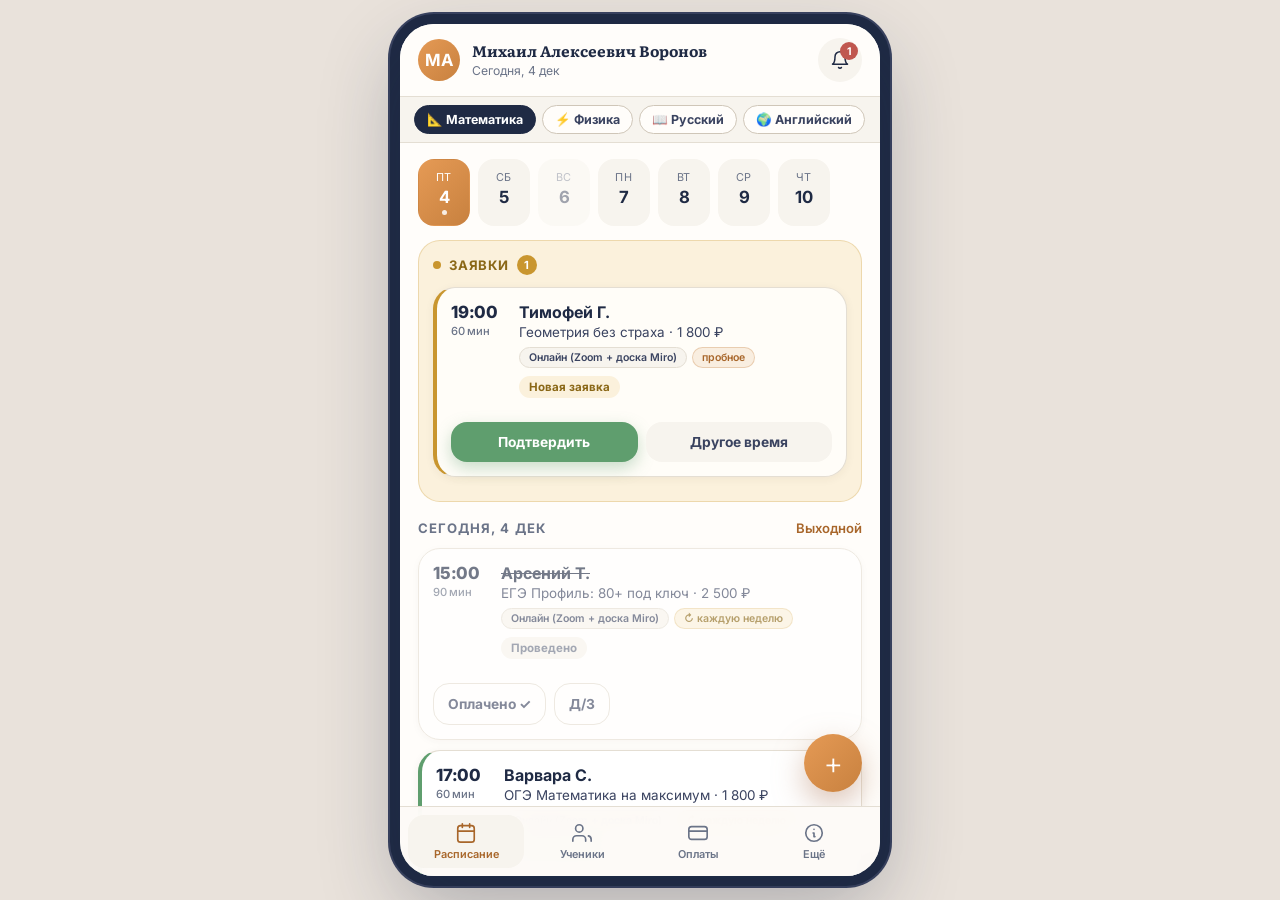
<file: admin-tutor/index.html>
<!DOCTYPE html>
<html lang="ru">
<head>
  <meta charset="UTF-8">
  <meta name="viewport" content="width=device-width, initial-scale=1.0, viewport-fit=cover">
  <meta name="theme-color" content="#f7f4ee">
  <title>Панель репетитора — ЕС</title>
  <link rel="icon" type="image/svg+xml" href="../assets/img/favicon.svg">
  <link rel="preconnect" href="https://fonts.googleapis.com">
  <link rel="preconnect" href="https://fonts.gstatic.com" crossorigin>
  <link href="https://fonts.googleapis.com/css2?family=Literata:ital,opsz,wght@0,7..72,600;0,7..72,700;1,7..72,500&family=Inter:wght@400;500;600;700;800&display=swap" rel="stylesheet">
  <link rel="stylesheet" href="admin.css">
</head>
<body>

<div class="app">
  <header class="app__header">
    <div class="app__hello">
      <span class="app__avatar" id="app-avatar">МВ</span>
      <div>
        <p class="app__greet" id="app-greet">Михаил Воронов</p>
        <p class="app__date" id="today-label">Сегодня</p>
      </div>
    </div>
    <button class="icon-btn" type="button" id="bell" aria-label="Уведомления" aria-expanded="false" aria-controls="notif">
      <svg width="20" height="20" viewBox="0 0 24 24" fill="none" stroke="currentColor" stroke-width="1.8" stroke-linecap="round" stroke-linejoin="round"><path d="M18 8A6 6 0 0 0 6 8c0 7-3 9-3 9h18s-3-2-3-9"/><path d="M13.7 21a2 2 0 0 1-3.4 0"/></svg>
      <span class="icon-btn__badge" id="bell-badge" hidden>0</span>
    </button>
  </header>

  <div class="subject-bar" id="subject-bar" role="tablist" aria-label="Выбор предмета">
    <button class="subj-pill is-active" type="button" data-role="tutor-math">📐 Математика</button>
    <button class="subj-pill" type="button" data-role="tutor-physics">⚡ Физика</button>
    <button class="subj-pill" type="button" data-role="tutor-russian">📖 Русский</button>
    <button class="subj-pill" type="button" data-role="tutor-english">🌍 Английский</button>
  </div>

  <div class="notif" id="notif" aria-hidden="true">
    <div class="notif__backdrop" data-notif-close></div>
    <div class="notif__panel">
      <div class="notif__head">
        <span class="notif__title">Уведомления</span>
        <button class="link-btn" type="button" data-notif-read>Прочитать все</button>
      </div>
      <div class="notif__list" id="notif-list"></div>
    </div>
  </div>

  <main class="app__main">

    <!-- ================= РАСПИСАНИЕ ================= -->
    <section class="screen is-active" id="screen-schedule">
      <div class="week" id="week-strip"></div>

      <div class="pending" id="pending-block">
        <div class="pending__head">
          <span class="pulse"></span>
          Заявки <span class="pending__count" id="pending-count">0</span>
        </div>
        <div id="pending-list"></div>
      </div>

      <div class="day-head">
        <h2 class="day-head__title" id="day-title">Расписание</h2>
        <button class="link-btn" type="button" id="close-day">Выходной</button>
      </div>

      <div class="schedule" id="schedule-list"></div>
      <div class="day-summary" id="day-summary"></div>
    </section>

    <!-- ================= УЧЕНИКИ ================= -->
    <section class="screen" id="screen-students">
      <div class="search">
        <svg width="18" height="18" viewBox="0 0 24 24" fill="none" stroke="currentColor" stroke-width="2" stroke-linecap="round"><circle cx="11" cy="11" r="7"/><path d="m20 20-3.5-3.5"/></svg>
        <input type="search" id="student-search" placeholder="Найти ученика" autocomplete="off">
      </div>
      <div class="clients" id="students-list"></div>
    </section>

    <!-- ================= ОПЛАТЫ ================= -->
    <section class="screen" id="screen-money">
      <div class="money-hero">
        <p class="money-hero__label">Оплачено сегодня</p>
        <p class="money-hero__sum" id="money-today">0 ₽</p>
        <div class="money-hero__row">
          <div><span>За неделю</span><strong id="money-week">0 ₽</strong></div>
          <div><span>За месяц</span><strong id="money-month">0 ₽</strong></div>
        </div>
      </div>

      <h3 class="block-title">Кто должен</h3>
      <div id="debt-list"></div>

      <h3 class="block-title" style="margin-top:20px">История оплат</h3>
      <div class="money-list" id="money-list"></div>
    </section>

    <!-- ================= ЕЩЁ ================= -->
    <section class="screen" id="screen-more">
      <div class="settings-card">
        <button class="setting" type="button" data-sheet="subjects">
          <span class="setting__icon">📚</span>
          <span class="setting__text"><strong>Предметы и цены</strong><small id="subjects-sub">Меняются сразу на сайте</small></span>
          <span class="setting__arrow">›</span>
        </button>
        <button class="setting" type="button" data-sheet="hours">
          <span class="setting__icon">🕘</span>
          <span class="setting__text"><strong>График работы</strong><small>Будни после школы, суббота</small></span>
          <span class="setting__arrow">›</span>
        </button>
        <button class="setting" type="button" data-sheet="packages">
          <span class="setting__icon">🎟️</span>
          <span class="setting__text"><strong>Пакеты занятий</strong><small>Скидки за объём</small></span>
          <span class="setting__arrow">›</span>
        </button>
        <button class="setting" type="button" data-sheet="notify">
          <span class="setting__icon">🔔</span>
          <span class="setting__text"><strong>Уведомления</strong><small>Как сообщать о заявках</small></span>
          <span class="setting__arrow">›</span>
        </button>
      </div>

      <div class="site-card">
        <div class="site-card__info">
          <p class="site-card__title">Мой сайт</p>
          <p class="site-card__link">repetitor-elena.ru</p>
          <div class="site-card__actions">
            <button class="chip-btn" type="button" data-toast="Ссылка скопирована">Скопировать</button>
            <button class="chip-btn" type="button" data-toast="Открываю предпросмотр">Посмотреть</button>
          </div>
        </div>
      </div>

      <div class="settings-card">
        <button class="setting" type="button" data-toast="Поддержка ответит в течение дня">
          <span class="setting__icon">💬</span>
          <span class="setting__text"><strong>Поддержка</strong><small>Отвечаем в течение дня</small></span>
          <span class="setting__arrow">›</span>
        </button>
      </div>
    </section>

  </main>

  <button class="fab" type="button" id="fab-add" aria-label="Записать ученика">+</button>

  <nav class="tabbar" aria-label="Навигация">
    <button class="tab is-active" type="button" data-tab="schedule">
      <svg width="22" height="22" viewBox="0 0 24 24" fill="none" stroke="currentColor" stroke-width="1.8" stroke-linecap="round" stroke-linejoin="round"><rect x="3" y="4" width="18" height="18" rx="3"/><path d="M16 2v4M8 2v4M3 10h18"/></svg>
      <span>Расписание</span>
    </button>
    <button class="tab" type="button" data-tab="students">
      <svg width="22" height="22" viewBox="0 0 24 24" fill="none" stroke="currentColor" stroke-width="1.8" stroke-linecap="round" stroke-linejoin="round"><path d="M16 21v-2a4 4 0 0 0-4-4H6a4 4 0 0 0-4 4v2"/><circle cx="9" cy="7" r="4"/><path d="M22 21v-2a4 4 0 0 0-3-3.87"/></svg>
      <span>Ученики</span>
    </button>
    <button class="tab" type="button" data-tab="money">
      <svg width="22" height="22" viewBox="0 0 24 24" fill="none" stroke="currentColor" stroke-width="1.8" stroke-linecap="round" stroke-linejoin="round"><rect x="2" y="5" width="20" height="14" rx="3"/><path d="M2 10h20"/></svg>
      <span>Оплаты</span>
    </button>
    <button class="tab" type="button" data-tab="more">
      <svg width="22" height="22" viewBox="0 0 24 24" fill="none" stroke="currentColor" stroke-width="1.8" stroke-linecap="round" stroke-linejoin="round"><circle cx="12" cy="12" r="9"/><path d="M12 8h.01M11 12h1v4h1"/></svg>
      <span>Ещё</span>
    </button>
  </nav>

  <!-- ============ РЕДАКТОР ГРАФИКА ============ -->
  <div class="editor" id="schedule-editor" hidden aria-hidden="true">
    <header class="editor__bar">
      <button class="editor__back" type="button" data-editor-close aria-label="Назад">
        <svg width="22" height="22" viewBox="0 0 24 24" fill="none" stroke="currentColor" stroke-width="2" stroke-linecap="round" stroke-linejoin="round"><path d="m15 18-6-6 6-6"/></svg>
      </button>
      <h2 class="editor__title">График работы</h2>
      <button class="editor__save" type="button" data-editor-save>Сохранить</button>
    </header>
    <div class="editor__body" id="sched-body"></div>
  </div>

  <!-- ============ SHEET ============ -->
  <div class="sheet" id="sheet" aria-hidden="true">
    <div class="sheet__backdrop" data-close-sheet></div>
    <div class="sheet__panel" role="dialog" aria-modal="true">
      <div class="sheet__grip" data-close-sheet></div>
      <div class="sheet__content" id="sheet-content"></div>
    </div>
  </div>

  <div class="toast" id="toast" role="status" aria-live="polite"></div>
</div>

<script>window.NAILS_ROLE = 'tutor';</script>
<script src="../shared/store.js"></script>
<script src="admin.js"></script>
</body>
</html>
</file>
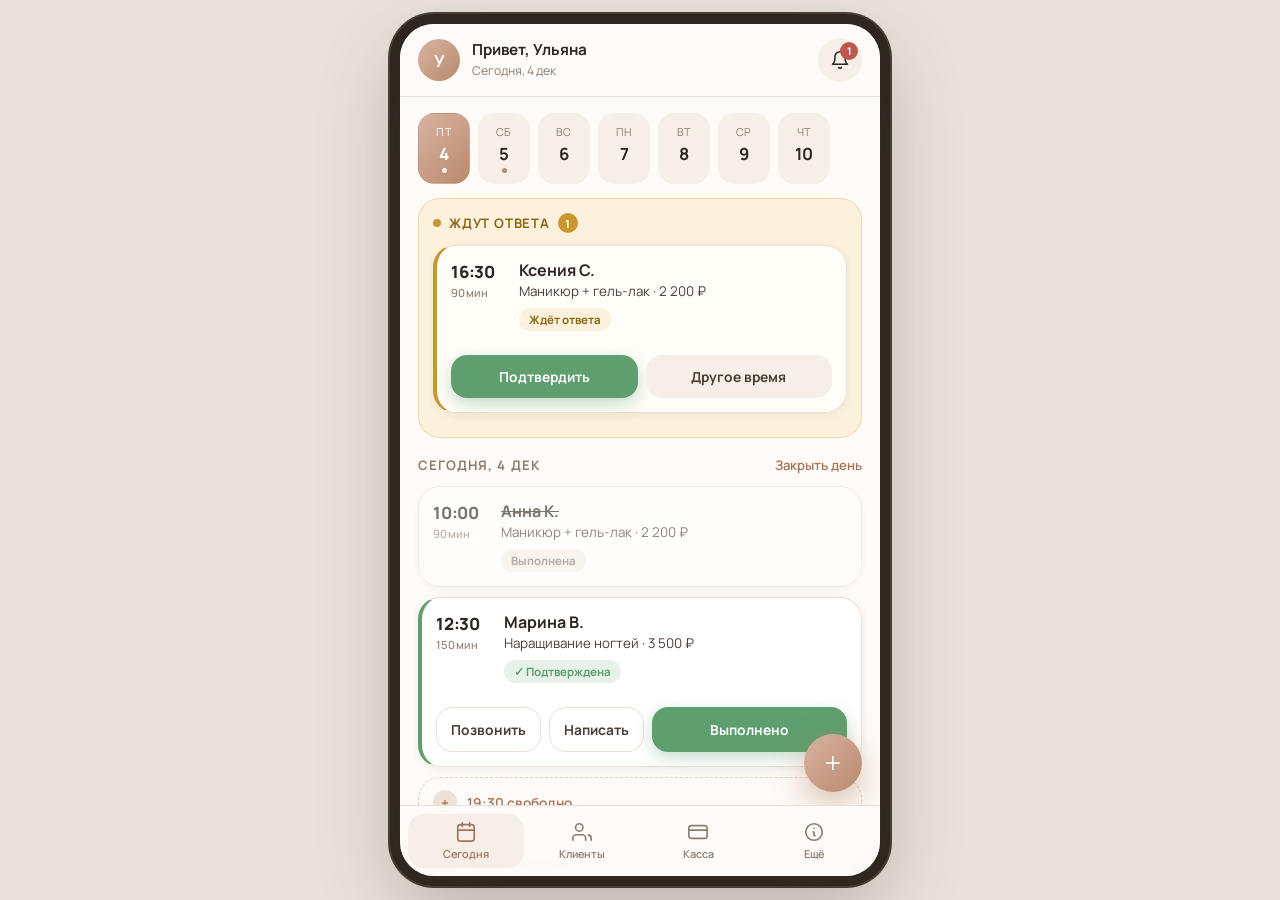
<file: admin/index.html>
<!DOCTYPE html>
<html lang="ru">
<head>
  <meta charset="UTF-8">
  <meta name="viewport" content="width=device-width, initial-scale=1.0, viewport-fit=cover">
  <meta name="theme-color" content="#fdfaf7">
  <title>Панель мастера — NAILS</title>
  <link rel="preconnect" href="https://fonts.googleapis.com">
  <link rel="preconnect" href="https://fonts.gstatic.com" crossorigin>
  <link href="https://fonts.googleapis.com/css2?family=Cormorant+Garamond:ital,wght@0,600;0,700;1,500&family=Manrope:wght@400;500;600;700;800&display=swap" rel="stylesheet">
  <link rel="stylesheet" href="admin.css">
</head>
<body>

<div class="app">
  <header class="app__header">
    <div class="app__hello">
      <span class="app__avatar">У</span>
      <div>
        <p class="app__greet">Привет, Ульяна</p>
        <p class="app__date" id="today-label">Сегодня</p>
      </div>
    </div>
    <button class="icon-btn" type="button" id="bell" aria-label="Уведомления" aria-expanded="false" aria-controls="notif">
      <svg width="20" height="20" viewBox="0 0 24 24" fill="none" stroke="currentColor" stroke-width="1.8" stroke-linecap="round" stroke-linejoin="round"><path d="M18 8A6 6 0 0 0 6 8c0 7-3 9-3 9h18s-3-2-3-9"/><path d="M13.7 21a2 2 0 0 1-3.4 0"/></svg>
      <span class="icon-btn__badge" id="bell-badge" hidden>0</span>
    </button>
  </header>

  <!-- ============ УВЕДОМЛЕНИЯ ============ -->
  <div class="notif" id="notif" aria-hidden="true">
    <div class="notif__backdrop" data-notif-close></div>
    <div class="notif__panel">
      <div class="notif__head">
        <span class="notif__title">Уведомления</span>
        <button class="link-btn" type="button" data-notif-read>Прочитать все</button>
      </div>
      <div class="notif__list" id="notif-list"></div>
    </div>
  </div>

  <main class="app__main">

    <!-- ================= СЕГОДНЯ ================= -->
    <section class="screen is-active" id="screen-today">
      <div class="week" id="week-strip"></div>

      <div class="pending" id="pending-block">
        <div class="pending__head">
          <span class="pulse"></span>
          Ждут ответа <span class="pending__count" id="pending-count">2</span>
        </div>
        <div id="pending-list"></div>
      </div>

      <div class="day-head">
        <h2 class="day-head__title" id="day-title">Расписание</h2>
        <button class="link-btn" type="button" id="close-day">Закрыть день</button>
      </div>

      <div class="schedule" id="schedule-list"></div>

      <div class="day-summary" id="day-summary"></div>
    </section>

    <!-- ================= КЛИЕНТЫ ================= -->
    <section class="screen" id="screen-clients">
      <div class="search">
        <svg width="18" height="18" viewBox="0 0 24 24" fill="none" stroke="currentColor" stroke-width="2" stroke-linecap="round"><circle cx="11" cy="11" r="7"/><path d="m20 20-3.5-3.5"/></svg>
        <input type="search" id="client-search" placeholder="Найти клиентку" autocomplete="off">
      </div>
      <div class="clients" id="clients-list"></div>
    </section>

    <!-- ================= КАССА ================= -->
    <section class="screen" id="screen-money">
      <div class="money-hero">
        <p class="money-hero__label">Сегодня</p>
        <p class="money-hero__sum" id="money-today">0 ₽</p>
        <div class="money-hero__row">
          <div><span>За неделю</span><strong id="money-week">0 ₽</strong></div>
          <div><span>За месяц</span><strong id="money-month">0 ₽</strong></div>
        </div>
      </div>
      <h3 class="block-title">Выполненные визиты</h3>
      <div class="money-list" id="money-list"></div>
    </section>

    <!-- ================= ЕЩЁ ================= -->
    <section class="screen" id="screen-more">
      <div class="settings-card">
        <button class="setting" type="button" data-sheet="services">
          <span class="setting__icon">💅</span>
          <span class="setting__text"><strong>Услуги и цены</strong><small>Меняются сразу на сайте</small></span>
          <span class="setting__arrow">›</span>
        </button>
        <button class="setting" type="button" data-sheet="hours">
          <span class="setting__icon">🕘</span>
          <span class="setting__text"><strong>График работы</strong><small>Пн–Сб, 10:00–21:00</small></span>
          <span class="setting__arrow">›</span>
        </button>
        <button class="setting" type="button" data-sheet="notify">
          <span class="setting__icon">🔔</span>
          <span class="setting__text"><strong>Уведомления</strong><small>Push включён · СМС выкл.</small></span>
          <span class="setting__arrow">›</span>
        </button>
        <button class="setting" type="button" data-sheet="portfolio">
          <span class="setting__icon">🖼️</span>
          <span class="setting__text"><strong>Портфолио</strong><small>8 работ на сайте</small></span>
          <span class="setting__arrow">›</span>
        </button>
      </div>

      <div class="site-card">
        <div class="site-card__qr" aria-hidden="true">
          <svg viewBox="0 0 29 29" width="96" height="96" shape-rendering="crispEdges">
            <rect width="29" height="29" fill="#fff"/>
            <g fill="#3d3129">
              <path d="M1 1h7v7H1zM2 2h5v5H2z"/><path d="M1 21h7v7H1zM2 22h5v5H2z"/><path d="M21 1h7v7h-7zM22 2h5v5h-5z"/>
              <path d="M10 1h1v1h-1zM12 1h1v2h-1zM14 1h1v1h-1zM10 3h1v1h-1zM13 3h2v1h-2zM10 5h2v1h-2zM13 5h1v1h-1zM15 2h1v2h-1zM16 4h1v2h-1z"/>
              <path d="M1 10h2v1H1zM4 10h1v2H4zM6 10h2v1H6zM1 12h1v1H1zM3 12h2v1H3zM6 13h1v1H6zM1 14h2v1H1zM4 14h1v2H4zM6 15h2v1H6z"/>
              <path d="M10 9h2v1h-2zM13 9h1v1h-1zM15 9h2v1h-2zM18 9h2v1h-2zM23 9h2v1h-2zM26 9h2v1h-2z"/>
              <path d="M9 11h1v2H9zM11 11h2v1h-2zM14 11h2v2h-2zM17 11h1v1h-1zM19 11h2v1h-2zM22 11h2v1h-2zM25 11h1v2h-1zM27 11h1v2h-1z"/>
              <path d="M10 14h1v1h-1zM12 14h2v1h-2zM16 14h1v2h-1zM18 14h1v1h-1zM20 14h2v2h-2zM23 14h1v1h-1zM26 14h2v1h-2zM9 16h3v1H9zM13 16h2v1h-2zM17 16h2v1h-2zM21 16h1v2h-1zM24 16h2v1h-2zM27 16h1v1h-1z"/>
              <path d="M10 18h1v1h-1zM12 18h2v2h-2zM15 18h1v1h-1zM18 18h2v1h-2zM23 18h1v1h-1zM25 18h2v1h-2zM9 20h2v1H9zM13 20h1v1h-1zM16 20h2v1h-2zM19 20h1v2h-1zM22 20h2v1h-2zM26 20h1v1h-1z"/>
              <path d="M10 22h2v1h-2zM14 22h1v2h-1zM16 22h1v1h-1zM18 22h2v1h-2zM21 22h1v1h-1zM24 22h1v1h-1zM27 22h1v1h-1zM9 24h1v1H9zM11 24h2v1h-2zM15 24h2v1h-2zM19 24h2v1h-2zM23 24h1v1h-1zM25 24h1v1h-1zM27 24h1v2h-1z"/>
              <path d="M10 26h1v1h-1zM13 26h2v1h-2zM16 26h1v1h-1zM18 26h2v1h-2zM22 26h2v1h-2zM26 26h1v1h-1z"/>
            </g>
          </svg>
        </div>
        <div class="site-card__info">
          <p class="site-card__title">Мой сайт</p>
          <p class="site-card__link">nails-ulyana.ru</p>
          <div class="site-card__actions">
            <button class="chip-btn" type="button" data-toast="Ссылка скопирована">Скопировать</button>
            <button class="chip-btn" type="button" data-toast="Открываю предпросмотр">Посмотреть</button>
          </div>
        </div>
      </div>

      <div class="settings-card">
        <button class="setting" type="button" data-toast="Помощь откроется позже">
          <span class="setting__icon">💬</span>
          <span class="setting__text"><strong>Поддержка</strong><small>Отвечаем в течение дня</small></span>
          <span class="setting__arrow">›</span>
        </button>
      </div>
    </section>

  </main>

  <button class="fab" type="button" id="fab-add" aria-label="Записать клиента">+</button>

  <nav class="tabbar" aria-label="Навигация">
    <button class="tab is-active" type="button" data-tab="today">
      <svg width="22" height="22" viewBox="0 0 24 24" fill="none" stroke="currentColor" stroke-width="1.8" stroke-linecap="round" stroke-linejoin="round"><rect x="3" y="4" width="18" height="18" rx="3"/><path d="M16 2v4M8 2v4M3 10h18"/></svg>
      <span>Сегодня</span>
    </button>
    <button class="tab" type="button" data-tab="clients">
      <svg width="22" height="22" viewBox="0 0 24 24" fill="none" stroke="currentColor" stroke-width="1.8" stroke-linecap="round" stroke-linejoin="round"><path d="M16 21v-2a4 4 0 0 0-4-4H6a4 4 0 0 0-4 4v2"/><circle cx="9" cy="7" r="4"/><path d="M22 21v-2a4 4 0 0 0-3-3.87"/></svg>
      <span>Клиенты</span>
    </button>
    <button class="tab" type="button" data-tab="money">
      <svg width="22" height="22" viewBox="0 0 24 24" fill="none" stroke="currentColor" stroke-width="1.8" stroke-linecap="round" stroke-linejoin="round"><rect x="2" y="5" width="20" height="14" rx="3"/><path d="M2 10h20"/></svg>
      <span>Касса</span>
    </button>
    <button class="tab" type="button" data-tab="more">
      <svg width="22" height="22" viewBox="0 0 24 24" fill="none" stroke="currentColor" stroke-width="1.8" stroke-linecap="round" stroke-linejoin="round"><circle cx="12" cy="12" r="9"/><path d="M12 8h.01M11 12h1v4h1"/></svg>
      <span>Ещё</span>
    </button>
  </nav>

  <!-- ============ РЕДАКТОР ГРАФИКА ============ -->
  <div class="editor" id="schedule-editor" hidden aria-hidden="true">
    <header class="editor__bar">
      <button class="editor__back" type="button" data-editor-close aria-label="Назад">
        <svg width="22" height="22" viewBox="0 0 24 24" fill="none" stroke="currentColor" stroke-width="2" stroke-linecap="round" stroke-linejoin="round"><path d="m15 18-6-6 6-6"/></svg>
      </button>
      <h2 class="editor__title">График работы</h2>
      <button class="editor__save" type="button" data-editor-save>Сохранить</button>
    </header>
    <div class="editor__body" id="sched-body"></div>
  </div>

  <!-- ============ SHEET ============ -->
  <div class="sheet" id="sheet" aria-hidden="true">
    <div class="sheet__backdrop" data-close-sheet></div>
    <div class="sheet__panel" role="dialog" aria-modal="true">
      <div class="sheet__grip" data-close-sheet></div>
      <div class="sheet__content" id="sheet-content"></div>
    </div>
  </div>

  <div class="toast" id="toast" role="status" aria-live="polite"></div>
</div>

<script src="../shared/store.js"></script>
<script src="admin.js"></script>
</body>
</html>
</file>
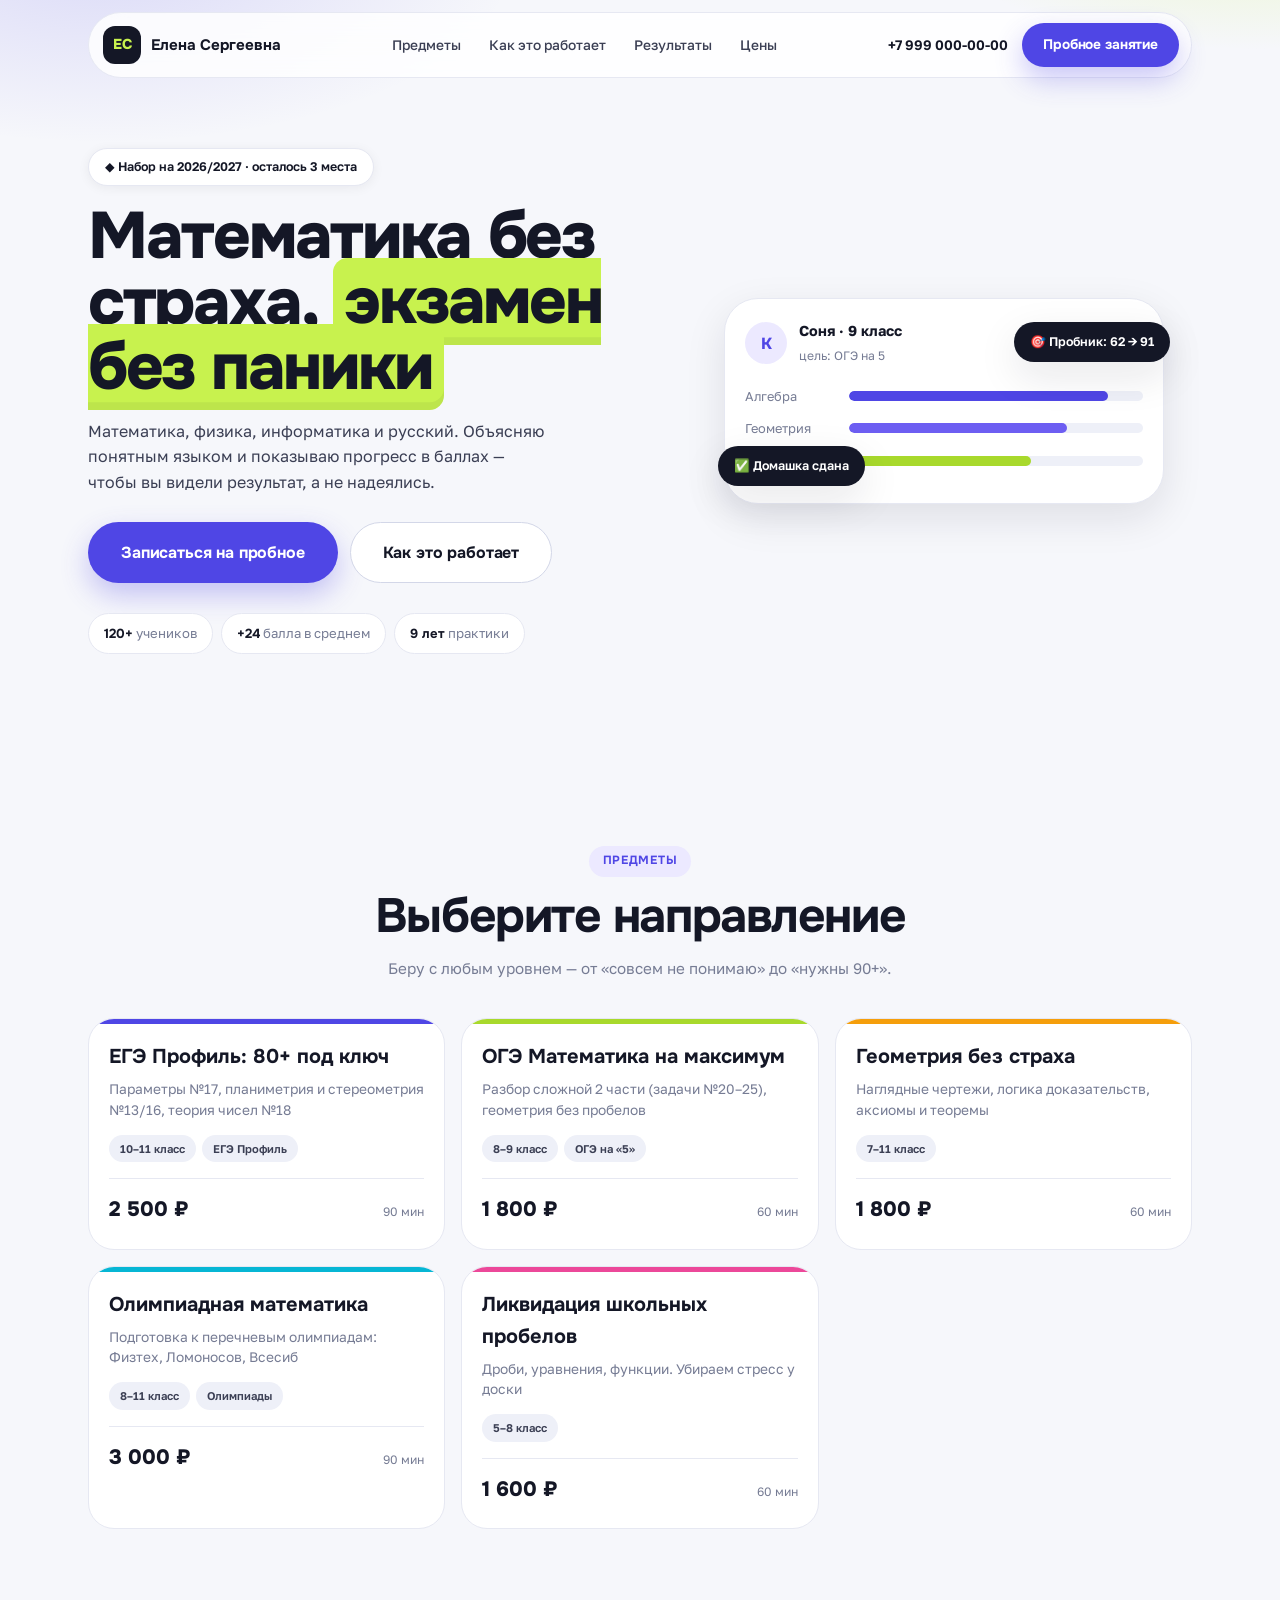
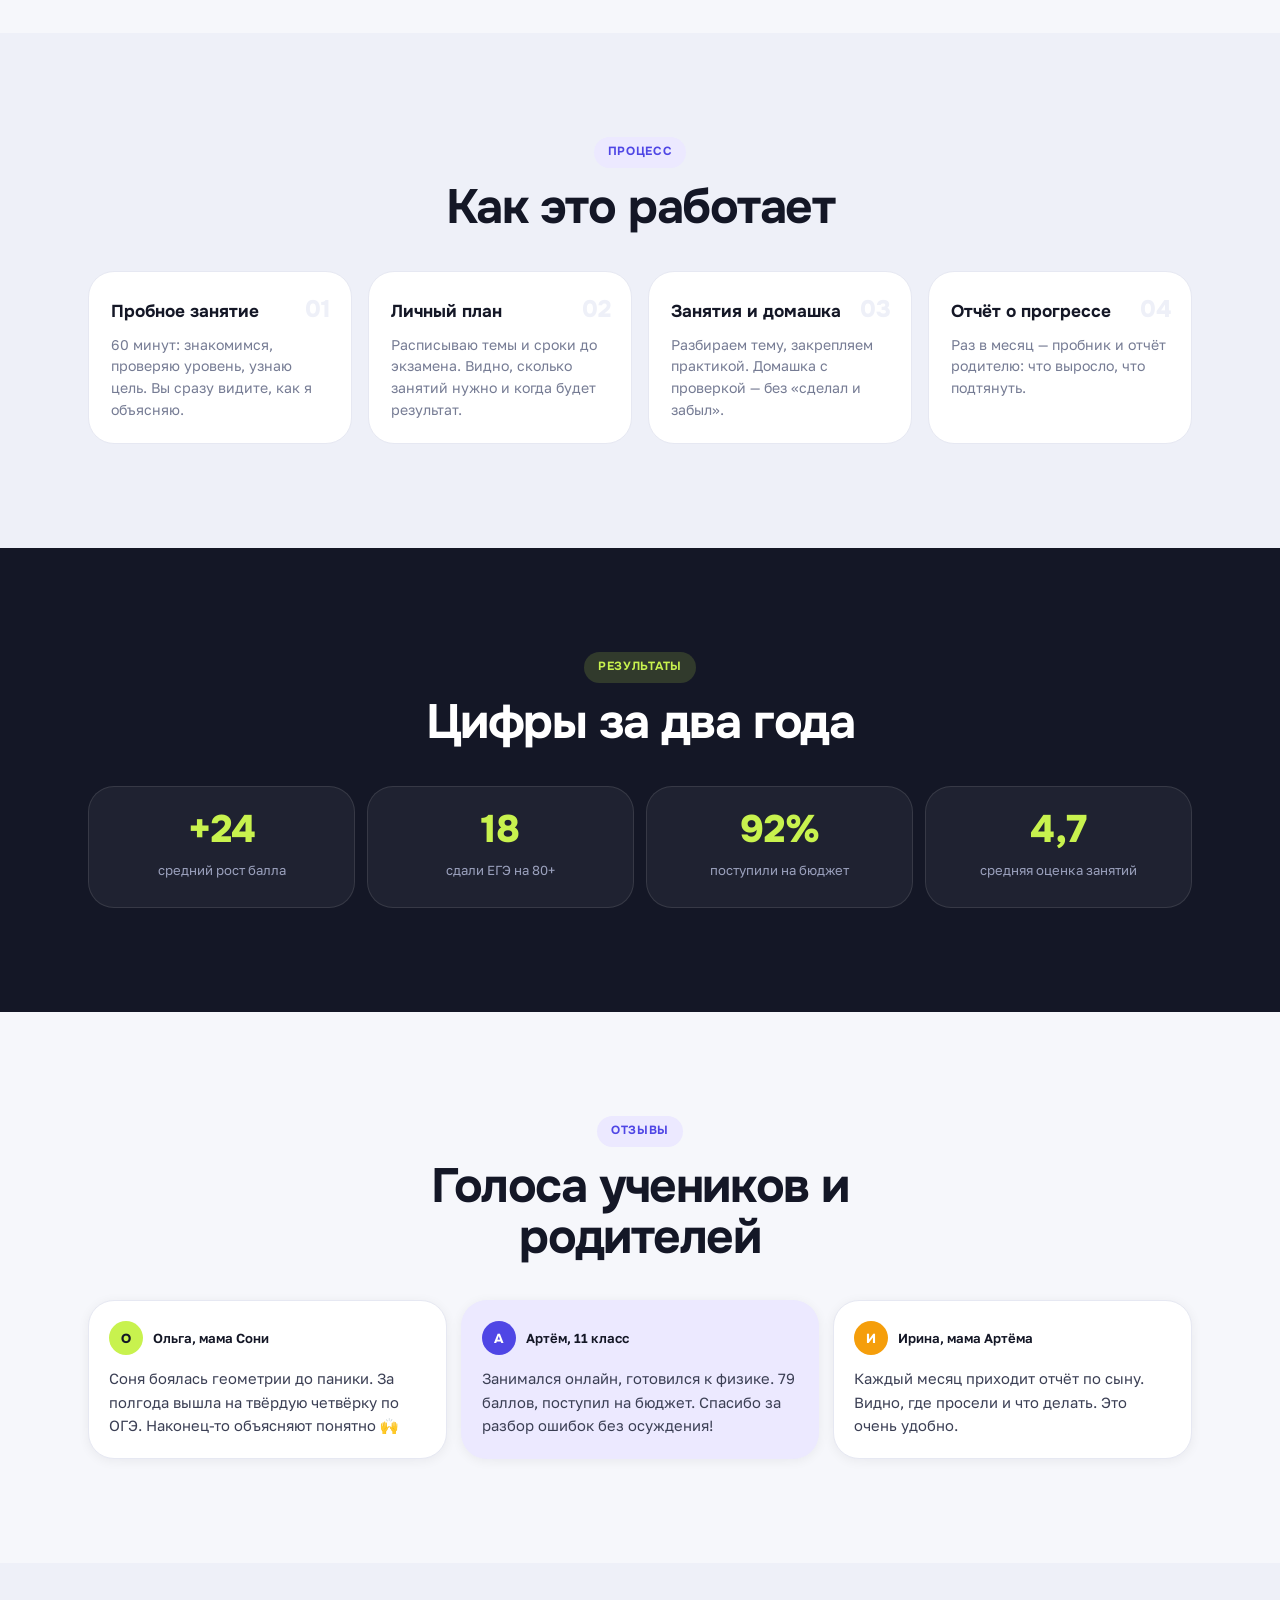
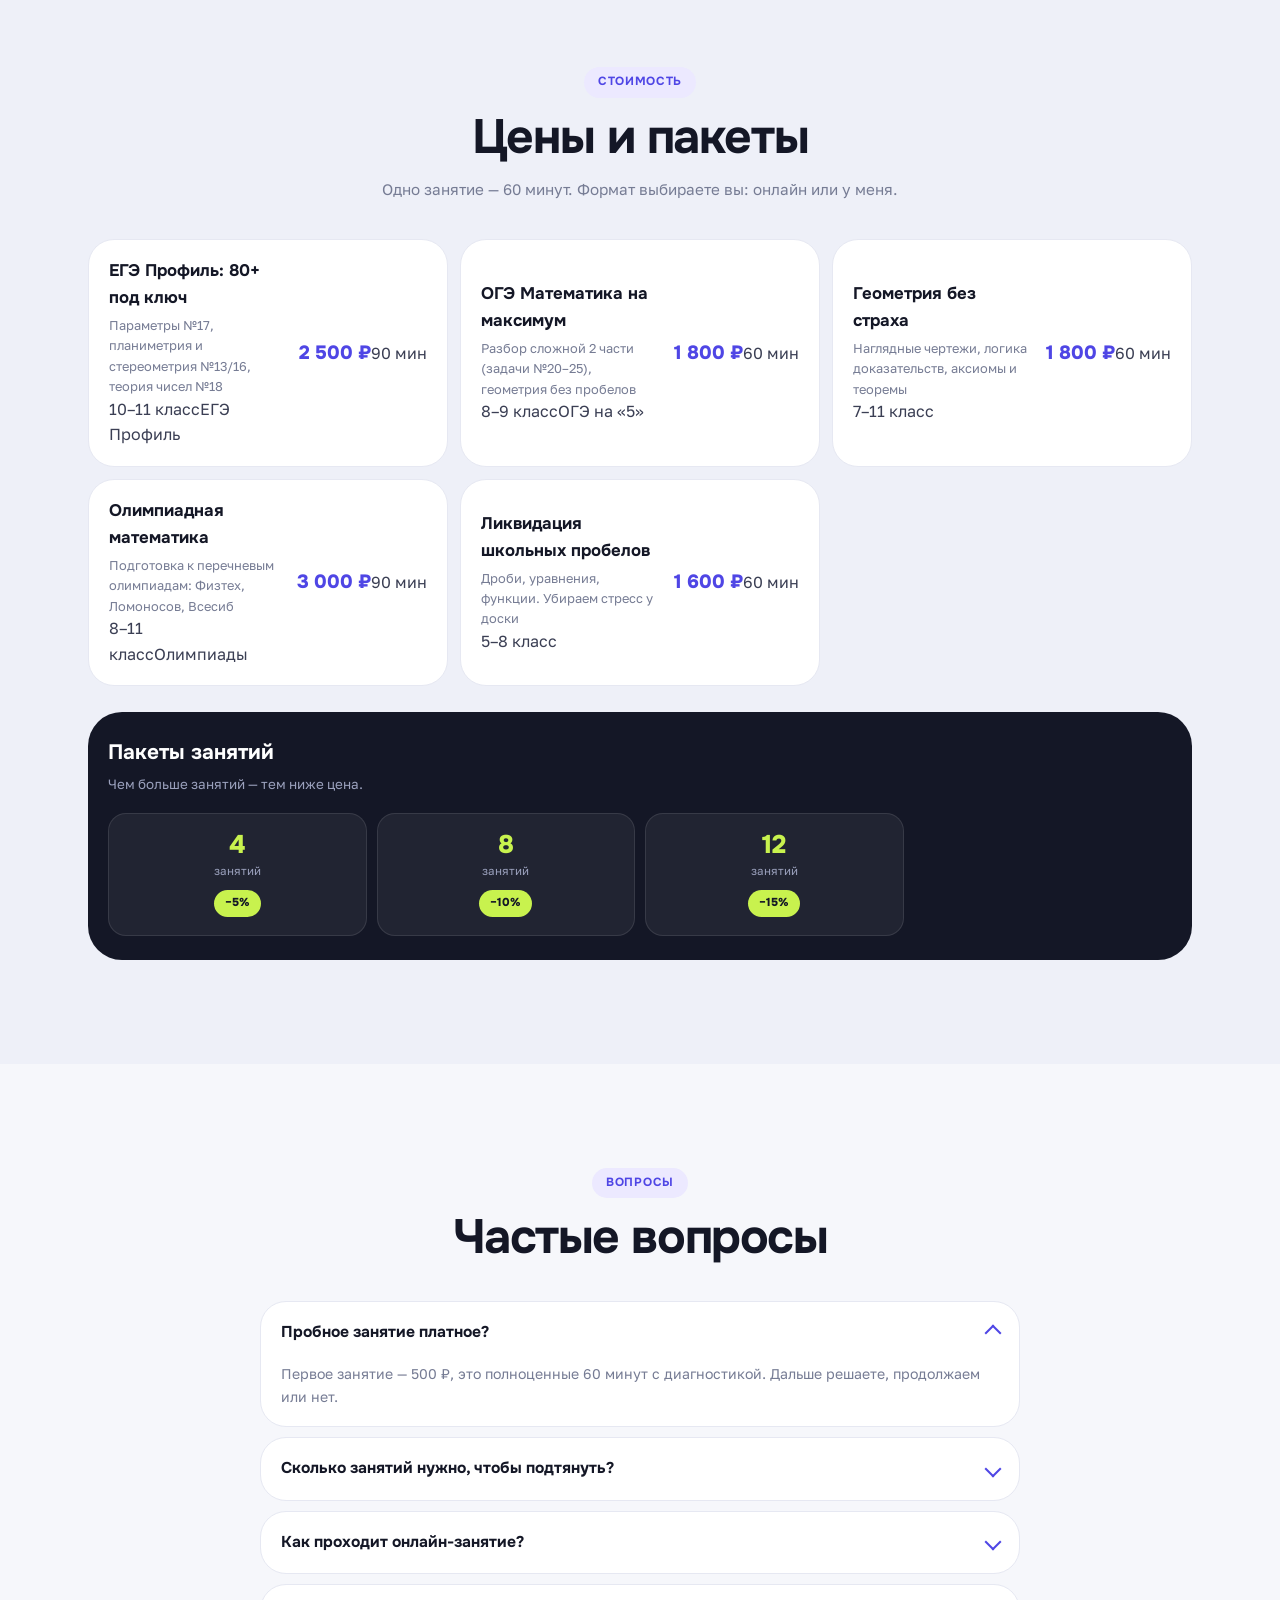
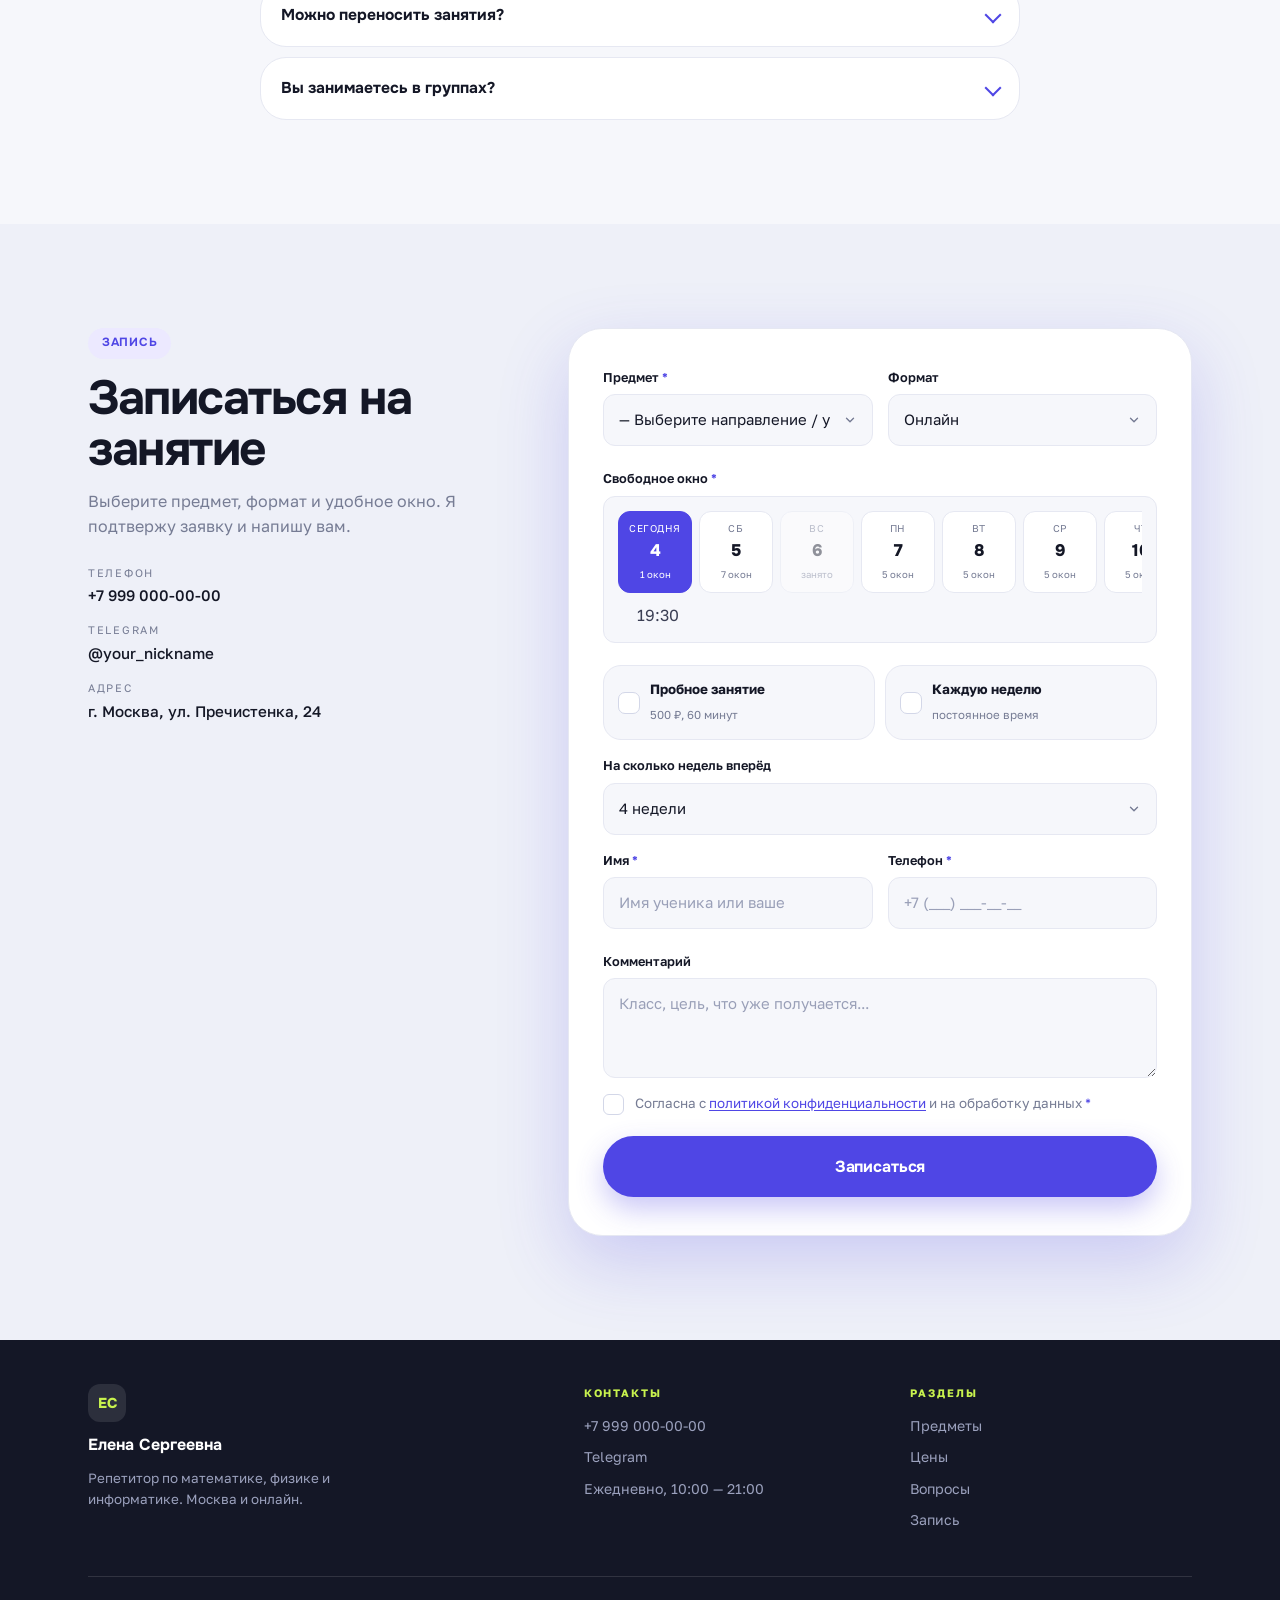
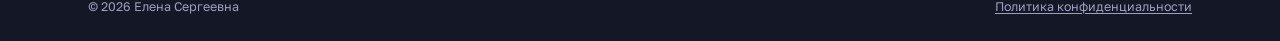
<file: variant-tutor-b/index.html>
<!DOCTYPE html>
<html lang="ru">
<head>
  <meta charset="UTF-8">
  <meta name="viewport" content="width=device-width, initial-scale=1.0">
  <meta name="description" content="Репетитор по математике, физике и информатике. Подготовка к ОГЭ и ЕГЭ. Понятные занятия, видимый прогресс, пробное занятие со скидкой.">
  <meta name="theme-color" content="#f6f7fb">
  <link rel="icon" type="image/svg+xml" href="../assets/img/favicon.svg">
  <title>Елена Сергеевна — репетитор · ОГЭ, ЕГЭ, понятно и по делу</title>
  <meta property="og:type" content="website">
  <meta property="og:locale" content="ru_RU">
  <meta property="og:title" content="Елена Сергеевна — репетитор · подготовка к ОГЭ и ЕГЭ">
  <meta property="og:description" content="Математика, физика, информатика. Понятные объяснения и видимый прогресс. Первое занятие — пробное.">
  <link rel="preconnect" href="https://fonts.googleapis.com">
  <link rel="preconnect" href="https://fonts.gstatic.com" crossorigin>
  <link href="https://fonts.googleapis.com/css2?family=Onest:wght@500;600;700;800&family=Golos+Text:wght@400;500;600;700&display=swap" rel="stylesheet">
  <link rel="stylesheet" href="styles.css">
</head>
<body>

  <!-- ============ TOPBAR ============ -->
  <header class="topbar" id="topbar">
    <div class="wrap">
      <div class="topbar__pill" id="topbar-pill">
        <a class="brand" href="#top">
          <span class="brand__logo">ЕС</span>
          <span class="brand__name">Елена Сергеевна</span>
        </a>

        <nav class="topnav" aria-label="Основная навигация">
          <a class="topnav__link" href="#subjects">Предметы</a>
          <a class="topnav__link" href="#how">Как это работает</a>
          <a class="topnav__link" href="#results">Результаты</a>
          <a class="topnav__link" href="#price">Цены</a>
        </nav>

        <div class="topbar__actions">
          <a class="topbar__phone" href="tel:+79990000000">+7 999 000-00-00</a>
          <a class="btn btn--primary btn--sm" href="#booking">Пробное занятие</a>
          <button class="burger" id="burger" type="button" aria-label="Открыть меню" aria-controls="menu" aria-expanded="false">
            <span></span><span></span><span></span>
          </button>
        </div>
      </div>
    </div>
  </header>

  <div class="menu" id="menu" aria-hidden="true">
    <nav class="menu__panel" aria-label="Меню">
      <div class="menu__head">
        <span class="brand__logo">ЕС</span>
        <span class="brand__name">Елена Сергеевна</span>
        <button class="menu__close" type="button" data-menu-close aria-label="Закрыть меню">×</button>
      </div>
      <a class="menu__link" href="#subjects">Предметы</a>
      <a class="menu__link" href="#how">Как это работает</a>
      <a class="menu__link" href="#results">Результаты</a>
      <a class="menu__link" href="#reviews">Отзывы</a>
      <a class="menu__link" href="#price">Цены</a>
      <a class="menu__link" href="#faq">Вопросы</a>
      <a class="btn btn--primary menu__cta" href="#booking">Записаться на пробное</a>
    </nav>
  </div>

  <main>

    <!-- ============ HERO ============ -->
    <section class="hero" id="top">
      <div class="hero__glow" aria-hidden="true"></div>
      <div class="wrap hero__inner">
        <div class="hero__text">
          <span class="pill-badge" data-reveal>◆ Набор на 2026/2027 · осталось 3 места</span>
          <h1 class="hero__title" data-reveal>Математика без страха, <em>экзамен без паники</em></h1>
          <p class="hero__lead" data-reveal>
            Математика, физика, информатика и русский. Объясняю понятным языком и показываю прогресс
            в баллах — чтобы вы видели результат, а не надеялись.
          </p>
          <div class="hero__actions" data-reveal>
            <a class="btn btn--primary btn--lg" href="#booking">Записаться на пробное</a>
            <a class="btn btn--ghost btn--lg" href="#how">Как это работает</a>
          </div>
          <ul class="hero__chips" data-reveal>
            <li><b>120+</b> учеников</li>
            <li><b>+24</b> балла в среднем</li>
            <li><b>9 лет</b> практики</li>
          </ul>
        </div>

        <div class="hero__panel" data-reveal aria-hidden="true">
          <div class="panel-card">
            <div class="panel-card__head">
              <span class="panel-card__ava">К</span>
              <div>
                <strong>Соня · 9 класс</strong>
                <small>цель: ОГЭ на 5</small>
              </div>
              <span class="panel-card__pct">91%</span>
            </div>
            <div class="panel-row"><span>Алгебра</span><div class="track"><i style="width:88%"></i></div></div>
            <div class="panel-row"><span>Геометрия</span><div class="track"><i class="c2" style="width:74%"></i></div></div>
            <div class="panel-row"><span>Задачи ОГЭ</span><div class="track"><i class="c3" style="width:62%"></i></div></div>
          </div>

          <div class="panel-float panel-float--1">
            <span>🎯</span> Пробник: 62 → 91
          </div>
          <div class="panel-float panel-float--2">
            <span>✅</span> Домашка сдана
          </div>
        </div>
      </div>
    </section>

    <!-- ============ SUBJECTS ============ -->
    <section class="section" id="subjects">
      <div class="wrap">
        <header class="head" data-reveal>
          <span class="head__tag">Предметы</span>
          <h2 class="head__title">Выберите направление</h2>
          <p class="head__sub">Беру с любым уровнем — от «совсем не понимаю» до «нужны 90+».</p>
        </header>
        <div class="subjects" id="subjects-grid" data-reveal></div>
      </div>
    </section>

    <!-- ============ HOW ============ -->
    <section class="section section--soft" id="how">
      <div class="wrap">
        <header class="head" data-reveal>
          <span class="head__tag">Процесс</span>
          <h2 class="head__title">Как это работает</h2>
        </header>

        <div class="flow" data-reveal>
          <article class="flow__step">
            <span class="flow__num">01</span>
            <h3>Пробное занятие</h3>
            <p>60 минут: знакомимся, проверяю уровень, узнаю цель. Вы сразу видите, как я объясняю.</p>
          </article>
          <article class="flow__step">
            <span class="flow__num">02</span>
            <h3>Личный план</h3>
            <p>Расписываю темы и сроки до экзамена. Видно, сколько занятий нужно и когда будет результат.</p>
          </article>
          <article class="flow__step">
            <span class="flow__num">03</span>
            <h3>Занятия и домашка</h3>
            <p>Разбираем тему, закрепляем практикой. Домашка с проверкой — без «сделал и забыл».</p>
          </article>
          <article class="flow__step">
            <span class="flow__num">04</span>
            <h3>Отчёт о прогрессе</h3>
            <p>Раз в месяц — пробник и отчёт родителю: что выросло, что подтянуть.</p>
          </article>
        </div>
      </div>
    </section>

    <!-- ============ RESULTS ============ -->
    <section class="section section--dark" id="results">
      <div class="wrap">
        <header class="head" data-reveal>
          <span class="head__tag">Результаты</span>
          <h2 class="head__title head__title--light">Цифры за два года</h2>
        </header>
        <div class="numbers" data-reveal>
          <div class="number"><strong>+24</strong><span>средний рост балла</span></div>
          <div class="number"><strong>18</strong><span>сдали ЕГЭ на 80+</span></div>
          <div class="number"><strong>92%</strong><span>поступили на бюджет</span></div>
          <div class="number"><strong>4,7</strong><span>средняя оценка занятий</span></div>
        </div>
      </div>
    </section>

    <!-- ============ REVIEWS ============ -->
    <section class="section" id="reviews">
      <div class="wrap">
        <header class="head" data-reveal>
          <span class="head__tag">Отзывы</span>
          <h2 class="head__title">Голоса учеников и родителей</h2>
        </header>

        <div class="chats" data-reveal>
          <figure class="chat">
            <figcaption class="chat__who"><span class="chat__ava">О</span> Ольга, мама Сони</figcaption>
            <blockquote class="chat__text">Соня боялась геометрии до паники. За полгода вышла на твёрдую четвёрку по ОГЭ. Наконец-то объясняют понятно 🙌</blockquote>
          </figure>
          <figure class="chat chat--alt">
            <figcaption class="chat__who"><span class="chat__ava chat__ava--2">А</span> Артём, 11 класс</figcaption>
            <blockquote class="chat__text">Занимался онлайн, готовился к физике. 79 баллов, поступил на бюджет. Спасибо за разбор ошибок без осуждения!</blockquote>
          </figure>
          <figure class="chat">
            <figcaption class="chat__who"><span class="chat__ava chat__ava--3">И</span> Ирина, мама Артёма</figcaption>
            <blockquote class="chat__text">Каждый месяц приходит отчёт по сыну. Видно, где просели и что делать. Это очень удобно.</blockquote>
          </figure>
        </div>
      </div>
    </section>

    <!-- ============ PRICE ============ -->
    <section class="section section--soft" id="price">
      <div class="wrap">
        <header class="head" data-reveal>
          <span class="head__tag">Стоимость</span>
          <h2 class="head__title">Цены и пакеты</h2>
          <p class="head__sub">Одно занятие — 60 минут. Формат выбираете вы: онлайн или у меня.</p>
        </header>

        <ul class="prices" id="price-list" data-reveal></ul>

        <div class="packs" data-reveal>
          <div class="packs__head">
            <h3>Пакеты занятий</h3>
            <p>Чем больше занятий — тем ниже цена.</p>
          </div>
          <div class="packs__grid" id="packages-grid"></div>
        </div>
      </div>
    </section>

    <!-- ============ FAQ ============ -->
    <section class="section" id="faq">
      <div class="wrap">
        <header class="head" data-reveal>
          <span class="head__tag">Вопросы</span>
          <h2 class="head__title">Частые вопросы</h2>
        </header>

        <div class="faq" data-reveal>
          <details class="faq__item" open>
            <summary>Пробное занятие платное?</summary>
            <p>Первое занятие — 500 ₽, это полноценные 60 минут с диагностикой. Дальше решаете, продолжаем или нет.</p>
          </details>
          <details class="faq__item">
            <summary>Сколько занятий нужно, чтобы подтянуть?</summary>
            <p>Зависит от пробелов. Для ОГЭ обычно хватает 1–2 занятий в неделю в течение года. На пробном скажу честно, реально ли уложиться в ваш срок.</p>
          </details>
          <details class="faq__item">
            <summary>Как проходит онлайн-занятие?</summary>
            <p>Созваниваемся по видео, пишу на общей онлайн-доске. Ученик видит объяснение и может писать сам. Домашку скидываю после занятия.</p>
          </details>
          <details class="faq__item">
            <summary>Можно переносить занятия?</summary>
            <p>Да, не позднее чем за 24 часа. Если предупредить позже, занятие списывается — место уже забронировано за вами.</p>
          </details>
          <details class="faq__item">
            <summary>Вы занимаетесь в группах?</summary>
            <p>Да, есть мини-группы по 3–4 человека и занятия в паре. Это дешевле индивидуальных и подходит для мотивированных учеников.</p>
          </details>
        </div>
      </div>
    </section>

    <!-- ============ BOOKING ============ -->
    <section class="section booking" id="booking">
      <div class="wrap booking__inner">
        <aside class="booking__aside" data-reveal>
          <span class="head__tag">Запись</span>
          <h2 class="head__title head__title--left">Записаться на занятие</h2>
          <p class="booking__text">Выберите предмет, формат и удобное окно. Я подтвержу заявку и напишу вам.</p>

          <ul class="booking__contacts">
            <li><span>Телефон</span><a href="tel:+79990000000">+7 999 000-00-00</a></li>
            <li><span>Telegram</span><a href="https://t.me/your_nickname" target="_blank" rel="noopener noreferrer">@your_nickname</a></li>
            <li><span>Адрес</span><address>г. Москва, ул. Пречистенка, 24</address></li>
          </ul>
        </aside>

        <form class="form" id="booking-form" novalidate data-reveal>
          <input type="text" name="_gotcha" id="_gotcha" class="form__hp" tabindex="-1" autocomplete="off" aria-hidden="true">
          <input type="hidden" id="timezone" name="timezone" value="">

          <div class="f-row">
            <div class="f-field">
              <label class="f-label" for="service">Предмет <i>*</i></label>
              <select class="f-input f-select" id="service" name="service" required>
                <option value="" selected disabled>— Выберите —</option>
              </select>
              <span class="f-error" data-error-for="service" role="alert"></span>
            </div>
            <div class="f-field">
              <label class="f-label" for="format">Формат</label>
              <select class="f-input f-select" id="format" name="format">
                <option value="online">Онлайн</option>
                <option value="offline">У преподавателя</option>
                <option value="student">У меня (выезд)</option>
              </select>
            </div>
          </div>

          <div class="f-field">
            <label class="f-label">Свободное окно <i>*</i></label>
            <div class="slots">
              <div class="slots__days" id="slots-days" role="tablist" aria-label="Выбор дня"></div>
              <div class="slots__grid" id="slots-grid" aria-live="polite"></div>
            </div>
            <input type="hidden" id="datetime" name="datetime">
            <span class="f-error" data-error-for="datetime" role="alert"></span>
          </div>

          <div class="f-toggles">
            <label class="toggle" for="trial">
              <input class="toggle__input" type="checkbox" id="trial" name="trial" value="yes">
              <span class="toggle__box"></span>
              <span class="toggle__label"><b>Пробное занятие</b><small>500 ₽, 60 минут</small></span>
            </label>
            <label class="toggle" for="repeat">
              <input class="toggle__input" type="checkbox" id="repeat" name="repeat" value="weekly">
              <span class="toggle__box"></span>
              <span class="toggle__label"><b>Каждую неделю</b><small>постоянное время</small></span>
            </label>
          </div>

          <div class="f-field" id="weeks-field" hidden>
            <label class="f-label" for="weeks">На сколько недель вперёд</label>
            <select class="f-input f-select" id="weeks" name="weeks">
              <option value="4">4 недели</option>
              <option value="8">8 недель</option>
              <option value="12">12 недель</option>
            </select>
          </div>

          <div class="f-row">
            <div class="f-field">
              <label class="f-label" for="name">Имя <i>*</i></label>
              <input class="f-input" type="text" id="name" name="name" placeholder="Имя ученика или ваше" autocomplete="name" required>
              <span class="f-error" data-error-for="name" role="alert"></span>
            </div>
            <div class="f-field">
              <label class="f-label" for="phone">Телефон <i>*</i></label>
              <input class="f-input" type="tel" id="phone" name="phone" placeholder="+7 (___) ___-__-__" autocomplete="tel" inputmode="tel" required>
              <span class="f-error" data-error-for="phone" role="alert"></span>
            </div>
          </div>

          <div class="f-field">
            <label class="f-label" for="comment">Комментарий</label>
            <textarea class="f-input" id="comment" name="comment" rows="3" placeholder="Класс, цель, что уже получается..."></textarea>
          </div>

          <div class="f-field f-field--check">
            <label class="f-check" for="privacy">
              <input class="f-checkbox" type="checkbox" id="privacy" name="privacy" value="yes" required>
              <span>Согласна с <a href="../privacy.html" target="_blank" rel="noopener">политикой конфиденциальности</a> и на обработку данных <i>*</i></span>
            </label>
            <span class="f-error" data-error-for="privacy" role="alert"></span>
          </div>

          <button class="btn btn--primary btn--lg btn--block form__submit" type="submit">Записаться</button>

          <p class="form__success" id="form-success" role="status" aria-live="polite" hidden>
            ✦ Заявка отправлена! Я свяжусь с вами, чтобы подтвердить время.
          </p>
        </form>
      </div>
    </section>

  </main>

  <!-- ============ FOOTER ============ -->
  <footer class="footer">
    <div class="wrap footer__inner">
      <div class="footer__brand">
        <span class="brand__logo">ЕС</span>
        <strong>Елена Сергеевна</strong>
        <p>Репетитор по математике, физике и информатике. Москва и онлайн.</p>
      </div>

      <div class="footer__col">
        <h3>Контакты</h3>
        <a href="tel:+79990000000">+7 999 000-00-00</a>
        <a href="https://t.me/your_nickname" target="_blank" rel="noopener noreferrer">Telegram</a>
        <span>Ежедневно, 10:00 — 21:00</span>
      </div>

      <div class="footer__col">
        <h3>Разделы</h3>
        <a href="#subjects">Предметы</a>
        <a href="#price">Цены</a>
        <a href="#faq">Вопросы</a>
        <a href="#booking">Запись</a>
      </div>

      <div class="footer__bottom">
        <span>© 2026 Елена Сергеевна</span>
        <a href="../privacy.html">Политика конфиденциальности</a>
      </div>
    </div>
  </footer>

  <a class="sticky" id="sticky" href="#booking">Записаться на пробное</a>

  <script>window.NAILS_ROLE = 'tutor';</script>
  <script src="../shared/store.js"></script>
  <script src="../shared/booking.js"></script>
  <script src="script.js"></script>
</body>
</html>
</file>
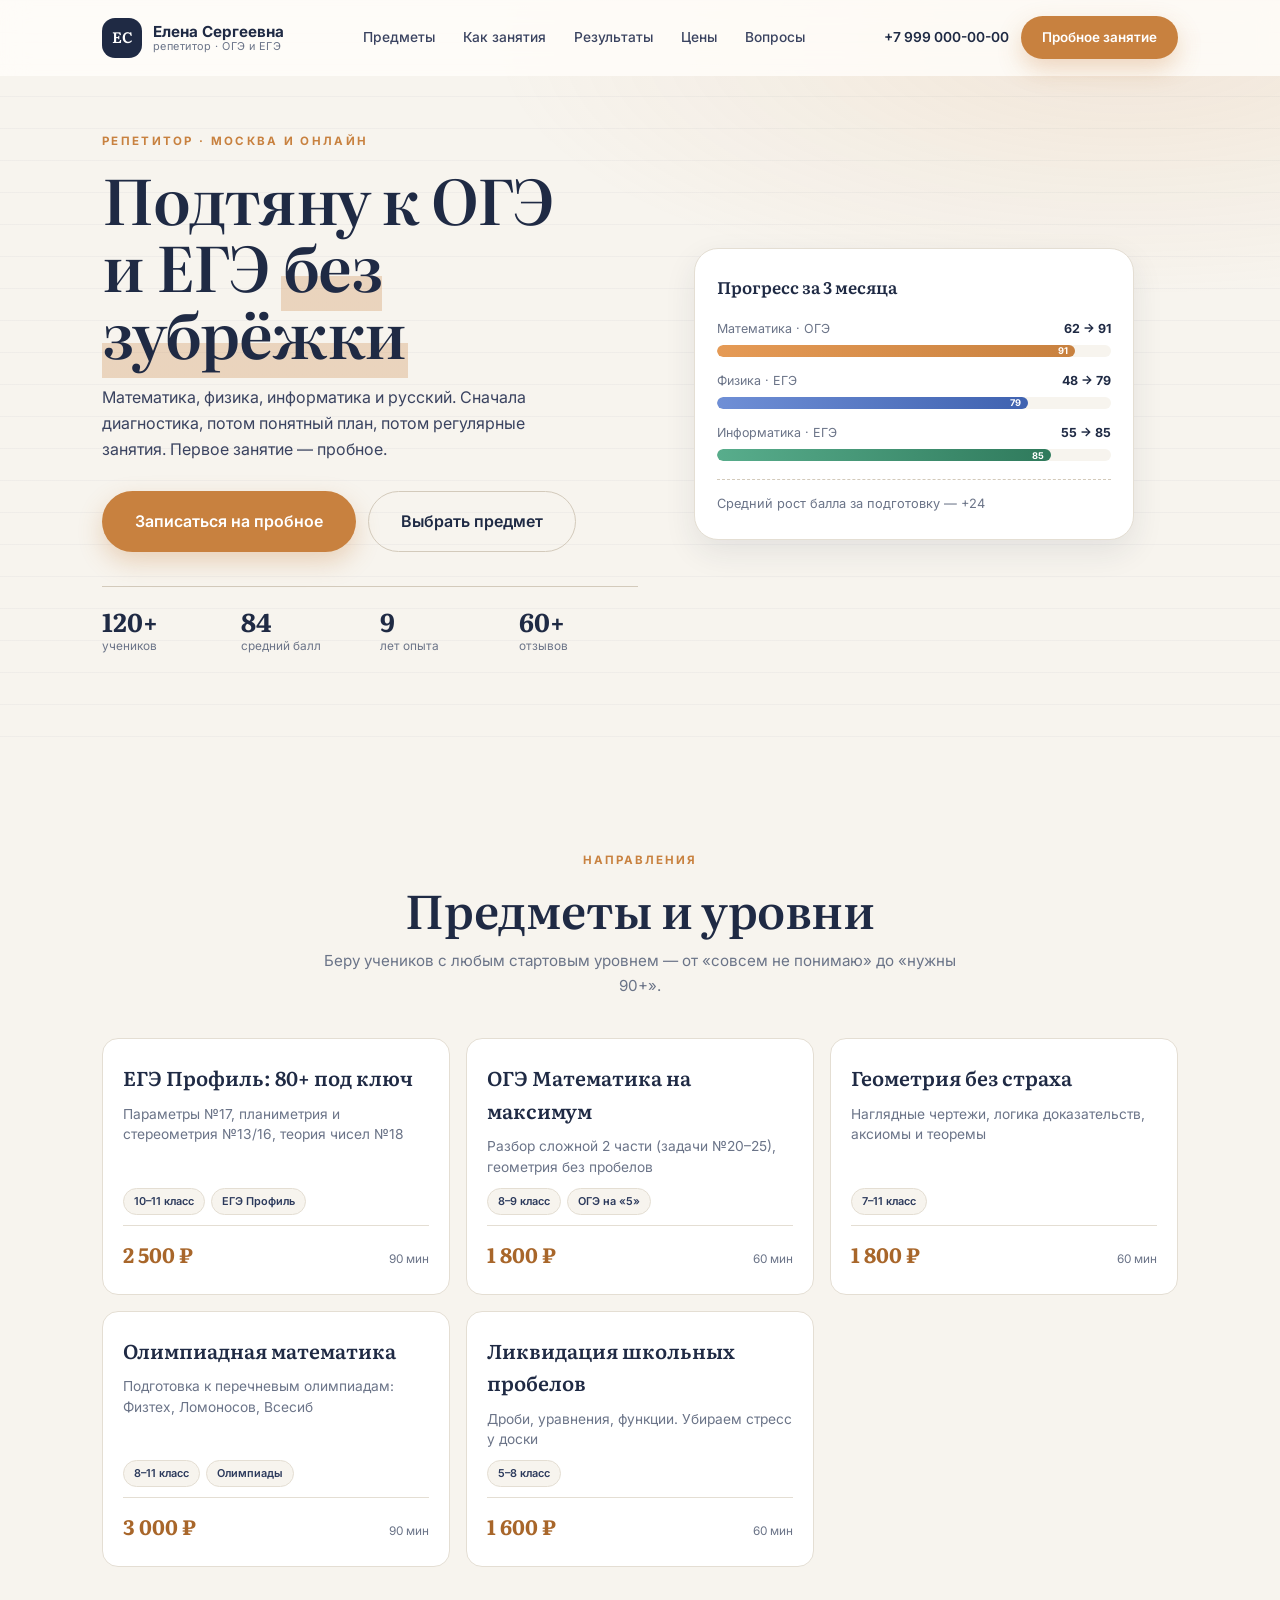
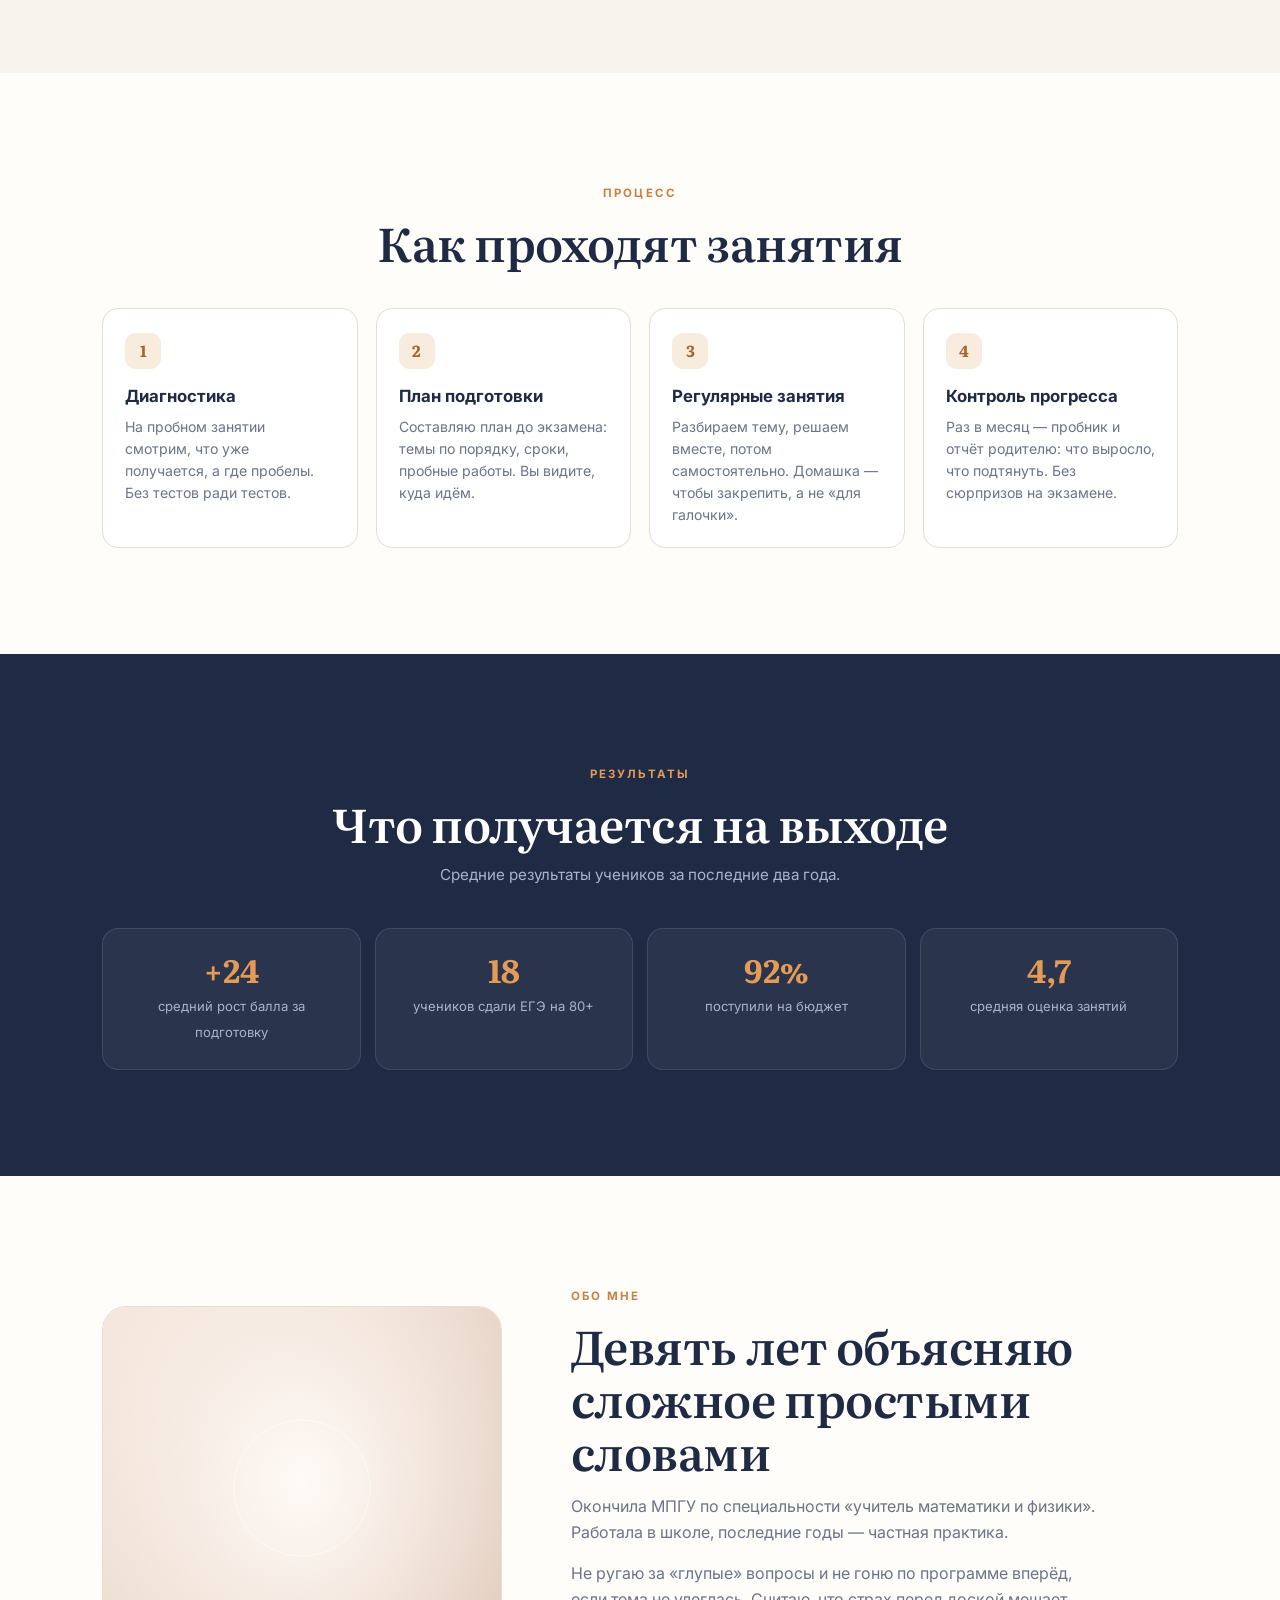
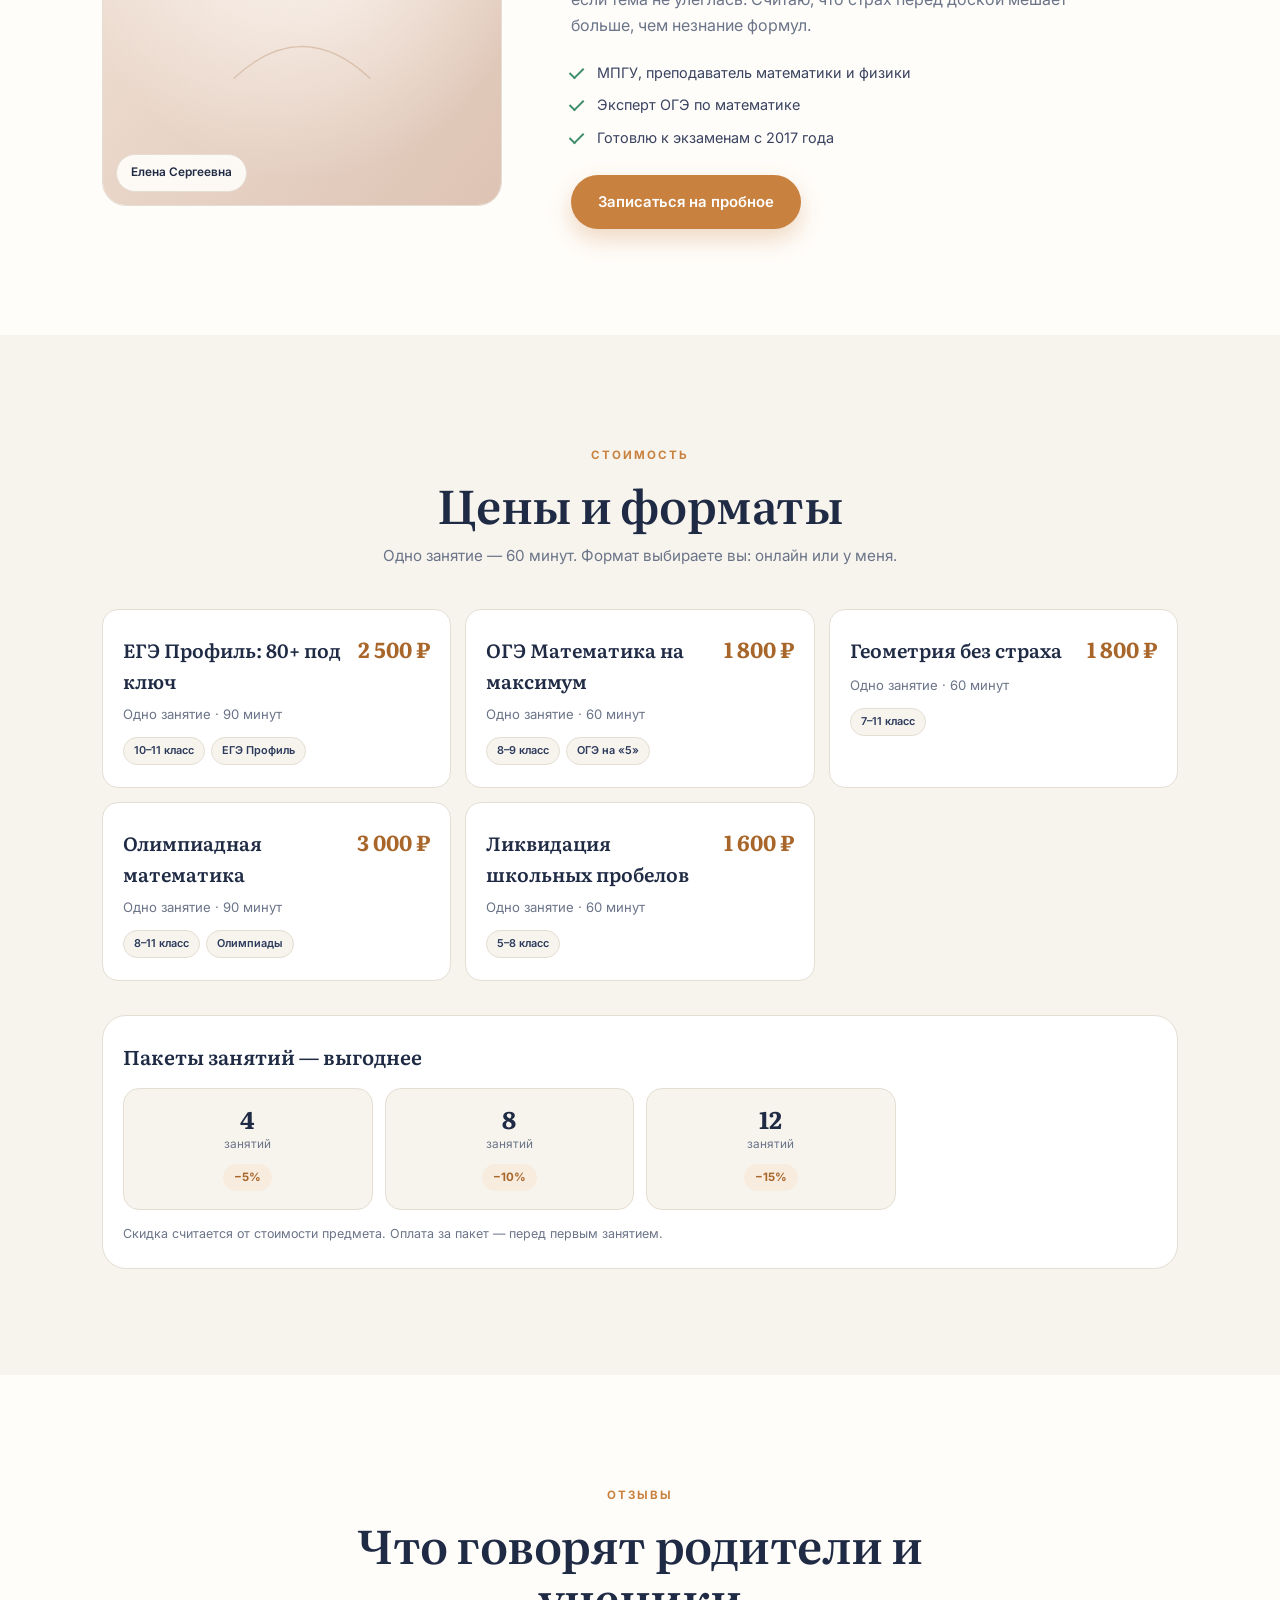
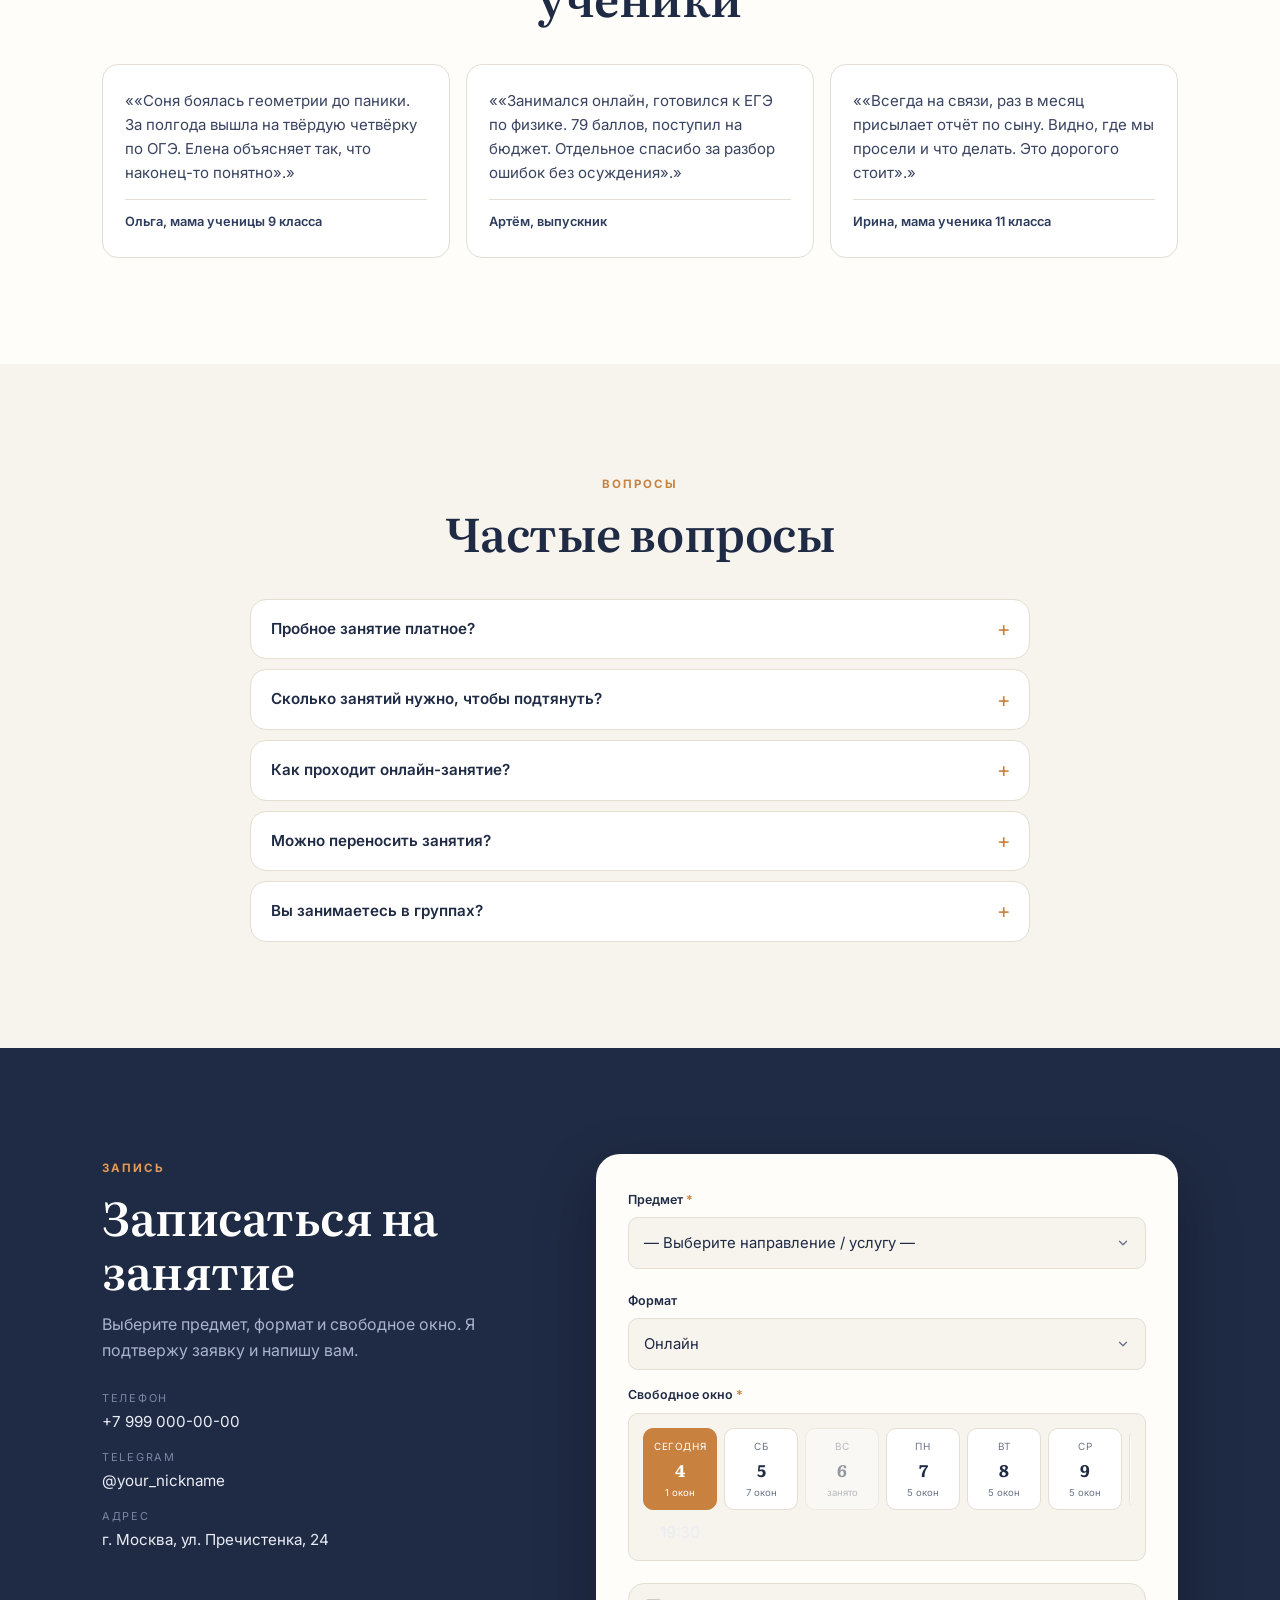
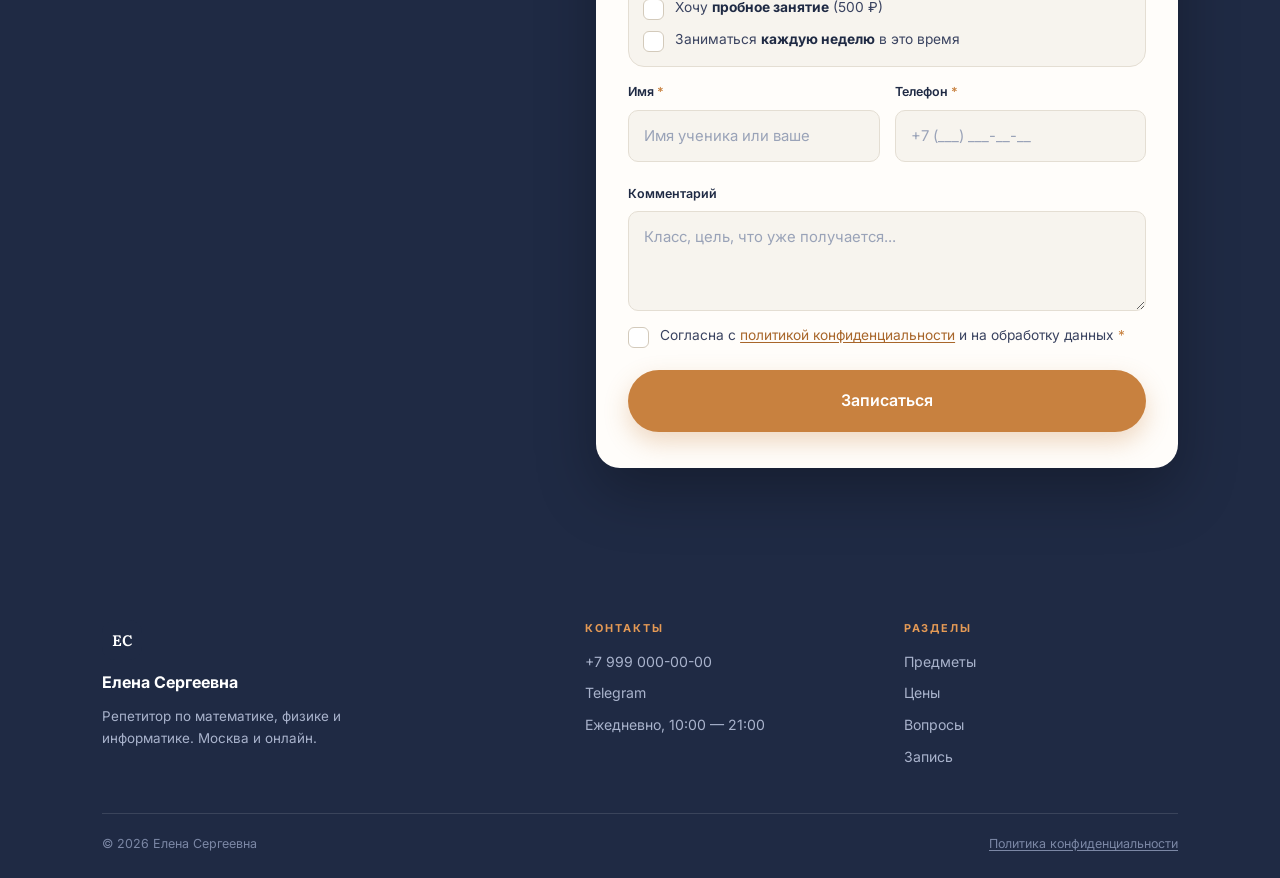
<file: variant-tutor/index.html>
<!DOCTYPE html>
<html lang="ru">
<head>
  <meta charset="UTF-8">
  <meta name="viewport" content="width=device-width, initial-scale=1.0">
  <meta name="description" content="Репетитор по математике, физике и информатике. Подготовка к ОГЭ и ЕГЭ, понятное объяснение, пробное занятие. Онлайн и офлайн.">
  <meta name="theme-color" content="#f7f4ee">
  <link rel="icon" type="image/svg+xml" href="../assets/img/favicon.svg">
  <title>Елена Сергеевна — репетитор · ОГЭ и ЕГЭ</title>
  <meta property="og:type" content="website">
  <meta property="og:locale" content="ru_RU">
  <meta property="og:title" content="Елена Сергеевна — репетитор · подготовка к ОГЭ и ЕГЭ">
  <meta property="og:description" content="Математика, физика, информатика. Диагностика, план и понятные объяснения. Первое занятие — пробное.">
  <link rel="preconnect" href="https://fonts.googleapis.com">
  <link rel="preconnect" href="https://fonts.gstatic.com" crossorigin>
  <link href="https://fonts.googleapis.com/css2?family=Literata:ital,opsz,wght@0,7..72,500;0,7..72,600;0,7..72,700;1,7..72,500&family=Inter:wght@400;500;600;700&display=swap" rel="stylesheet">
  <link rel="stylesheet" href="styles.css">
</head>
<body>

  <!-- ============ TOPBAR ============ -->
  <header class="topbar" id="topbar">
    <div class="wrap topbar__inner">
      <a class="brand" href="#top">
        <span class="brand__mark">ЕС</span>
        <span class="brand__text">
          <strong>Елена Сергеевна</strong>
          <small>репетитор · ОГЭ и ЕГЭ</small>
        </span>
      </a>

      <nav class="topnav" aria-label="Основная навигация">
        <a class="topnav__link" href="#subjects">Предметы</a>
        <a class="topnav__link" href="#how">Как занятия</a>
        <a class="topnav__link" href="#results">Результаты</a>
        <a class="topnav__link" href="#price">Цены</a>
        <a class="topnav__link" href="#faq">Вопросы</a>
      </nav>

      <div class="topbar__actions">
        <a class="topbar__phone" href="tel:+79990000000">+7 999 000-00-00</a>
        <a class="btn btn--primary btn--sm" href="#booking">Пробное занятие</a>
        <button class="burger" id="burger" type="button" aria-label="Открыть меню" aria-controls="menu" aria-expanded="false">
          <span></span><span></span><span></span>
        </button>
      </div>
    </div>
  </header>

  <div class="menu" id="menu" aria-hidden="true">
    <nav class="menu__panel" aria-label="Меню">
      <a class="menu__link" href="#subjects">Предметы</a>
      <a class="menu__link" href="#how">Как проходят занятия</a>
      <a class="menu__link" href="#results">Результаты</a>
      <a class="menu__link" href="#about">Обо мне</a>
      <a class="menu__link" href="#price">Цены</a>
      <a class="menu__link" href="#faq">Вопросы</a>
      <a class="menu__link" href="#booking">Записаться</a>
      <a class="menu__phone" href="tel:+79990000000">+7 999 000-00-00</a>
    </nav>
  </div>

  <main>

    <!-- ============ HERO ============ -->
    <section class="hero" id="top">
      <div class="wrap hero__inner">
        <div class="hero__text">
          <p class="kicker">Репетитор · Москва и онлайн</p>
          <h1 class="hero__title">Подтяну к&nbsp;ОГЭ и&nbsp;ЕГЭ <span>без зубрёжки</span></h1>
          <p class="hero__lead">
            Математика, физика, информатика и русский. Сначала диагностика, потом понятный план,
            потом регулярные занятия. Первое занятие — пробное.
          </p>
          <div class="hero__actions">
            <a class="btn btn--primary btn--lg" href="#booking">Записаться на пробное</a>
            <a class="btn btn--ghost btn--lg" href="#subjects">Выбрать предмет</a>
          </div>
          <ul class="hero__stats">
            <li><strong>120+</strong><span>учеников</span></li>
            <li><strong>84</strong><span>средний балл</span></li>
            <li><strong>9</strong><span>лет опыта</span></li>
            <li><strong>60+</strong><span>отзывов</span></li>
          </ul>
        </div>

        <aside class="hero__card" aria-hidden="true">
          <p class="hero__card-title">Прогресс за 3 месяца</p>
          <div class="bar">
            <div class="bar__head"><span>Математика · ОГЭ</span><b>62 → 91</b></div>
            <div class="bar__track"><div class="bar__fill" style="width:91%">91</div></div>
          </div>
          <div class="bar">
            <div class="bar__head"><span>Физика · ЕГЭ</span><b>48 → 79</b></div>
            <div class="bar__track"><div class="bar__fill bar__fill--2" style="width:79%">79</div></div>
          </div>
          <div class="bar">
            <div class="bar__head"><span>Информатика · ЕГЭ</span><b>55 → 85</b></div>
            <div class="bar__track"><div class="bar__fill bar__fill--3" style="width:85%">85</div></div>
          </div>
          <p class="hero__card-note">Средний рост балла за подготовку — +24</p>
        </aside>
      </div>
    </section>

    <!-- ============ SUBJECTS ============ -->
    <section class="section section--paper" id="subjects">
      <div class="wrap">
        <header class="head" data-reveal>
          <span class="head__kicker">Направления</span>
          <h2 class="head__title">Предметы и уровни</h2>
          <p class="head__sub">Беру учеников с любым стартовым уровнем — от «совсем не понимаю» до «нужны 90+».</p>
        </header>
        <div class="subjects" id="subjects-grid" data-reveal></div>
      </div>
    </section>

    <!-- ============ HOW ============ -->
    <section class="section" id="how">
      <div class="wrap">
        <header class="head" data-reveal>
          <span class="head__kicker">Процесс</span>
          <h2 class="head__title">Как проходят занятия</h2>
        </header>

        <ol class="steps" data-reveal>
          <li class="step">
            <span class="step__num">1</span>
            <h3>Диагностика</h3>
            <p>На пробном занятии смотрим, что уже получается, а где пробелы. Без тестов ради тестов.</p>
          </li>
          <li class="step">
            <span class="step__num">2</span>
            <h3>План подготовки</h3>
            <p>Составляю план до экзамена: темы по порядку, сроки, пробные работы. Вы видите, куда идём.</p>
          </li>
          <li class="step">
            <span class="step__num">3</span>
            <h3>Регулярные занятия</h3>
            <p>Разбираем тему, решаем вместе, потом самостоятельно. Домашка — чтобы закрепить, а не «для галочки».</p>
          </li>
          <li class="step">
            <span class="step__num">4</span>
            <h3>Контроль прогресса</h3>
            <p>Раз в месяц — пробник и отчёт родителю: что выросло, что подтянуть. Без сюрпризов на экзамене.</p>
          </li>
        </ol>
      </div>
    </section>

    <!-- ============ RESULTS ============ -->
    <section class="section section--ink" id="results">
      <div class="wrap">
        <header class="head" data-reveal>
          <span class="head__kicker">Результаты</span>
          <h2 class="head__title">Что получается на выходе</h2>
          <p class="head__sub">Средние результаты учеников за последние два года.</p>
        </header>

        <div class="results" data-reveal>
          <div class="result">
            <strong>+24</strong>
            <span>средний рост балла за подготовку</span>
          </div>
          <div class="result">
            <strong>18</strong>
            <span>учеников сдали ЕГЭ на 80+</span>
          </div>
          <div class="result">
            <strong>92%</strong>
            <span>поступили на бюджет</span>
          </div>
          <div class="result">
            <strong>4,7</strong>
            <span>средняя оценка занятий</span>
          </div>
        </div>
      </div>
    </section>

    <!-- ============ ABOUT ============ -->
    <section class="section" id="about">
      <div class="wrap about">
        <figure class="about__photo" data-reveal>
          <img src="../assets/img/master-placeholder.svg" alt="Фото репетитора" loading="lazy">
          <figcaption>Елена Сергеевна</figcaption>
        </figure>

        <div class="about__text" data-reveal>
          <span class="head__kicker">Обо мне</span>
          <h2 class="head__title head__title--left">Девять лет объясняю сложное простыми словами</h2>
          <p>Окончила МПГУ по специальности «учитель математики и физики». Работала в школе, последние годы — частная практика.</p>
          <p>Не ругаю за «глупые» вопросы и не гоню по программе вперёд, если тема не улеглась. Считаю, что страх перед доской мешает больше, чем незнание формул.</p>
          <ul class="about__facts">
            <li>МПГУ, преподаватель математики и физики</li>
            <li>Эксперт ОГЭ по математике</li>
            <li>Готовлю к экзаменам с 2017 года</li>
          </ul>
          <a class="btn btn--primary" href="#booking">Записаться на пробное</a>
        </div>
      </div>
    </section>

    <!-- ============ PRICE ============ -->
    <section class="section section--paper" id="price">
      <div class="wrap">
        <header class="head" data-reveal>
          <span class="head__kicker">Стоимость</span>
          <h2 class="head__title">Цены и форматы</h2>
          <p class="head__sub">Одно занятие — 60 минут. Формат выбираете вы: онлайн или у меня.</p>
        </header>

        <div class="price-cards" id="price-cards" data-reveal></div>

        <div class="packages" data-reveal>
          <h3 class="packages__title">Пакеты занятий — выгоднее</h3>
          <div class="packages__grid" id="packages-grid"></div>
          <p class="packages__note">Скидка считается от стоимости предмета. Оплата за пакет — перед первым занятием.</p>
        </div>
      </div>
    </section>

    <!-- ============ REVIEWS ============ -->
    <section class="section" id="reviews">
      <div class="wrap">
        <header class="head" data-reveal>
          <span class="head__kicker">Отзывы</span>
          <h2 class="head__title">Что говорят родители и ученики</h2>
        </header>

        <div class="reviews" data-reveal>
          <figure class="review">
            <blockquote>«Соня боялась геометрии до паники. За полгода вышла на твёрдую четвёрку по ОГЭ. Елена объясняет так, что наконец-то понятно».</blockquote>
            <figcaption>Ольга, мама ученицы 9 класса</figcaption>
          </figure>
          <figure class="review">
            <blockquote>«Занимался онлайн, готовился к ЕГЭ по физике. 79 баллов, поступил на бюджет. Отдельное спасибо за разбор ошибок без осуждения».</blockquote>
            <figcaption>Артём, выпускник</figcaption>
          </figure>
          <figure class="review">
            <blockquote>«Всегда на связи, раз в месяц присылает отчёт по сыну. Видно, где мы просели и что делать. Это дорогого стоит».</blockquote>
            <figcaption>Ирина, мама ученика 11 класса</figcaption>
          </figure>
        </div>
      </div>
    </section>

    <!-- ============ FAQ ============ -->
    <section class="section section--paper" id="faq">
      <div class="wrap">
        <header class="head" data-reveal>
          <span class="head__kicker">Вопросы</span>
          <h2 class="head__title">Частые вопросы</h2>
        </header>

        <div class="faq" data-reveal>
          <details class="faq__item">
            <summary>Пробное занятие платное?</summary>
            <p>Первое занятие — 500 ₽, это полноценные 60 минут с диагностикой. Дальше решаете, продолжаем или нет.</p>
          </details>
          <details class="faq__item">
            <summary>Сколько занятий нужно, чтобы подтянуть?</summary>
            <p>Зависит от пробелов. Обычно для ОГЭ хватает 1–2 занятий в неделю в течение учебного года. На пробном занятии скажу честно, реально ли уложиться в ваш срок.</p>
          </details>
          <details class="faq__item">
            <summary>Как проходит онлайн-занятие?</summary>
            <p>Созваниваемся по видео, пишу на общей онлайн-доске. Ученик видит всё, что я объясняю, и может писать сам. Домашку скидываю после занятия.</p>
          </details>
          <details class="faq__item">
            <summary>Можно переносить занятия?</summary>
            <p>Да, но не позднее чем за 24 часа. Если предупредить позже, занятие списывается — место уже забронировано за вами.</p>
          </details>
          <details class="faq__item">
            <summary>Вы занимаетесь в группах?</summary>
            <p>Да, есть мини-группы по 3–4 человека и занятия в паре. Это дешевле индивидуальных и подходит для мотивированных учеников.</p>
          </details>
        </div>
      </div>
    </section>

    <!-- ============ BOOKING ============ -->
    <section class="section section--ink booking" id="booking">
      <div class="wrap booking__inner">
        <aside class="booking__aside" data-reveal>
          <span class="head__kicker">Запись</span>
          <h2 class="head__title head__title--left">Записаться на занятие</h2>
          <p class="booking__text">Выберите предмет, формат и свободное окно. Я подтвержу заявку и напишу вам.</p>
          <ul class="booking__contacts">
            <li><span>Телефон</span><a href="tel:+79990000000">+7 999 000-00-00</a></li>
            <li><span>Telegram</span><a href="https://t.me/your_nickname" target="_blank" rel="noopener noreferrer">@your_nickname</a></li>
            <li><span>Адрес</span><address>г. Москва, ул. Пречистенка, 24</address></li>
          </ul>
        </aside>

        <form class="form" id="booking-form" novalidate data-reveal>
          <input type="text" name="_gotcha" id="_gotcha" class="form__hp" tabindex="-1" autocomplete="off" aria-hidden="true">
          <input type="hidden" id="timezone" name="timezone" value="">

          <div class="f-field">
            <label class="f-label" for="service">Предмет <i>*</i></label>
            <select class="f-input f-select" id="service" name="service" required>
              <option value="" selected disabled>— Выберите предмет —</option>
            </select>
            <span class="f-error" data-error-for="service" role="alert"></span>
          </div>

          <div class="f-field">
            <label class="f-label" for="format">Формат</label>
            <select class="f-input f-select" id="format" name="format">
              <option value="online">Онлайн</option>
              <option value="offline">У преподавателя</option>
              <option value="student">У меня (выезд)</option>
            </select>
          </div>

          <div class="f-field">
            <label class="f-label">Свободное окно <i>*</i></label>
            <div class="slots">
              <div class="slots__days" id="slots-days" role="tablist" aria-label="Выбор дня"></div>
              <div class="slots__grid" id="slots-grid" aria-live="polite"></div>
            </div>
            <input type="hidden" id="datetime" name="datetime">
            <span class="f-error" data-error-for="datetime" role="alert"></span>
          </div>

          <div class="f-field f-field--checks">
            <label class="f-check" for="trial">
              <input class="f-checkbox" type="checkbox" id="trial" name="trial" value="yes">
              <span>Хочу <b>пробное занятие</b> (500 ₽)</span>
            </label>

            <label class="f-check" for="repeat">
              <input class="f-checkbox" type="checkbox" id="repeat" name="repeat" value="weekly">
              <span>Заниматься <b>каждую неделю</b> в это время</span>
            </label>

            <div class="f-weeks" id="weeks-field" hidden>
              <label class="f-label" for="weeks">Сколько недель вперёд забронировать</label>
              <select class="f-input f-select" id="weeks" name="weeks">
                <option value="4">4 недели</option>
                <option value="8">8 недель</option>
                <option value="12">12 недель</option>
              </select>
            </div>
          </div>

          <div class="f-grid">
            <div class="f-field">
              <label class="f-label" for="name">Имя <i>*</i></label>
              <input class="f-input" type="text" id="name" name="name" placeholder="Имя ученика или ваше" autocomplete="name" required>
              <span class="f-error" data-error-for="name" role="alert"></span>
            </div>

            <div class="f-field">
              <label class="f-label" for="phone">Телефон <i>*</i></label>
              <input class="f-input" type="tel" id="phone" name="phone" placeholder="+7 (___) ___-__-__" autocomplete="tel" inputmode="tel" required>
              <span class="f-error" data-error-for="phone" role="alert"></span>
            </div>
          </div>

          <div class="f-field">
            <label class="f-label" for="comment">Комментарий</label>
            <textarea class="f-input" id="comment" name="comment" rows="3" placeholder="Класс, цель, что уже получается..."></textarea>
          </div>

          <div class="f-field f-field--check">
            <label class="f-check" for="privacy">
              <input class="f-checkbox" type="checkbox" id="privacy" name="privacy" value="yes" required>
              <span>Согласна с <a href="../privacy.html" target="_blank" rel="noopener">политикой конфиденциальности</a> и на обработку данных <i>*</i></span>
            </label>
            <span class="f-error" data-error-for="privacy" role="alert"></span>
          </div>

          <button class="btn btn--primary btn--lg btn--block form__submit" type="submit">Записаться</button>

          <p class="form__success" id="form-success" role="status" aria-live="polite" hidden>
            ✦ Спасибо! Заявка отправлена — я свяжусь с вами, чтобы подтвердить время.
          </p>
        </form>
      </div>
    </section>

  </main>

  <!-- ============ FOOTER ============ -->
  <footer class="footer">
    <div class="wrap footer__inner">
      <div class="footer__brand">
        <span class="brand__mark">ЕС</span>
        <strong>Елена Сергеевна</strong>
        <p>Репетитор по математике, физике и информатике. Москва и онлайн.</p>
      </div>

      <div class="footer__col">
        <h3>Контакты</h3>
        <a href="tel:+79990000000">+7 999 000-00-00</a>
        <a href="https://t.me/your_nickname" target="_blank" rel="noopener noreferrer">Telegram</a>
        <span>Ежедневно, 10:00 — 21:00</span>
      </div>

      <div class="footer__col">
        <h3>Разделы</h3>
        <a href="#subjects">Предметы</a>
        <a href="#price">Цены</a>
        <a href="#faq">Вопросы</a>
        <a href="#booking">Запись</a>
      </div>

      <div class="footer__bottom">
        <span>© 2026 Елена Сергеевна</span>
        <a href="../privacy.html">Политика конфиденциальности</a>
      </div>
    </div>
  </footer>

  <a class="sticky" id="sticky" href="#booking">Записаться на пробное</a>

  <script>window.NAILS_ROLE = 'tutor';</script>
  <script src="../shared/store.js"></script>
  <script src="../shared/booking.js"></script>
  <script src="script.js"></script>
</body>
</html>
</file>
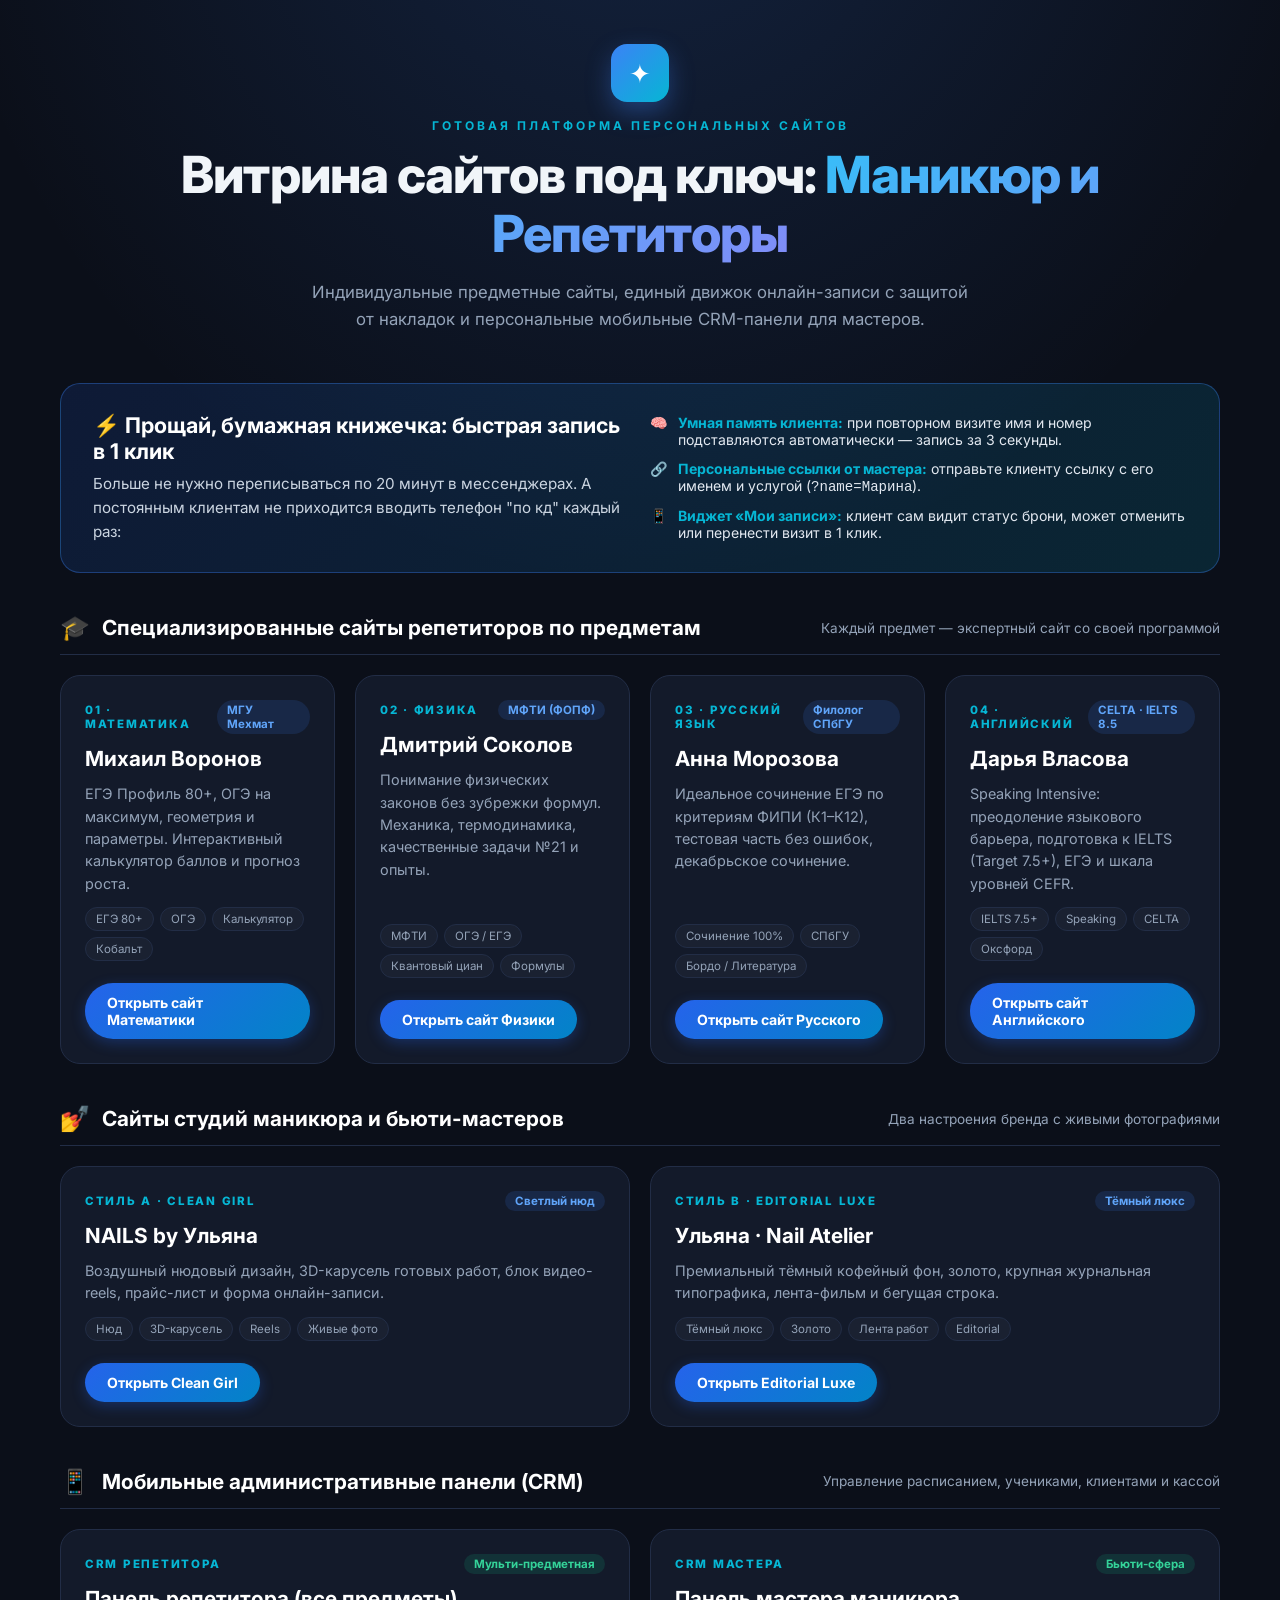
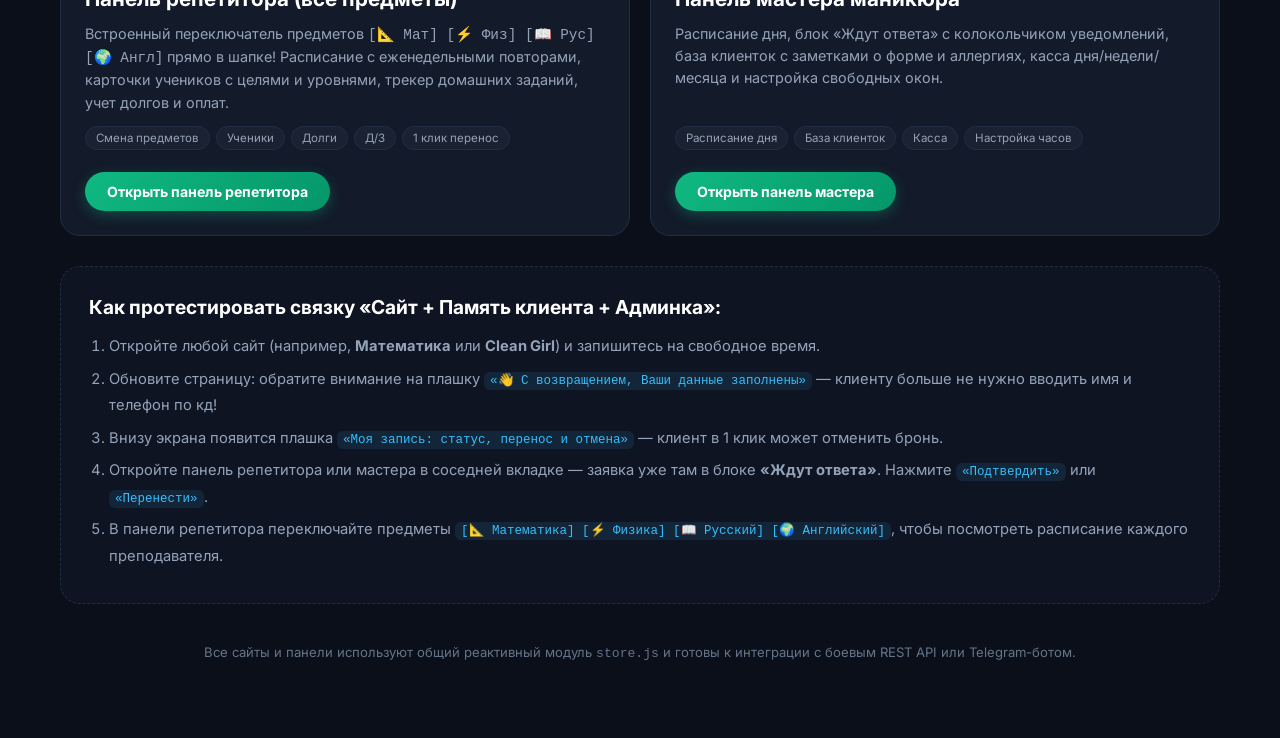
<file: preview.html>
<!DOCTYPE html>
<html lang="ru">
<head>
  <meta charset="UTF-8">
  <meta name="viewport" content="width=device-width, initial-scale=1.0">
  <meta name="robots" content="noindex">
  <title>Витрина сайтов: Маникюр и Репетиторы под ключ · Онлайн-запись и CRM</title>
  <link rel="icon" type="image/svg+xml" href="assets/img/favicon.svg">
  <link rel="preconnect" href="https://fonts.googleapis.com">
  <link rel="preconnect" href="https://fonts.gstatic.com" crossorigin>
  <link href="https://fonts.googleapis.com/css2?family=Playfair+Display:ital,wght@0,600;1,500&family=Inter:wght@400;500;600;700;800&display=swap" rel="stylesheet">
  <style>
    :root {
      --bg: #0b0f19;
      --bg-card: #131a2a;
      --bg-card-hover: #192339;
      --line: #222d46;
      --text: #f1f5f9;
      --muted: #94a3b8;
      --muted2: #64748b;
      
      --gold: #f59e0b;
      --blue: #3b82f6;
      --rose: #f43f5e;
      --cyan: #06b6d4;
      --emerald: #10b981;
      
      --font-display: 'Playfair Display', Georgia, serif;
      --font-body: 'Inter', -apple-system, BlinkMacSystemFont, sans-serif;
    }
    *, *::before, *::after { box-sizing: border-box; margin: 0; padding: 0; }
    body {
      font-family: var(--font-body);
      color: var(--text);
      background:
        radial-gradient(80% 50% at 50% -10%, rgba(59, 130, 246, 0.18), transparent 70%),
        var(--bg);
      min-height: 100vh;
      -webkit-font-smoothing: antialiased;
      padding: 44px 20px 80px;
    }
    .hub { max-width: 1160px; margin-inline: auto; }
    .hub__top { text-align: center; margin-bottom: 50px; }
    .hub__mark {
      width: 58px; height: 58px;
      margin: 0 auto 16px;
      display: grid; place-items: center;
      border-radius: 16px;
      background: linear-gradient(135deg, #3b82f6, #06b6d4);
      font-size: 1.6rem;
      color: #ffffff;
      box-shadow: 0 10px 25px rgba(59, 130, 246, 0.35);
    }
    .hub__kicker {
      font-size: 0.75rem; font-weight: 700;
      letter-spacing: 0.25em; text-transform: uppercase;
      color: var(--cyan);
      margin-bottom: 12px;
    }
    h1 {
      font-size: clamp(2rem, 5vw, 3.2rem);
      font-weight: 800;
      line-height: 1.15;
      letter-spacing: -0.02em;
    }
    h1 em {
      font-style: normal;
      background: linear-gradient(135deg, #38bdf8 0%, #818cf8 100%);
      -webkit-background-clip: text;
      -webkit-text-fill-color: transparent;
    }
    .hub__lead { color: var(--muted); max-width: 660px; margin: 16px auto 0; font-size: 1.05rem; line-height: 1.6; }

    /* Category divider */
    .cat-head {
      display: flex;
      align-items: center;
      gap: 12px;
      margin: 40px 0 20px;
      padding-bottom: 12px;
      border-bottom: 1px solid var(--line);
    }
    .cat-head__icon { font-size: 1.5rem; }
    .cat-head__title { font-size: 1.3rem; font-weight: 700; color: #ffffff; }
    .cat-head__desc { font-size: 0.85rem; color: var(--muted); margin-left: auto; }

    .grid {
      display: grid;
      grid-template-columns: 1fr;
      gap: 20px;
      margin-bottom: 24px;
    }
    .card {
      display: flex;
      flex-direction: column;
      gap: 12px;
      padding: 24px;
      border: 1px solid var(--line);
      border-radius: 20px;
      background: var(--bg-card);
      position: relative;
      overflow: hidden;
      transition: transform 0.25s cubic-bezier(.16,1,.3,1), border-color 0.25s, box-shadow 0.25s;
    }
    .card:hover {
      transform: translateY(-4px);
      border-color: #3b82f6;
      box-shadow: 0 20px 40px rgba(0, 0, 0, 0.4);
    }
    .card__header {
      display: flex;
      align-items: center;
      justify-content: space-between;
    }
    .card__num {
      font-size: 0.72rem; font-weight: 800;
      letter-spacing: 0.15em; text-transform: uppercase;
      color: var(--cyan);
    }
    .card__badge {
      font-size: 0.72rem; font-weight: 700;
      padding: 3px 10px;
      border-radius: 999px;
      background: rgba(59, 130, 246, 0.14);
      color: #60a5fa;
    }
    .card__title { font-size: 1.3rem; font-weight: 700; color: #fff; }
    .card__text { color: var(--muted); font-size: 0.9rem; line-height: 1.55; flex: 1; }
    .card__tags { display: flex; flex-wrap: wrap; gap: 6px; }
    .tag {
      padding: 4px 10px;
      border-radius: 999px;
      border: 1px solid var(--line);
      background: rgba(255, 255, 255, 0.03);
      font-size: 0.72rem;
      color: var(--muted);
    }
    .card__go {
      margin-top: 10px;
      align-self: flex-start;
      padding: 11px 22px;
      border-radius: 999px;
      background: linear-gradient(135deg, #2563eb, #0284c7);
      color: #ffffff;
      font-weight: 700;
      font-size: 0.88rem;
      text-decoration: none;
      transition: all 0.2s ease;
      box-shadow: 0 4px 14px rgba(37, 99, 235, 0.3);
    }
    .card__go:hover {
      transform: translateY(-1px);
      box-shadow: 0 6px 20px rgba(37, 99, 235, 0.45);
    }
    .card--crm .card__go {
      background: linear-gradient(135deg, #10b981, #059669);
      box-shadow: 0 4px 14px rgba(16, 185, 129, 0.3);
    }

    /* Feature Highlight Banner */
    .feature-banner {
      margin: 40px 0;
      padding: 28px 32px;
      background: linear-gradient(135deg, rgba(37, 99, 235, 0.14), rgba(6, 182, 212, 0.14));
      border: 1px solid rgba(59, 130, 246, 0.35);
      border-radius: 20px;
      display: grid;
      grid-template-columns: 1fr;
      gap: 20px;
    }
    .feature-banner h2 { font-size: 1.35rem; font-weight: 700; color: #fff; margin-bottom: 8px; }
    .feature-banner p { color: #cbd5e1; font-size: 0.95rem; line-height: 1.6; }
    .feature-list {
      display: grid;
      grid-template-columns: 1fr;
      gap: 12px;
    }
    .feature-item {
      display: flex;
      align-items: flex-start;
      gap: 10px;
      font-size: 0.88rem;
      color: #e2e8f0;
    }
    .feature-item strong { color: var(--cyan); }

    .note {
      padding: 28px;
      border: 1px dashed var(--line);
      border-radius: 20px;
      background: #0e1422;
      margin-top: 30px;
    }
    .note h2 {
      font-size: 1.2rem;
      font-weight: 700;
      margin-bottom: 14px;
      color: #fff;
    }
    .note ol { padding-left: 20px; color: var(--muted); font-size: 0.92rem; line-height: 1.8; }
    .note li { margin-bottom: 6px; }
    .note code {
      font-family: ui-monospace, SFMono-Regular, monospace;
      font-size: 0.85em;
      color: #38bdf8;
      background: rgba(56, 189, 248, 0.1);
      padding: 2px 6px;
      border-radius: 6px;
    }
    .hub__footer { text-align: center; margin-top: 40px; color: var(--muted2); font-size: 0.82rem; }

    @media (min-width: 680px) {
      .grid { grid-template-columns: repeat(2, 1fr); }
      .feature-banner { grid-template-columns: 1fr 1fr; align-items: center; }
      .feature-list { grid-template-columns: 1fr; }
    }
    @media (min-width: 1024px) {
      .grid--4 { grid-template-columns: repeat(4, 1fr); }
    }
  </style>
</head>
<body>
  <main class="hub">
    <header class="hub__top">
      <div class="hub__mark">✦</div>
      <p class="hub__kicker">Готовая платформа персональных сайтов</p>
      <h1>Витрина сайтов под ключ: <em>Маникюр и Репетиторы</em></h1>
      <p class="hub__lead">
        Индивидуальные предметные сайты, единый движок онлайн-записи с защитой от накладок и персональные мобильные CRM-панели для мастеров.
      </p>
    </header>

    <!-- BANNER: SMART BOOKING WITHOUT RE-TYPING -->
    <section class="feature-banner">
      <div>
        <h2>⚡ Прощай, бумажная книжечка: быстрая запись в 1 клик</h2>
        <p>
          Больше не нужно переписываться по 20 минут в мессенджерах. А постоянным клиентам не приходится вводить телефон "по кд" каждый раз:
        </p>
      </div>
      <div class="feature-list">
        <div class="feature-item">
          <span>🧠</span>
          <div><strong>Умная память клиента:</strong> при повторном визите имя и номер подставляются автоматически — запись за 3 секунды.</div>
        </div>
        <div class="feature-item">
          <span>🔗</span>
          <div><strong>Персональные ссылки от мастера:</strong> отправьте клиенту ссылку с его именем и услугой (<code>?name=Марина</code>).</div>
        </div>
        <div class="feature-item">
          <span>📱</span>
          <div><strong>Виджет «Мои записи»:</strong> клиент сам видит статус брони, может отменить или перенести визит в 1 клик.</div>
        </div>
      </div>
    </section>

    <!-- SECTION 1: REPETITORS BY SUBJECTS -->
    <div class="cat-head">
      <span class="cat-head__icon">🎓</span>
      <h2 class="cat-head__title">Специализированные сайты репетиторов по предметам</h2>
      <span class="cat-head__desc">Каждый предмет — экспертный сайт со своей программой</span>
    </div>

    <div class="grid grid--4">
      <!-- 1. Math -->
      <article class="card">
        <div class="card__header">
          <span class="card__num">01 · Математика</span>
          <span class="card__badge">МГУ Мехмат</span>
        </div>
        <h3 class="card__title">Михаил Воронов</h3>
        <p class="card__text">
          ЕГЭ Профиль 80+, ОГЭ на максимум, геометрия и параметры. Интерактивный калькулятор баллов и прогноз роста.
        </p>
        <div class="card__tags">
          <span class="tag">ЕГЭ 80+</span>
          <span class="tag">ОГЭ</span>
          <span class="tag">Калькулятор</span>
          <span class="tag">Кобальт</span>
        </div>
        <a class="card__go" href="tutor-math/index.html">Открыть сайт Математики</a>
      </article>

      <!-- 2. Physics -->
      <article class="card">
        <div class="card__header">
          <span class="card__num">02 · Физика</span>
          <span class="card__badge">МФТИ (ФОПФ)</span>
        </div>
        <h3 class="card__title">Дмитрий Соколов</h3>
        <p class="card__text">
          Понимание физических законов без зубрежки формул. Механика, термодинамика, качественные задачи №21 и опыты.
        </p>
        <div class="card__tags">
          <span class="tag">МФТИ</span>
          <span class="tag">ОГЭ / ЕГЭ</span>
          <span class="tag">Квантовый циан</span>
          <span class="tag">Формулы</span>
        </div>
        <a class="card__go" href="tutor-physics/index.html">Открыть сайт Физики</a>
      </article>

      <!-- 3. Russian -->
      <article class="card">
        <div class="card__header">
          <span class="card__num">03 · Русский язык</span>
          <span class="card__badge">Филолог СПбГУ</span>
        </div>
        <h3 class="card__title">Анна Морозова</h3>
        <p class="card__text">
          Идеальное сочинение ЕГЭ по критериям ФИПИ (К1–К12), тестовая часть без ошибок, декабрьское сочинение.
        </p>
        <div class="card__tags">
          <span class="tag">Сочинение 100%</span>
          <span class="tag">СПбГУ</span>
          <span class="tag">Бордо / Литература</span>
        </div>
        <a class="card__go" href="tutor-russian/index.html">Открыть сайт Русского</a>
      </article>

      <!-- 4. English -->
      <article class="card">
        <div class="card__header">
          <span class="card__num">04 · Английский</span>
          <span class="card__badge">CELTA · IELTS 8.5</span>
        </div>
        <h3 class="card__title">Дарья Власова</h3>
        <p class="card__text">
          Speaking Intensive: преодоление языкового барьера, подготовка к IELTS (Target 7.5+), ЕГЭ и шкала уровней CEFR.
        </p>
        <div class="card__tags">
          <span class="tag">IELTS 7.5+</span>
          <span class="tag">Speaking</span>
          <span class="tag">CELTA</span>
          <span class="tag">Оксфорд</span>
        </div>
        <a class="card__go" href="tutor-english/index.html">Открыть сайт Английского</a>
      </article>
    </div>

    <!-- SECTION 2: BEAUTY / NAILS -->
    <div class="cat-head">
      <span class="cat-head__icon">💅</span>
      <h2 class="cat-head__title">Сайты студий маникюра и бьюти-мастеров</h2>
      <span class="cat-head__desc">Два настроения бренда с живыми фотографиями</span>
    </div>

    <div class="grid">
      <!-- Nails A -->
      <article class="card">
        <div class="card__header">
          <span class="card__num">Стиль A · Clean Girl</span>
          <span class="card__badge">Светлый нюд</span>
        </div>
        <h3 class="card__title">NAILS by Ульяна</h3>
        <p class="card__text">
          Воздушный нюдовый дизайн, 3D-карусель готовых работ, блок видео-reels, прайс-лист и форма онлайн-записи.
        </p>
        <div class="card__tags">
          <span class="tag">Нюд</span>
          <span class="tag">3D-карусель</span>
          <span class="tag">Reels</span>
          <span class="tag">Живые фото</span>
        </div>
        <a class="card__go" href="index.html">Открыть Clean Girl</a>
      </article>

      <!-- Nails B -->
      <article class="card">
        <div class="card__header">
          <span class="card__num">Стиль B · Editorial Luxe</span>
          <span class="card__badge">Тёмный люкс</span>
        </div>
        <h3 class="card__title">Ульяна · Nail Atelier</h3>
        <p class="card__text">
          Премиальный тёмный кофейный фон, золото, крупная журнальная типографика, лента-фильм и бегущая строка.
        </p>
        <div class="card__tags">
          <span class="tag">Тёмный люкс</span>
          <span class="tag">Золото</span>
          <span class="tag">Лента работ</span>
          <span class="tag">Editorial</span>
        </div>
        <a class="card__go" href="variant-b/index.html">Открыть Editorial Luxe</a>
      </article>
    </div>

    <!-- SECTION 3: ADMIN CRM PANELS -->
    <div class="cat-head">
      <span class="cat-head__icon">📱</span>
      <h2 class="cat-head__title">Мобильные административные панели (CRM)</h2>
      <span class="cat-head__desc">Управление расписанием, учениками, клиентами и кассой</span>
    </div>

    <div class="grid">
      <!-- Admin Tutor -->
      <article class="card card--crm">
        <div class="card__header">
          <span class="card__num">CRM Репетитора</span>
          <span class="card__badge" style="background:rgba(16,185,129,0.15); color:#34d399">Мульти-предметная</span>
        </div>
        <h3 class="card__title">Панель репетитора (все предметы)</h3>
        <p class="card__text">
          Встроенный переключатель предметов <code>[📐 Мат] [⚡ Физ] [📖 Рус] [🌍 Англ]</code> прямо в шапке! Расписание с еженедельными повторами, карточки учеников с целями и уровнями, трекер домашних заданий, учет долгов и оплат.
        </p>
        <div class="card__tags">
          <span class="tag">Смена предметов</span>
          <span class="tag">Ученики</span>
          <span class="tag">Долги</span>
          <span class="tag">Д/З</span>
          <span class="tag">1 клик перенос</span>
        </div>
        <a class="card__go" href="admin-tutor/index.html">Открыть панель репетитора</a>
      </article>

      <!-- Admin Nails -->
      <article class="card card--crm">
        <div class="card__header">
          <span class="card__num">CRM Мастера</span>
          <span class="card__badge" style="background:rgba(16,185,129,0.15); color:#34d399">Бьюти-сфера</span>
        </div>
        <h3 class="card__title">Панель мастера маникюра</h3>
        <p class="card__text">
          Расписание дня, блок «Ждут ответа» с колокольчиком уведомлений, база клиенток с заметками о форме и аллергиях, касса дня/недели/месяца и настройка свободных окон.
        </p>
        <div class="card__tags">
          <span class="tag">Расписание дня</span>
          <span class="tag">База клиенток</span>
          <span class="tag">Касса</span>
          <span class="tag">Настройка часов</span>
        </div>
        <a class="card__go" href="admin/index.html">Открыть панель мастера</a>
      </article>
    </div>

    <!-- HOW TO TEST -->
    <section class="note">
      <h2>Как протестировать связку «Сайт + Память клиента + Админка»:</h2>
      <ol>
        <li>Откройте любой сайт (например, <strong>Математика</strong> или <strong>Clean Girl</strong>) и запишитесь на свободное время.</li>
        <li>Обновите страницу: обратите внимание на плашку <code>«👋 С возвращением, Ваши данные заполнены»</code> — клиенту больше не нужно вводить имя и телефон по кд!</li>
        <li>Внизу экрана появится плашка <code>«Моя запись: статус, перенос и отмена»</code> — клиент в 1 клик может отменить бронь.</li>
        <li>Откройте панель репетитора или мастера в соседней вкладке — заявка уже там в блоке <strong>«Ждут ответа»</strong>. Нажмите <code>«Подтвердить»</code> или <code>«Перенести»</code>.</li>
        <li>В панели репетитора переключайте предметы <code>[📐 Математика] [⚡ Физика] [📖 Русский] [🌍 Английский]</code>, чтобы посмотреть расписание каждого преподавателя.</li>
      </ol>
    </section>

    <p class="hub__footer">
      Все сайты и панели используют общий реактивный модуль <code>store.js</code> и готовы к интеграции с боевым REST API или Telegram-ботом.
    </p>
  </main>
</body>
</html>
</file>
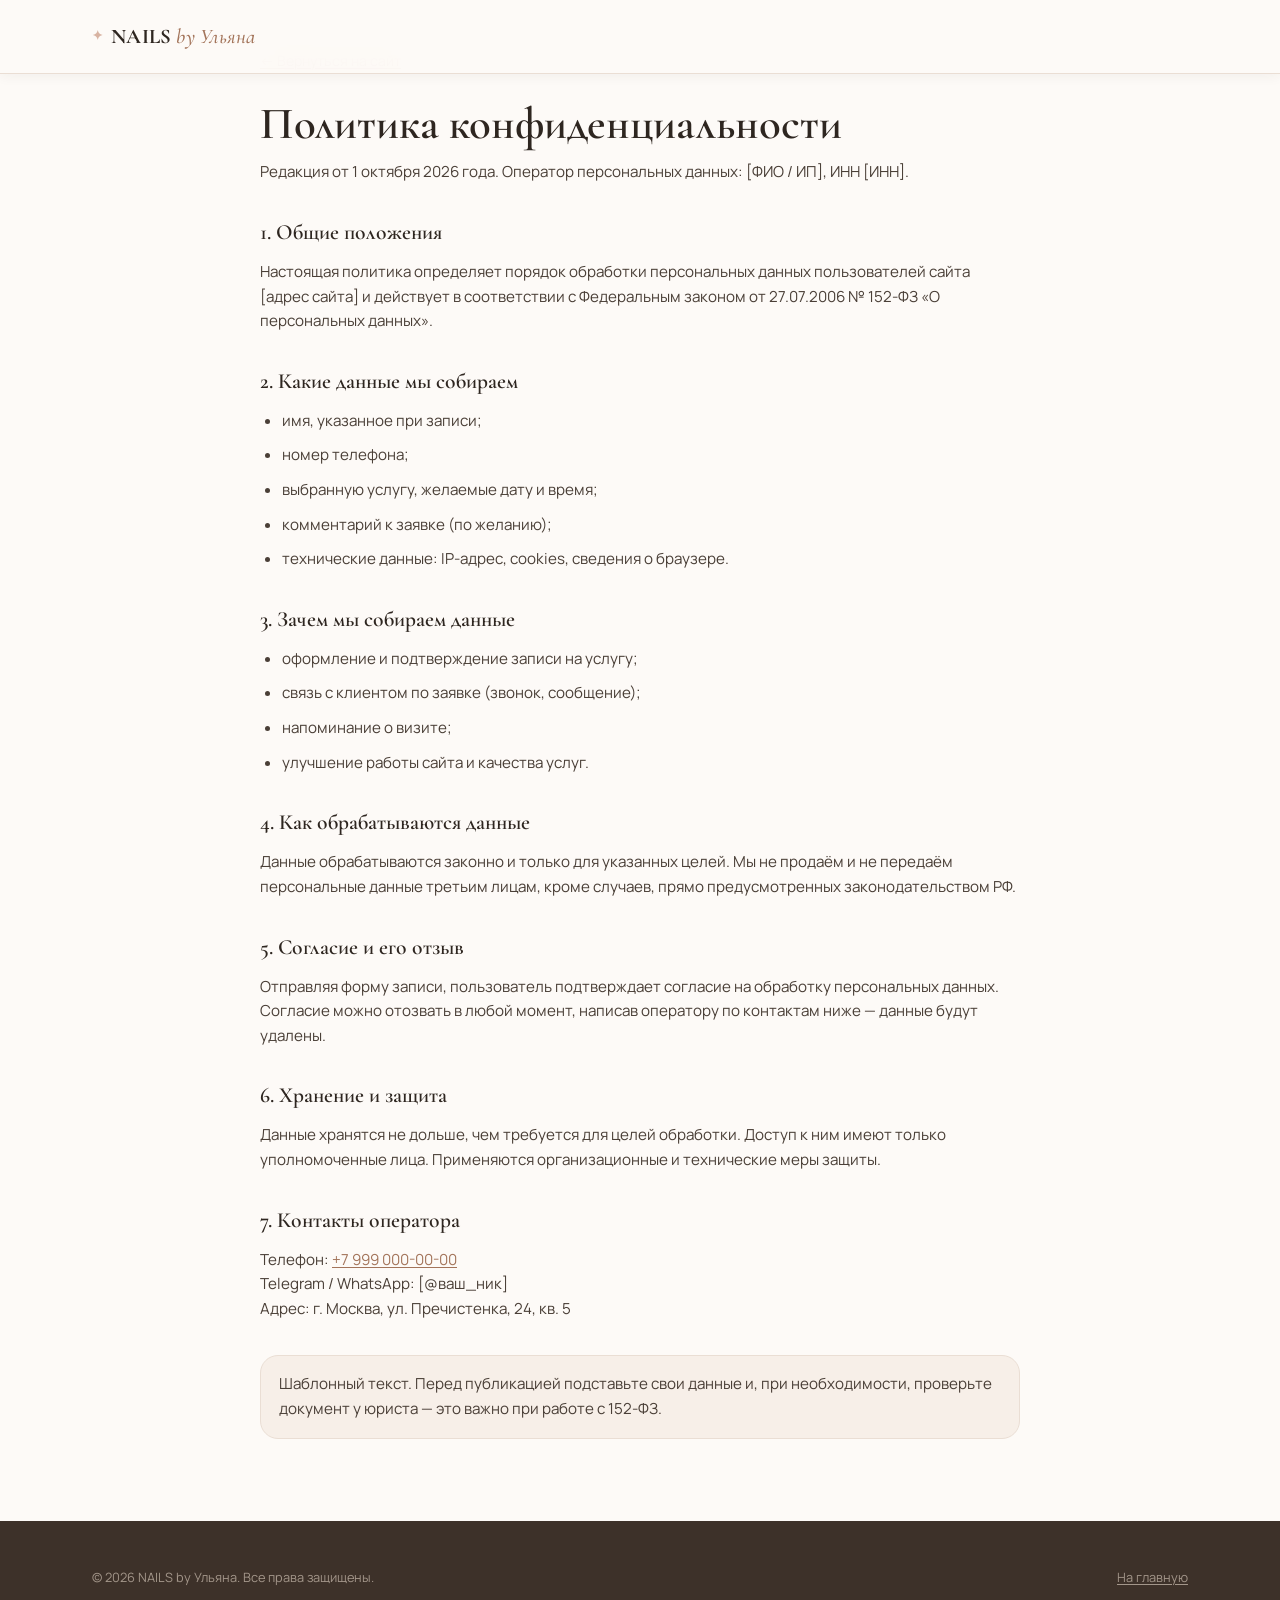
<file: privacy.html>
<!DOCTYPE html>
<html lang="ru">
<head>
  <meta charset="UTF-8">
  <meta name="viewport" content="width=device-width, initial-scale=1.0">
  <meta name="robots" content="noindex">
  <title>Политика конфиденциальности — NAILS by Ульяна</title>
  <link rel="preconnect" href="https://fonts.googleapis.com">
  <link rel="preconnect" href="https://fonts.gstatic.com" crossorigin>
  <link href="https://fonts.googleapis.com/css2?family=Cormorant+Garamond:ital,wght@0,400;0,600;0,700;1,500&family=Manrope:wght@300;400;500;600;700&display=swap" rel="stylesheet">
  <link rel="stylesheet" href="styles.css">
  <style>
    .legal { max-width: 760px; margin-inline: auto; padding-block: 48px 72px; }
    .legal__back { display: inline-flex; align-items: center; gap: 8px; font-size: .88rem; color: var(--copper-d); margin-bottom: 26px; }
    .legal h1 { font-family: var(--font-display); font-size: clamp(1.9rem, 7vw, 2.8rem); font-weight: 600; line-height: 1.15; color: var(--ink); margin-bottom: 10px; }
    .legal__meta { font-size: .82rem; color: var(--muted); margin-bottom: 34px; }
    .legal h2 { font-family: var(--font-display); font-size: 1.35rem; font-weight: 600; color: var(--ink); margin: 30px 0 10px; }
    .legal p, .legal li { font-size: .95rem; color: var(--text); margin-bottom: 10px; }
    .legal ul { padding-left: 22px; list-style: disc; }
    .legal a { color: var(--copper-d); text-decoration: underline; text-underline-offset: 2px; }
    .legal__note { margin-top: 34px; padding: 16px 18px; background: var(--cream); border: 1px solid var(--line); border-radius: var(--r-md); font-size: .85rem; color: var(--muted); }
  </style>
</head>
<body>

  <header class="site-header is-scrolled">
    <div class="container site-header__inner">
      <a class="logo" href="index.html">
        <span class="logo__mark">✦</span>
        <span class="logo__text">NAILS <em>by Ульяна</em></span>
      </a>
    </div>
  </header>

  <main class="container">
    <article class="legal">
      <a class="legal__back" href="index.html">← Вернуться на сайт</a>
      <h1>Политика конфиденциальности</h1>
      <p class="legal__meta">Редакция от 1 октября 2026 года. Оператор персональных данных: [ФИО / ИП], ИНН [ИНН].</p>

      <h2>1. Общие положения</h2>
      <p>Настоящая политика определяет порядок обработки персональных данных пользователей сайта [адрес сайта] и действует в соответствии с Федеральным законом от 27.07.2006 № 152-ФЗ «О персональных данных».</p>

      <h2>2. Какие данные мы собираем</h2>
      <ul>
        <li>имя, указанное при записи;</li>
        <li>номер телефона;</li>
        <li>выбранную услугу, желаемые дату и время;</li>
        <li>комментарий к заявке (по желанию);</li>
        <li>технические данные: IP-адрес, cookies, сведения о браузере.</li>
      </ul>

      <h2>3. Зачем мы собираем данные</h2>
      <ul>
        <li>оформление и подтверждение записи на услугу;</li>
        <li>связь с клиентом по заявке (звонок, сообщение);</li>
        <li>напоминание о визите;</li>
        <li>улучшение работы сайта и качества услуг.</li>
      </ul>

      <h2>4. Как обрабатываются данные</h2>
      <p>Данные обрабатываются законно и только для указанных целей. Мы не продаём и не передаём персональные данные третьим лицам, кроме случаев, прямо предусмотренных законодательством РФ.</p>

      <h2>5. Согласие и его отзыв</h2>
      <p>Отправляя форму записи, пользователь подтверждает согласие на обработку персональных данных. Согласие можно отозвать в любой момент, написав оператору по контактам ниже — данные будут удалены.</p>

      <h2>6. Хранение и защита</h2>
      <p>Данные хранятся не дольше, чем требуется для целей обработки. Доступ к ним имеют только уполномоченные лица. Применяются организационные и технические меры защиты.</p>

      <h2>7. Контакты оператора</h2>
      <p>Телефон: <a href="tel:+79990000000">+7 999 000-00-00</a><br>
         Telegram / WhatsApp: [@ваш_ник]<br>
         Адрес: г. Москва, ул. Пречистенка, 24, кв. 5</p>

      <p class="legal__note">
        Шаблонный текст. Перед публикацией подставьте свои данные и, при необходимости,
        проверьте документ у юриста — это важно при работе с 152-ФЗ.
      </p>
    </article>
  </main>

  <footer class="footer">
    <div class="container footer__inner">
      <div class="footer__bottom" style="border:0; padding-top:0;">
        <p class="footer__copy">© 2026 NAILS by Ульяна. Все права защищены.</p>
        <a class="footer__policy" href="index.html">На главную</a>
      </div>
    </div>
  </footer>

</body>
</html>
</file>
<file: admin-tutor/admin.css>
/* ============================================================
   Панель мастера — mobile app
   ============================================================ */
:root {
  --milk: #fdfaf7;
  --cream: #f6efe8;
  --sand: #efe1d6;
  --nude: #e5ccbc;
  --rose: #d8b3a2;
  --copper: #b98a6d;
  --copper-d: #a3745a;
  --ink: #2e2620;
  --text: #4a3f37;
  --muted: #8d7d70;
  --line: #ece0d6;
  --line-d: #dcc9bc;

  --ok: #5f9e6e;
  --ok-bg: #e6f2e8;
  --wait: #c9962f;
  --wait-bg: #fbf1dc;
  --no: #c0574f;
  --no-bg: #fbe9e7;

  --grad: linear-gradient(135deg, #d8b3a2, #b98a6d);
  --r-sm: 12px;
  --r-md: 16px;
  --r-lg: 22px;
  --r-full: 999px;
  --sh-sm: 0 2px 10px rgba(61, 49, 41, .06);
  --sh-md: 0 8px 26px rgba(61, 49, 41, .1);
  --sh-lg: 0 18px 50px rgba(61, 49, 41, .18);
  --t: .25s cubic-bezier(.22, .61, .36, 1);
}

*, *::before, *::after { box-sizing: border-box; margin: 0; padding: 0; }

html, body { height: 100%; }

body {
  font-family: 'Manrope', -apple-system, BlinkMacSystemFont, 'Segoe UI', sans-serif;
  color: var(--text);
  background: #e9e2db;
  -webkit-font-smoothing: antialiased;
  overflow: hidden;
}

button { font: inherit; color: inherit; background: none; border: 0; cursor: pointer; }
input, select, textarea { font: inherit; color: inherit; }
svg { display: block; }

body.no-scroll { overflow: hidden; }

/* ---------- App frame ---------- */
.app {
  position: relative;
  width: 100%;
  max-width: 480px;
  height: 100%;
  height: 100dvh;
  margin-inline: auto;
  background: var(--milk);
  display: flex;
  flex-direction: column;
  overflow: hidden;
}

/* ---------- Header ---------- */
.app__header {
  flex-shrink: 0;
  display: flex;
  align-items: center;
  justify-content: space-between;
  gap: 12px;
  padding: calc(14px + env(safe-area-inset-top)) 18px 14px;
  background: var(--milk);
  border-bottom: 1px solid var(--line);
}

.subject-bar {
  display: flex;
  gap: 6px;
  padding: 8px 14px;
  background: var(--cream);
  border-bottom: 1px solid var(--line);
  overflow-x: auto;
  -webkit-overflow-scrolling: touch;
  flex-shrink: 0;
}
.subj-pill {
  padding: 6px 12px;
  border-radius: var(--r-full);
  border: 1px solid var(--line-d);
  background: var(--milk);
  color: var(--text);
  font-size: 0.78rem;
  font-weight: 700;
  cursor: pointer;
  white-space: nowrap;
  transition: all var(--t);
}
.subj-pill:hover { border-color: var(--copper); }
.subj-pill.is-active {
  background: var(--ink);
  color: #ffffff;
  border-color: var(--ink);
}

.app__hello { display: flex; align-items: center; gap: 12px; }

.app__avatar {
  width: 42px; height: 42px;
  display: grid;
  place-items: center;
  border-radius: var(--r-full);
  background: var(--grad);
  color: #fff;
  font-weight: 700;
  font-size: 1.05rem;
}

.app__greet { font-size: .95rem; font-weight: 700; color: var(--ink); line-height: 1.2; }
.app__date { font-size: .76rem; color: var(--muted); margin-top: 2px; }

.icon-btn {
  position: relative;
  width: 44px; height: 44px;
  display: grid;
  place-items: center;
  border-radius: var(--r-full);
  background: var(--cream);
  color: var(--ink);
  transition: background var(--t);
}
.icon-btn:active { background: var(--sand); }
.icon-btn__badge {
  position: absolute;
  top: 4px; right: 4px;
  min-width: 18px; height: 18px;
  padding: 0 5px;
  display: grid;
  place-items: center;
  border-radius: var(--r-full);
  background: var(--no);
  color: #fff;
  font-size: .66rem;
  font-weight: 700;
}

/* ---------- Screens ---------- */
.app__main {
  flex: 1;
  overflow-y: auto;
  -webkit-overflow-scrolling: touch;
  padding: 16px 18px calc(96px + env(safe-area-inset-bottom));
}

.screen { display: none; }
.screen.is-active { display: block; animation: fadeUp .28s var(--t); }
@keyframes fadeUp {
  from { opacity: 0; transform: translateY(8px); }
  to   { opacity: 1; transform: none; }
}

/* ---------- Week strip ---------- */
.week {
  display: flex;
  gap: 8px;
  overflow-x: auto;
  padding-bottom: 14px;
  scrollbar-width: none;
}
.week::-webkit-scrollbar { display: none; }

.week__day {
  flex: 0 0 52px;
  display: flex;
  flex-direction: column;
  align-items: center;
  gap: 3px;
  padding: 10px 0;
  border-radius: var(--r-md);
  background: var(--cream);
  border: 1.5px solid transparent;
  transition: background var(--t), border-color var(--t), color var(--t);
}
.week__day-wd { font-size: .68rem; color: var(--muted); text-transform: uppercase; letter-spacing: .06em; }
.week__day-num { font-size: 1.05rem; font-weight: 700; color: var(--ink); }
.week__dot {
  width: 5px; height: 5px;
  border-radius: var(--r-full);
  background: transparent;
}
.week__day.has-bookings .week__dot { background: var(--copper); }
.week__day.is-today .week__day-wd { color: var(--copper-d); }
.week__day.is-active { background: var(--grad); border-color: transparent; }
.week__day.is-active .week__day-wd,
.week__day.is-active .week__day-num { color: #fff; }
.week__day.is-active .week__dot { background: rgba(255,255,255,.85); }

/* ---------- Pending ---------- */
.pending {
  margin-bottom: 18px;
  padding: 14px;
  border-radius: var(--r-lg);
  background: var(--wait-bg);
  border: 1px solid rgba(201, 150, 47, .28);
}
.pending:empty,
.pending.is-empty { display: none; }

.pending__head {
  display: flex;
  align-items: center;
  gap: 8px;
  font-size: .82rem;
  font-weight: 700;
  color: #8a6716;
  text-transform: uppercase;
  letter-spacing: .06em;
  margin-bottom: 12px;
}
.pending__count {
  min-width: 20px; height: 20px;
  padding: 0 6px;
  display: grid;
  place-items: center;
  border-radius: var(--r-full);
  background: var(--wait);
  color: #fff;
  font-size: .7rem;
}
.pulse {
  width: 8px; height: 8px;
  border-radius: 50%;
  background: var(--wait);
  animation: pulse 1.6s ease-in-out infinite;
}
@keyframes pulse {
  0%, 100% { transform: scale(1); opacity: 1; }
  50% { transform: scale(1.5); opacity: .45; }
}

/* ---------- Booking card ---------- */
.booking {
  display: grid;
  grid-template-columns: 56px 1fr;
  gap: 12px;
  padding: 14px;
  border-radius: var(--r-lg);
  background: #fff;
  border: 1px solid var(--line);
  box-shadow: var(--sh-sm);
  margin-bottom: 10px;
  transition: box-shadow var(--t), transform var(--t);
}
.booking:active { transform: scale(.995); }
.booking--ok { border-left: 4px solid var(--ok); }
.booking--new { border-left: 4px solid var(--wait); background: #fffdf8; }
.booking--done { opacity: .62; }
.booking--done .booking__name { text-decoration: line-through; }

.booking__time {
  font-size: 1.05rem;
  font-weight: 800;
  color: var(--ink);
  letter-spacing: -.01em;
}
.booking__dur { display: block; font-size: .7rem; font-weight: 500; color: var(--muted); margin-top: 2px; }

.booking__name { font-size: 1rem; font-weight: 700; color: var(--ink); line-height: 1.25; }
.booking__service { font-size: .84rem; color: var(--text); margin-top: 2px; }
.booking__phone { font-size: .8rem; color: var(--muted); margin-top: 3px; }

.booking__status {
  display: inline-flex;
  align-items: center;
  gap: 5px;
  margin-top: 8px;
  padding: 4px 10px;
  border-radius: var(--r-full);
  font-size: .72rem;
  font-weight: 700;
}
.booking__status--ok { background: var(--ok-bg); color: var(--ok); }
.booking__status--wait { background: var(--wait-bg); color: #8a6716; }
.booking__status--done { background: var(--cream); color: var(--muted); }

.booking__actions {
  grid-column: 1 / -1;
  display: flex;
  gap: 8px;
  margin-top: 12px;
}

.btn-act {
  flex: 1;
  display: inline-flex;
  align-items: center;
  justify-content: center;
  gap: 6px;
  padding: 12px 14px;
  border-radius: var(--r-md);
  font-size: .86rem;
  font-weight: 700;
  transition: transform var(--t), background var(--t), color var(--t);
}
.btn-act:active { transform: scale(.97); }
.btn-act--ok { background: var(--ok); color: #fff; box-shadow: 0 6px 16px rgba(95, 158, 110, .34); }
.btn-act--soft { background: var(--cream); color: var(--text); }
.btn-act--line { background: #fff; border: 1.5px solid var(--line); color: var(--text); }
.btn-act--icon { flex: 0 0 auto; padding-inline: 14px; }

/* ---------- Day head ---------- */
.day-head {
  display: flex;
  align-items: center;
  justify-content: space-between;
  margin: 6px 0 12px;
}
.day-head__title {
  font-size: .82rem;
  font-weight: 700;
  letter-spacing: .08em;
  text-transform: uppercase;
  color: var(--muted);
}
.link-btn { font-size: .82rem; font-weight: 600; color: var(--copper-d); }
.link-btn:active { opacity: .6; }

/* Free slot */
.freeslot {
  width: 100%;
  display: flex;
  align-items: center;
  gap: 10px;
  padding: 12px 14px;
  margin-bottom: 10px;
  border: 1.5px dashed var(--nude);
  border-radius: var(--r-lg);
  color: var(--copper-d);
  font-size: .86rem;
  font-weight: 600;
  transition: background var(--t);
}
.freeslot:active { background: var(--cream); }
.freeslot__plus {
  width: 24px; height: 24px;
  display: grid;
  place-items: center;
  border-radius: var(--r-full);
  background: var(--sand);
  font-weight: 700;
}

/* ---------- Day summary ---------- */
.day-summary {
  margin-top: 16px;
  padding: 14px 16px;
  border-radius: var(--r-lg);
  background: var(--cream);
  display: flex;
  justify-content: space-between;
  font-size: .86rem;
}
.day-summary strong { color: var(--ink); font-weight: 800; }

/* ---------- Clients ---------- */
.search {
  display: flex;
  align-items: center;
  gap: 10px;
  padding: 12px 14px;
  margin-bottom: 14px;
  border-radius: var(--r-md);
  background: var(--cream);
  color: var(--muted);
}
.search input {
  flex: 1;
  border: 0;
  background: none;
  outline: none;
  font-size: .92rem;
  color: var(--ink);
}
.search input::placeholder { color: var(--muted); }

.client {
  display: flex;
  align-items: center;
  gap: 12px;
  width: 100%;
  padding: 13px 14px;
  margin-bottom: 9px;
  border-radius: var(--r-lg);
  background: #fff;
  border: 1px solid var(--line);
  text-align: left;
  transition: transform var(--t), box-shadow var(--t);
}
.client:active { transform: scale(.99); box-shadow: var(--sh-sm); }
.client__ava {
  flex-shrink: 0;
  width: 42px; height: 42px;
  display: grid;
  place-items: center;
  border-radius: var(--r-full);
  background: var(--sand);
  color: var(--copper-d);
  font-weight: 700;
}
.client__body { flex: 1; min-width: 0; }
.client__name { font-size: .95rem; font-weight: 700; color: var(--ink); }
.client__meta { font-size: .78rem; color: var(--muted); margin-top: 2px; white-space: nowrap; overflow: hidden; text-overflow: ellipsis; }
.client__sum { font-size: .82rem; font-weight: 700; color: var(--copper-d); }

/* ---------- Money ---------- */
.money-hero {
  padding: 22px;
  border-radius: var(--r-lg);
  background: var(--grad);
  color: #fff;
  box-shadow: 0 14px 34px rgba(185, 138, 109, .34);
  margin-bottom: 22px;
}
.money-hero__label { font-size: .78rem; opacity: .88; letter-spacing: .06em; text-transform: uppercase; }
.money-hero__sum { font-size: 2.3rem; font-weight: 800; letter-spacing: -.02em; margin: 4px 0 16px; }
.money-hero__row { display: flex; gap: 26px; }
.money-hero__row span { display: block; font-size: .72rem; opacity: .85; }
.money-hero__row strong { font-size: 1.05rem; font-weight: 700; }

.block-title {
  font-size: .82rem;
  font-weight: 700;
  letter-spacing: .08em;
  text-transform: uppercase;
  color: var(--muted);
  margin-bottom: 12px;
}

.money-item {
  display: flex;
  align-items: center;
  justify-content: space-between;
  gap: 12px;
  padding: 13px 14px;
  margin-bottom: 8px;
  border-radius: var(--r-md);
  background: #fff;
  border: 1px solid var(--line);
  font-size: .88rem;
}
.money-item__sum { font-weight: 800; color: var(--ink); }
.money-item__date { font-size: .74rem; color: var(--muted); }

/* ---------- Settings ---------- */
.settings-card {
  border-radius: var(--r-lg);
  background: #fff;
  border: 1px solid var(--line);
  overflow: hidden;
  margin-bottom: 16px;
}
.setting {
  width: 100%;
  display: flex;
  align-items: center;
  gap: 13px;
  padding: 15px 16px;
  text-align: left;
  border-bottom: 1px solid var(--line);
  transition: background var(--t);
}
.setting:last-child { border-bottom: 0; }
.setting:active { background: var(--cream); }
.setting__icon {
  width: 40px; height: 40px;
  display: grid;
  place-items: center;
  border-radius: var(--r-md);
  background: var(--cream);
  font-size: 1.15rem;
}
.setting__text { flex: 1; min-width: 0; }
.setting__text strong { display: block; font-size: .93rem; color: var(--ink); font-weight: 700; }
.setting__text small { display: block; font-size: .76rem; color: var(--muted); margin-top: 2px; }
.setting__arrow { color: var(--muted); font-size: 1.3rem; }

/* ---------- Site card ---------- */
.site-card {
  display: flex;
  gap: 16px;
  padding: 18px;
  border-radius: var(--r-lg);
  background: #fff;
  border: 1px solid var(--line);
  margin-bottom: 16px;
}
.site-card__qr {
  flex-shrink: 0;
  padding: 8px;
  border-radius: var(--r-md);
  background: #fff;
  border: 1px solid var(--line);
}
.site-card__info { flex: 1; min-width: 0; }
.site-card__title { font-size: .78rem; text-transform: uppercase; letter-spacing: .08em; color: var(--muted); font-weight: 700; }
.site-card__link { font-size: 1rem; font-weight: 800; color: var(--ink); margin: 4px 0 12px; }
.site-card__actions { display: flex; gap: 8px; flex-wrap: wrap; }
.chip-btn {
  padding: 8px 14px;
  border-radius: var(--r-full);
  background: var(--cream);
  font-size: .78rem;
  font-weight: 700;
  color: var(--text);
  transition: background var(--t);
}
.chip-btn:active { background: var(--sand); }

/* ---------- FAB ---------- */
.fab {
  position: absolute;
  right: 18px;
  bottom: calc(84px + env(safe-area-inset-bottom));
  z-index: 40;
  width: 58px; height: 58px;
  display: grid;
  place-items: center;
  border-radius: var(--r-full);
  background: var(--grad);
  color: #fff;
  font-size: 1.9rem;
  font-weight: 300;
  line-height: 1;
  box-shadow: 0 12px 30px rgba(185, 138, 109, .5);
  transition: transform var(--t);
}
.fab:active { transform: scale(.92); }

/* ---------- Tabbar ---------- */
.tabbar {
  position: absolute;
  left: 0; right: 0; bottom: 0;
  z-index: 50;
  display: grid;
  grid-template-columns: repeat(4, 1fr);
  padding: 8px 8px calc(8px + env(safe-area-inset-bottom));
  background: rgba(253, 250, 247, .96);
  backdrop-filter: blur(14px);
  -webkit-backdrop-filter: blur(14px);
  border-top: 1px solid var(--line);
}
.tab {
  display: flex;
  flex-direction: column;
  align-items: center;
  gap: 3px;
  padding: 7px 0;
  border-radius: var(--r-md);
  color: var(--muted);
  font-size: .68rem;
  font-weight: 600;
  transition: color var(--t), background var(--t);
}
.tab.is-active { color: var(--copper-d); background: var(--cream); }

/* ---------- Sheet ---------- */
.sheet {
  position: absolute;
  inset: 0;
  z-index: 200;
  display: flex;
  align-items: flex-end;
  justify-content: center;
  opacity: 0;
  visibility: hidden;
  transition: opacity var(--t), visibility var(--t);
}
.sheet.is-open { opacity: 1; visibility: visible; }
.sheet__backdrop {
  position: absolute;
  inset: 0;
  background: rgba(46, 38, 32, .46);
  backdrop-filter: blur(3px);
  -webkit-backdrop-filter: blur(3px);
}
.sheet__panel {
  position: relative;
  width: min(480px, 100%);
  max-height: 88dvh;
  overflow-y: auto;
  background: var(--milk);
  border-radius: var(--r-lg) var(--r-lg) 0 0;
  padding: 10px 18px calc(24px + env(safe-area-inset-bottom));
  transform: translateY(102%);
  transition: transform .32s cubic-bezier(.22, .61, .36, 1);
  box-shadow: 0 -12px 40px rgba(46, 38, 32, .2);
}
.sheet.is-open .sheet__panel { transform: translateY(0); }
.sheet__grip {
  width: 42px; height: 4px;
  margin: 6px auto 16px;
  border-radius: var(--r-full);
  background: var(--line);
}

.sheet__title { font-size: 1.15rem; font-weight: 800; color: var(--ink); margin-bottom: 4px; }
.sheet__sub { font-size: .84rem; color: var(--muted); margin-bottom: 18px; }

.sheet-field { margin-bottom: 13px; }
.sheet-field label { display: block; font-size: .8rem; font-weight: 700; color: var(--ink); margin-bottom: 6px; }
.sheet-field input,
.sheet-field select,
.sheet-field textarea {
  width: 100%;
  padding: 13px 14px;
  border-radius: var(--r-sm);
  border: 1.5px solid var(--line);
  background: var(--cream);
  font-size: .92rem;
  outline: none;
  transition: border-color var(--t), background var(--t), box-shadow var(--t);
}
.sheet-field input:focus,
.sheet-field select:focus,
.sheet-field textarea:focus {
  background: #fff;
  border-color: var(--copper);
  box-shadow: 0 0 0 4px rgba(185, 138, 109, .15);
}

.slot-grid { display: grid; grid-template-columns: repeat(3, 1fr); gap: 9px; }
.slot-btn {
  padding: 13px 6px;
  border-radius: var(--r-md);
  background: var(--cream);
  border: 1.5px solid transparent;
  font-weight: 700;
  font-size: .92rem;
  color: var(--ink);
  transition: background var(--t), border-color var(--t);
}
.slot-btn:active,
.slot-btn.is-picked { background: var(--sand); border-color: var(--copper); }

/* ---------- Toast ---------- */
.toast {
  position: absolute;
  left: 50%;
  bottom: calc(96px + env(safe-area-inset-bottom));
  z-index: 300;
  translate: -50% 0;
  max-width: min(420px, calc(100vw - 32px));
  padding: 13px 18px;
  border-radius: var(--r-full);
  background: var(--ink);
  color: #fff;
  font-size: .85rem;
  font-weight: 600;
  text-align: center;
  box-shadow: var(--sh-lg);
  opacity: 0;
  visibility: hidden;
  transition: opacity var(--t), visibility var(--t), translate var(--t);
}
.toast.is-show { opacity: 1; visibility: visible; translate: -50% -8px; }

/* ---------- Three stats (карточка клиента) ---------- */
.three-stats {
  display: grid;
  grid-template-columns: repeat(3, 1fr);
  gap: 8px;
  text-align: center;
}
.three-stats > div {
  padding: 12px 6px;
  border-radius: var(--r-md);
  background: var(--cream);
}
.three-stats span { display: block; font-size: .68rem; color: var(--muted); margin-bottom: 3px; }
.three-stats strong { font-size: .95rem; color: var(--ink); font-weight: 800; }

/* ---------- Switch ---------- */
.switch {
  position: relative;
  flex-shrink: 0;
  width: 48px; height: 28px;
  border-radius: var(--r-full);
  background: var(--line-d);
  transition: background var(--t);
}
.switch::after {
  content: "";
  position: absolute;
  top: 3px; left: 3px;
  width: 22px; height: 22px;
  border-radius: 50%;
  background: #fff;
  box-shadow: 0 2px 6px rgba(61, 49, 41, .25);
  transition: transform var(--t);
}
.switch.is-on { background: var(--grad); }
.switch.is-on::after { transform: translateX(20px); }

/* ---------- Portfolio grid ---------- */
.portfolio-grid {
  display: grid;
  grid-template-columns: repeat(2, 1fr);
  gap: 10px;
}
.portfolio-cell {
  aspect-ratio: 3 / 4;
  display: grid;
  place-items: center;
  border-radius: var(--r-md);
  background: linear-gradient(145deg, var(--sand), var(--cream));
  border: 1px dashed var(--nude);
  color: var(--copper-d);
  font-size: .78rem;
  font-weight: 600;
}

/* ============================================================
   УВЕДОМЛЕНИЯ
   ============================================================ */
.notif {
  position: absolute;
  inset: 0;
  z-index: 150;
  opacity: 0;
  visibility: hidden;
  transition: opacity var(--t), visibility var(--t);
}
.notif.is-open { opacity: 1; visibility: visible; }
.notif__backdrop { position: absolute; inset: 0; background: rgba(46, 38, 32, .26); }

.notif__panel {
  position: absolute;
  top: calc(78px + env(safe-area-inset-top));
  left: 12px; right: 12px;
  max-height: 68dvh;
  display: flex;
  flex-direction: column;
  background: #fff;
  border-radius: var(--r-lg);
  box-shadow: var(--sh-lg);
  overflow: hidden;
  transform: translateY(-10px) scale(.98);
  transform-origin: top right;
  transition: transform .22s var(--t);
}
.notif.is-open .notif__panel { transform: none; }

.notif__head {
  display: flex;
  align-items: center;
  justify-content: space-between;
  padding: 14px 16px;
  border-bottom: 1px solid var(--line);
}
.notif__title { font-size: .95rem; font-weight: 800; color: var(--ink); }
.notif__list { overflow-y: auto; }

.notif__item {
  position: relative;
  width: 100%;
  display: flex;
  gap: 12px;
  padding: 13px 16px;
  text-align: left;
  border-bottom: 1px solid var(--line);
  transition: background var(--t);
}
.notif__item:last-child { border-bottom: 0; }
.notif__item:active { background: var(--cream); }
.notif__item.is-unread { background: #fffaf3; }

.notif__icon {
  flex-shrink: 0;
  width: 38px; height: 38px;
  display: grid;
  place-items: center;
  border-radius: var(--r-md);
  background: var(--cream);
  font-size: 1.05rem;
}
.notif__body { flex: 1; min-width: 0; }
.notif__body strong { display: block; font-size: .88rem; font-weight: 700; color: var(--ink); }
.notif__body span { display: block; font-size: .8rem; color: var(--text); margin-top: 2px; }
.notif__body small { display: block; font-size: .72rem; color: var(--muted); margin-top: 4px; }

.notif__dot {
  position: absolute;
  top: 18px; right: 16px;
  width: 8px; height: 8px;
  border-radius: 50%;
  background: var(--no);
}
.notif__empty { padding: 26px 16px; text-align: center; font-size: .86rem; color: var(--muted); }

/* ============================================================
   РЕДАКТОР ГРАФИКА
   ============================================================ */
.editor {
  position: absolute;
  inset: 0;
  z-index: 250;
  background: var(--milk);
  display: flex;
  flex-direction: column;
  transform: translateX(100%);
  visibility: hidden;
  transition: transform .3s cubic-bezier(.22, .61, .36, 1), visibility .3s;
}
.editor.is-open { transform: none; visibility: visible; }
.editor[hidden] { display: none; }

.editor__bar {
  flex-shrink: 0;
  display: flex;
  align-items: center;
  gap: 10px;
  padding: calc(10px + env(safe-area-inset-top)) 14px 10px;
  border-bottom: 1px solid var(--line);
  background: var(--milk);
}
.editor__back {
  width: 42px; height: 42px;
  display: grid;
  place-items: center;
  border-radius: var(--r-full);
  background: var(--cream);
  color: var(--ink);
}
.editor__title { flex: 1; font-size: 1.02rem; font-weight: 800; color: var(--ink); }
.editor__save { padding: 10px 16px; border-radius: var(--r-full); background: var(--grad); color: #fff; font-size: .84rem; font-weight: 700; box-shadow: 0 6px 16px rgba(185, 138, 109, .35); }
.editor__body { flex: 1; overflow-y: auto; padding: 16px 18px calc(40px + env(safe-area-inset-bottom)); }

.ed-days { display: flex; gap: 6px; margin-bottom: 16px; }
.ed-day {
  flex: 1;
  height: 44px;
  display: grid;
  place-items: center;
  border-radius: var(--r-md);
  background: var(--cream);
  font-size: .8rem;
  font-weight: 700;
  color: var(--ink);
  border: 1.5px solid transparent;
  transition: background var(--t), color var(--t), opacity var(--t);
}
.ed-day.is-active { background: var(--grad); color: #fff; }
.ed-day.is-off { opacity: .38; color: var(--muted); }
.ed-day.is-active.is-off { opacity: 1; }

.ed-toggle {
  display: flex;
  align-items: center;
  justify-content: space-between;
  padding: 13px 16px;
  margin-bottom: 16px;
  border-radius: var(--r-md);
  background: #fff;
  border: 1px solid var(--line);
  font-size: .9rem;
  font-weight: 600;
  color: var(--ink);
}

.seg {
  display: flex;
  gap: 4px;
  padding: 4px;
  margin-bottom: 14px;
  border-radius: var(--r-full);
  background: var(--cream);
}
.seg__btn {
  flex: 1;
  padding: 10px 8px;
  border-radius: var(--r-full);
  font-size: .84rem;
  font-weight: 700;
  color: var(--muted);
  transition: background var(--t), color var(--t), box-shadow var(--t);
}
.seg__btn.is-active { background: #fff; color: var(--ink); box-shadow: var(--sh-sm); }

.ed-card {
  padding: 6px 16px;
  margin-bottom: 14px;
  border-radius: var(--r-md);
  background: #fff;
  border: 1px solid var(--line);
}
.ed-card.is-hidden { display: none; }

.ed-row {
  display: flex;
  align-items: center;
  justify-content: space-between;
  gap: 12px;
  padding: 11px 0;
  border-bottom: 1px solid var(--line);
}
.ed-row:last-child { border-bottom: 0; }
.ed-row label { font-size: .88rem; color: var(--text); }

input[type="time"] {
  padding: 9px 12px;
  border-radius: var(--r-sm);
  border: 1.5px solid var(--line);
  background: var(--cream);
  font-size: .9rem;
  font-weight: 700;
  color: var(--ink);
  outline: none;
  transition: border-color var(--t), box-shadow var(--t);
}
input[type="time"]:focus { border-color: var(--copper); box-shadow: 0 0 0 4px rgba(185, 138, 109, .15); }

.ed-window {
  display: flex;
  align-items: center;
  gap: 8px;
  padding: 11px 0;
  border-bottom: 1px solid var(--line);
}
.ed-window__dash { color: var(--muted); }
.ed-window__del {
  margin-left: auto;
  width: 34px; height: 34px;
  display: grid;
  place-items: center;
  border-radius: var(--r-full);
  background: var(--no-bg);
  color: var(--no);
  font-size: 1.2rem;
  line-height: 1;
}
.ed-add {
  width: 100%;
  padding: 13px;
  margin: 12px 0;
  border: 1.5px dashed var(--nude);
  border-radius: var(--r-md);
  color: var(--copper-d);
  font-size: .86rem;
  font-weight: 700;
}

.ed-block { margin-bottom: 16px; }
.ed-block__title {
  font-size: .74rem;
  font-weight: 700;
  letter-spacing: .1em;
  text-transform: uppercase;
  color: var(--muted);
  margin-bottom: 10px;
}
.ed-chips { display: flex; gap: 8px; flex-wrap: wrap; }
.ed-chip {
  padding: 10px 15px;
  border-radius: var(--r-full);
  background: var(--cream);
  font-size: .82rem;
  font-weight: 700;
  color: var(--text);
  border: 1.5px solid transparent;
}
.ed-chip.is-active { background: var(--sand); border-color: var(--copper); color: var(--ink); }

.ed-apply {
  width: 100%;
  padding: 14px;
  margin-bottom: 18px;
  border-radius: var(--r-md);
  background: var(--cream);
  font-size: .86rem;
  font-weight: 700;
  color: var(--text);
}

.ed-preview {
  padding: 14px;
  border-radius: var(--r-md);
  background: #fff;
  border: 1px solid var(--line);
}
.ed-slots { display: flex; flex-wrap: wrap; gap: 6px; }
.ed-slot {
  padding: 7px 11px;
  border-radius: var(--r-full);
  background: var(--cream);
  font-size: .8rem;
  font-weight: 700;
  color: var(--ink);
}
.ed-hint { font-size: .76rem; color: var(--muted); margin-top: 10px; }
.ed-empty { font-size: .84rem; color: var(--muted); padding: 10px 0; }

/* ---------- Прочее ---------- */
.week__day.is-off { opacity: .42; }

.price-edit { display: inline-flex; align-items: center; gap: 4px; font-weight: 800; color: var(--copper-d); }
.price-edit input {
  width: 82px;
  padding: 8px 10px;
  border-radius: var(--r-sm);
  border: 1.5px solid var(--line);
  background: var(--cream);
  font-size: .88rem;
  font-weight: 800;
  text-align: right;
  outline: none;
}
.price-edit input:focus { border-color: var(--copper); }

.portfolio-cell em { font-style: normal; font-size: .68rem; opacity: .75; }
.portfolio-cell.is-on {
  background: var(--grad);
  border-style: solid;
  border-color: transparent;
  color: #fff;
}

/* ---------- История визитов ---------- */
.booking { cursor: pointer; }

.hist {
  border-radius: var(--r-md);
  background: var(--cream);
  overflow: hidden;
}
.hist__row {
  display: flex;
  align-items: center;
  gap: 10px;
  padding: 10px 12px;
  border-bottom: 1px solid var(--line);
  font-size: .84rem;
}
.hist__row:last-child { border-bottom: 0; }
.hist__svc {
  flex: 1;
  min-width: 0;
  color: var(--ink);
  font-weight: 600;
  white-space: nowrap;
  overflow: hidden;
  text-overflow: ellipsis;
}
.hist__when { color: var(--muted); font-size: .76rem; white-space: nowrap; }
.hist__sum { font-weight: 800; color: var(--copper-d); white-space: nowrap; }

/* ---------- Desktop: телефон в рамке ---------- */
/* ============================================================
   Тема репетитора: индиго, кремовый, акцент меди
   ============================================================ */
:root {
  --milk: #fffdfa;
  --cream: #f7f4ee;
  --sand: #f0ebe1;
  --nude: #e3d8c8;
  --rose: #e59a55;
  --copper: #c8813f;
  --copper-d: #a8662a;
  --choco: #1f2a44;
  --ink: #1f2a44;
  --text: #3a4360;
  --muted: #6b7488;
  --line: #e4ded3;
  --line-d: #cfc6b8;
  --grad: linear-gradient(135deg, #e59a55, #c8813f);
}

body { font-family: 'Inter', -apple-system, BlinkMacSystemFont, 'Segoe UI', sans-serif; }

.app__greet,
.editor__title,
.sheet__title,
.money-hero__sum,
.block-title {
  font-family: 'Literata', Georgia, serif;
}

/* Мелкие пометки в карточке занятия */
.mini-badges { display: flex; flex-wrap: wrap; gap: 5px; margin-top: 7px; }
.mini-badge {
  padding: 3px 9px;
  border-radius: var(--r-full);
  background: var(--cream);
  border: 1px solid var(--line);
  font-size: .66rem;
  font-weight: 600;
  color: var(--text);
}
.mini-badge--rep { background: var(--wait-bg); border-color: rgba(201, 150, 47, .3); color: #8a6716; }
.mini-badge--trial { background: rgba(200, 129, 63, .12); border-color: rgba(200, 129, 63, .3); color: var(--copper-d); }

/* Долг и заметки */
.client__sum--debt { color: var(--no); }
.hist__sum--debt { color: var(--no); }
.goal-note {
  margin-top: 14px;
  padding: 12px 14px;
  border-radius: var(--r-md);
  background: var(--cream);
  font-size: .86rem;
  color: var(--text);
}
.hw-note {
  padding: 12px 14px;
  border-radius: var(--r-md);
  background: var(--cream);
  border-left: 3px solid var(--copper);
  font-size: .88rem;
  color: var(--text);
  white-space: pre-wrap;
}

/* Чекбокс в шторке записи (каждую неделю) */
.f-check { display: flex; align-items: center; gap: 10px; cursor: pointer; font-size: .88rem; color: var(--text); margin-bottom: 12px; }
.f-checkbox {
  appearance: none;
  -webkit-appearance: none;
  flex-shrink: 0;
  width: 21px; height: 21px;
  border: 1.5px solid var(--line-d);
  border-radius: 6px;
  background: var(--cream);
  position: relative;
  cursor: pointer;
}
.f-checkbox:checked { background: var(--grad); border-color: var(--copper); }
.f-checkbox:checked::after {
  content: "";
  position: absolute;
  left: 6px; top: 2px;
  width: 6px; height: 11px;
  border: solid #fff;
  border-width: 0 2px 2px 0;
  transform: rotate(45deg);
}

/* ---------- Desktop: телефон в рамке ---------- */
@media (min-width: 520px) {
  body { padding: 24px 0; overflow: auto; }
  .app {
    height: calc(100dvh - 48px);
    border-radius: 34px;
    box-shadow: 0 30px 80px rgba(31, 42, 68, .3), 0 0 0 10px #1f2a44, 0 0 0 12px #3a4360;
  }
  .tabbar { border-radius: 0 0 34px 34px; }
}
</file>
<file: admin/admin.css>
/* ============================================================
   Панель мастера — mobile app
   ============================================================ */
:root {
  --milk: #fdfaf7;
  --cream: #f6efe8;
  --sand: #efe1d6;
  --nude: #e5ccbc;
  --rose: #d8b3a2;
  --copper: #b98a6d;
  --copper-d: #a3745a;
  --ink: #2e2620;
  --text: #4a3f37;
  --muted: #8d7d70;
  --line: #ece0d6;
  --line-d: #dcc9bc;

  --ok: #5f9e6e;
  --ok-bg: #e6f2e8;
  --wait: #c9962f;
  --wait-bg: #fbf1dc;
  --no: #c0574f;
  --no-bg: #fbe9e7;

  --grad: linear-gradient(135deg, #d8b3a2, #b98a6d);
  --r-sm: 12px;
  --r-md: 16px;
  --r-lg: 22px;
  --r-full: 999px;
  --sh-sm: 0 2px 10px rgba(61, 49, 41, .06);
  --sh-md: 0 8px 26px rgba(61, 49, 41, .1);
  --sh-lg: 0 18px 50px rgba(61, 49, 41, .18);
  --t: .25s cubic-bezier(.22, .61, .36, 1);
}

*, *::before, *::after { box-sizing: border-box; margin: 0; padding: 0; }

html, body { height: 100%; }

body {
  font-family: 'Manrope', -apple-system, BlinkMacSystemFont, 'Segoe UI', sans-serif;
  color: var(--text);
  background: #e9e2db;
  -webkit-font-smoothing: antialiased;
  overflow: hidden;
}

button { font: inherit; color: inherit; background: none; border: 0; cursor: pointer; }
input, select, textarea { font: inherit; color: inherit; }
svg { display: block; }

body.no-scroll { overflow: hidden; }

/* ---------- App frame ---------- */
.app {
  position: relative;
  width: 100%;
  max-width: 480px;
  height: 100%;
  height: 100dvh;
  margin-inline: auto;
  background: var(--milk);
  display: flex;
  flex-direction: column;
  overflow: hidden;
}

/* ---------- Header ---------- */
.app__header {
  flex-shrink: 0;
  display: flex;
  align-items: center;
  justify-content: space-between;
  gap: 12px;
  padding: calc(14px + env(safe-area-inset-top)) 18px 14px;
  background: var(--milk);
  border-bottom: 1px solid var(--line);
}

.app__hello { display: flex; align-items: center; gap: 12px; }

.app__avatar {
  width: 42px; height: 42px;
  display: grid;
  place-items: center;
  border-radius: var(--r-full);
  background: var(--grad);
  color: #fff;
  font-weight: 700;
  font-size: 1.05rem;
}

.app__greet { font-size: .95rem; font-weight: 700; color: var(--ink); line-height: 1.2; }
.app__date { font-size: .76rem; color: var(--muted); margin-top: 2px; }

.icon-btn {
  position: relative;
  width: 44px; height: 44px;
  display: grid;
  place-items: center;
  border-radius: var(--r-full);
  background: var(--cream);
  color: var(--ink);
  transition: background var(--t);
}
.icon-btn:active { background: var(--sand); }
.icon-btn__badge {
  position: absolute;
  top: 4px; right: 4px;
  min-width: 18px; height: 18px;
  padding: 0 5px;
  display: grid;
  place-items: center;
  border-radius: var(--r-full);
  background: var(--no);
  color: #fff;
  font-size: .66rem;
  font-weight: 700;
}

/* ---------- Screens ---------- */
.app__main {
  flex: 1;
  overflow-y: auto;
  -webkit-overflow-scrolling: touch;
  padding: 16px 18px calc(96px + env(safe-area-inset-bottom));
}

.screen { display: none; }
.screen.is-active { display: block; animation: fadeUp .28s var(--t); }
@keyframes fadeUp {
  from { opacity: 0; transform: translateY(8px); }
  to   { opacity: 1; transform: none; }
}

/* ---------- Week strip ---------- */
.week {
  display: flex;
  gap: 8px;
  overflow-x: auto;
  padding-bottom: 14px;
  scrollbar-width: none;
}
.week::-webkit-scrollbar { display: none; }

.week__day {
  flex: 0 0 52px;
  display: flex;
  flex-direction: column;
  align-items: center;
  gap: 3px;
  padding: 10px 0;
  border-radius: var(--r-md);
  background: var(--cream);
  border: 1.5px solid transparent;
  transition: background var(--t), border-color var(--t), color var(--t);
}
.week__day-wd { font-size: .68rem; color: var(--muted); text-transform: uppercase; letter-spacing: .06em; }
.week__day-num { font-size: 1.05rem; font-weight: 700; color: var(--ink); }
.week__dot {
  width: 5px; height: 5px;
  border-radius: var(--r-full);
  background: transparent;
}
.week__day.has-bookings .week__dot { background: var(--copper); }
.week__day.is-today .week__day-wd { color: var(--copper-d); }
.week__day.is-active { background: var(--grad); border-color: transparent; }
.week__day.is-active .week__day-wd,
.week__day.is-active .week__day-num { color: #fff; }
.week__day.is-active .week__dot { background: rgba(255,255,255,.85); }

/* ---------- Pending ---------- */
.pending {
  margin-bottom: 18px;
  padding: 14px;
  border-radius: var(--r-lg);
  background: var(--wait-bg);
  border: 1px solid rgba(201, 150, 47, .28);
}
.pending:empty,
.pending.is-empty { display: none; }

.pending__head {
  display: flex;
  align-items: center;
  gap: 8px;
  font-size: .82rem;
  font-weight: 700;
  color: #8a6716;
  text-transform: uppercase;
  letter-spacing: .06em;
  margin-bottom: 12px;
}
.pending__count {
  min-width: 20px; height: 20px;
  padding: 0 6px;
  display: grid;
  place-items: center;
  border-radius: var(--r-full);
  background: var(--wait);
  color: #fff;
  font-size: .7rem;
}
.pulse {
  width: 8px; height: 8px;
  border-radius: 50%;
  background: var(--wait);
  animation: pulse 1.6s ease-in-out infinite;
}
@keyframes pulse {
  0%, 100% { transform: scale(1); opacity: 1; }
  50% { transform: scale(1.5); opacity: .45; }
}

/* ---------- Booking card ---------- */
.booking {
  display: grid;
  grid-template-columns: 56px 1fr;
  gap: 12px;
  padding: 14px;
  border-radius: var(--r-lg);
  background: #fff;
  border: 1px solid var(--line);
  box-shadow: var(--sh-sm);
  margin-bottom: 10px;
  transition: box-shadow var(--t), transform var(--t);
}
.booking:active { transform: scale(.995); }
.booking--ok { border-left: 4px solid var(--ok); }
.booking--new { border-left: 4px solid var(--wait); background: #fffdf8; }
.booking--done { opacity: .62; }
.booking--done .booking__name { text-decoration: line-through; }

.booking__time {
  font-size: 1.05rem;
  font-weight: 800;
  color: var(--ink);
  letter-spacing: -.01em;
}
.booking__dur { display: block; font-size: .7rem; font-weight: 500; color: var(--muted); margin-top: 2px; }

.booking__name { font-size: 1rem; font-weight: 700; color: var(--ink); line-height: 1.25; }
.booking__service { font-size: .84rem; color: var(--text); margin-top: 2px; }
.booking__phone { font-size: .8rem; color: var(--muted); margin-top: 3px; }

.booking__status {
  display: inline-flex;
  align-items: center;
  gap: 5px;
  margin-top: 8px;
  padding: 4px 10px;
  border-radius: var(--r-full);
  font-size: .72rem;
  font-weight: 700;
}
.booking__status--ok { background: var(--ok-bg); color: var(--ok); }
.booking__status--wait { background: var(--wait-bg); color: #8a6716; }
.booking__status--done { background: var(--cream); color: var(--muted); }

.booking__actions {
  grid-column: 1 / -1;
  display: flex;
  gap: 8px;
  margin-top: 12px;
}

.btn-act {
  flex: 1;
  display: inline-flex;
  align-items: center;
  justify-content: center;
  gap: 6px;
  padding: 12px 14px;
  border-radius: var(--r-md);
  font-size: .86rem;
  font-weight: 700;
  transition: transform var(--t), background var(--t), color var(--t);
}
.btn-act:active { transform: scale(.97); }
.btn-act--ok { background: var(--ok); color: #fff; box-shadow: 0 6px 16px rgba(95, 158, 110, .34); }
.btn-act--soft { background: var(--cream); color: var(--text); }
.btn-act--line { background: #fff; border: 1.5px solid var(--line); color: var(--text); }
.btn-act--icon { flex: 0 0 auto; padding-inline: 14px; }

/* ---------- Day head ---------- */
.day-head {
  display: flex;
  align-items: center;
  justify-content: space-between;
  margin: 6px 0 12px;
}
.day-head__title {
  font-size: .82rem;
  font-weight: 700;
  letter-spacing: .08em;
  text-transform: uppercase;
  color: var(--muted);
}
.link-btn { font-size: .82rem; font-weight: 600; color: var(--copper-d); }
.link-btn:active { opacity: .6; }

/* Free slot */
.freeslot {
  width: 100%;
  display: flex;
  align-items: center;
  gap: 10px;
  padding: 12px 14px;
  margin-bottom: 10px;
  border: 1.5px dashed var(--nude);
  border-radius: var(--r-lg);
  color: var(--copper-d);
  font-size: .86rem;
  font-weight: 600;
  transition: background var(--t);
}
.freeslot:active { background: var(--cream); }
.freeslot__plus {
  width: 24px; height: 24px;
  display: grid;
  place-items: center;
  border-radius: var(--r-full);
  background: var(--sand);
  font-weight: 700;
}

/* ---------- Day summary ---------- */
.day-summary {
  margin-top: 16px;
  padding: 14px 16px;
  border-radius: var(--r-lg);
  background: var(--cream);
  display: flex;
  justify-content: space-between;
  font-size: .86rem;
}
.day-summary strong { color: var(--ink); font-weight: 800; }

/* ---------- Clients ---------- */
.search {
  display: flex;
  align-items: center;
  gap: 10px;
  padding: 12px 14px;
  margin-bottom: 14px;
  border-radius: var(--r-md);
  background: var(--cream);
  color: var(--muted);
}
.search input {
  flex: 1;
  border: 0;
  background: none;
  outline: none;
  font-size: .92rem;
  color: var(--ink);
}
.search input::placeholder { color: var(--muted); }

.client {
  display: flex;
  align-items: center;
  gap: 12px;
  width: 100%;
  padding: 13px 14px;
  margin-bottom: 9px;
  border-radius: var(--r-lg);
  background: #fff;
  border: 1px solid var(--line);
  text-align: left;
  transition: transform var(--t), box-shadow var(--t);
}
.client:active { transform: scale(.99); box-shadow: var(--sh-sm); }
.client__ava {
  flex-shrink: 0;
  width: 42px; height: 42px;
  display: grid;
  place-items: center;
  border-radius: var(--r-full);
  background: var(--sand);
  color: var(--copper-d);
  font-weight: 700;
}
.client__body { flex: 1; min-width: 0; }
.client__name { font-size: .95rem; font-weight: 700; color: var(--ink); }
.client__meta { font-size: .78rem; color: var(--muted); margin-top: 2px; white-space: nowrap; overflow: hidden; text-overflow: ellipsis; }
.client__sum { font-size: .82rem; font-weight: 700; color: var(--copper-d); }

/* ---------- Money ---------- */
.money-hero {
  padding: 22px;
  border-radius: var(--r-lg);
  background: var(--grad);
  color: #fff;
  box-shadow: 0 14px 34px rgba(185, 138, 109, .34);
  margin-bottom: 22px;
}
.money-hero__label { font-size: .78rem; opacity: .88; letter-spacing: .06em; text-transform: uppercase; }
.money-hero__sum { font-size: 2.3rem; font-weight: 800; letter-spacing: -.02em; margin: 4px 0 16px; }
.money-hero__row { display: flex; gap: 26px; }
.money-hero__row span { display: block; font-size: .72rem; opacity: .85; }
.money-hero__row strong { font-size: 1.05rem; font-weight: 700; }

.block-title {
  font-size: .82rem;
  font-weight: 700;
  letter-spacing: .08em;
  text-transform: uppercase;
  color: var(--muted);
  margin-bottom: 12px;
}

.money-item {
  display: flex;
  align-items: center;
  justify-content: space-between;
  gap: 12px;
  padding: 13px 14px;
  margin-bottom: 8px;
  border-radius: var(--r-md);
  background: #fff;
  border: 1px solid var(--line);
  font-size: .88rem;
}
.money-item__sum { font-weight: 800; color: var(--ink); }
.money-item__date { font-size: .74rem; color: var(--muted); }

/* ---------- Settings ---------- */
.settings-card {
  border-radius: var(--r-lg);
  background: #fff;
  border: 1px solid var(--line);
  overflow: hidden;
  margin-bottom: 16px;
}
.setting {
  width: 100%;
  display: flex;
  align-items: center;
  gap: 13px;
  padding: 15px 16px;
  text-align: left;
  border-bottom: 1px solid var(--line);
  transition: background var(--t);
}
.setting:last-child { border-bottom: 0; }
.setting:active { background: var(--cream); }
.setting__icon {
  width: 40px; height: 40px;
  display: grid;
  place-items: center;
  border-radius: var(--r-md);
  background: var(--cream);
  font-size: 1.15rem;
}
.setting__text { flex: 1; min-width: 0; }
.setting__text strong { display: block; font-size: .93rem; color: var(--ink); font-weight: 700; }
.setting__text small { display: block; font-size: .76rem; color: var(--muted); margin-top: 2px; }
.setting__arrow { color: var(--muted); font-size: 1.3rem; }

/* ---------- Site card ---------- */
.site-card {
  display: flex;
  gap: 16px;
  padding: 18px;
  border-radius: var(--r-lg);
  background: #fff;
  border: 1px solid var(--line);
  margin-bottom: 16px;
}
.site-card__qr {
  flex-shrink: 0;
  padding: 8px;
  border-radius: var(--r-md);
  background: #fff;
  border: 1px solid var(--line);
}
.site-card__info { flex: 1; min-width: 0; }
.site-card__title { font-size: .78rem; text-transform: uppercase; letter-spacing: .08em; color: var(--muted); font-weight: 700; }
.site-card__link { font-size: 1rem; font-weight: 800; color: var(--ink); margin: 4px 0 12px; }
.site-card__actions { display: flex; gap: 8px; flex-wrap: wrap; }
.chip-btn {
  padding: 8px 14px;
  border-radius: var(--r-full);
  background: var(--cream);
  font-size: .78rem;
  font-weight: 700;
  color: var(--text);
  transition: background var(--t);
}
.chip-btn:active { background: var(--sand); }

/* ---------- FAB ---------- */
.fab {
  position: absolute;
  right: 18px;
  bottom: calc(84px + env(safe-area-inset-bottom));
  z-index: 40;
  width: 58px; height: 58px;
  display: grid;
  place-items: center;
  border-radius: var(--r-full);
  background: var(--grad);
  color: #fff;
  font-size: 1.9rem;
  font-weight: 300;
  line-height: 1;
  box-shadow: 0 12px 30px rgba(185, 138, 109, .5);
  transition: transform var(--t);
}
.fab:active { transform: scale(.92); }

/* ---------- Tabbar ---------- */
.tabbar {
  position: absolute;
  left: 0; right: 0; bottom: 0;
  z-index: 50;
  display: grid;
  grid-template-columns: repeat(4, 1fr);
  padding: 8px 8px calc(8px + env(safe-area-inset-bottom));
  background: rgba(253, 250, 247, .96);
  backdrop-filter: blur(14px);
  -webkit-backdrop-filter: blur(14px);
  border-top: 1px solid var(--line);
}
.tab {
  display: flex;
  flex-direction: column;
  align-items: center;
  gap: 3px;
  padding: 7px 0;
  border-radius: var(--r-md);
  color: var(--muted);
  font-size: .68rem;
  font-weight: 600;
  transition: color var(--t), background var(--t);
}
.tab.is-active { color: var(--copper-d); background: var(--cream); }

/* ---------- Sheet ---------- */
.sheet {
  position: absolute;
  inset: 0;
  z-index: 200;
  display: flex;
  align-items: flex-end;
  justify-content: center;
  opacity: 0;
  visibility: hidden;
  transition: opacity var(--t), visibility var(--t);
}
.sheet.is-open { opacity: 1; visibility: visible; }
.sheet__backdrop {
  position: absolute;
  inset: 0;
  background: rgba(46, 38, 32, .46);
  backdrop-filter: blur(3px);
  -webkit-backdrop-filter: blur(3px);
}
.sheet__panel {
  position: relative;
  width: min(480px, 100%);
  max-height: 88dvh;
  overflow-y: auto;
  background: var(--milk);
  border-radius: var(--r-lg) var(--r-lg) 0 0;
  padding: 10px 18px calc(24px + env(safe-area-inset-bottom));
  transform: translateY(102%);
  transition: transform .32s cubic-bezier(.22, .61, .36, 1);
  box-shadow: 0 -12px 40px rgba(46, 38, 32, .2);
}
.sheet.is-open .sheet__panel { transform: translateY(0); }
.sheet__grip {
  width: 42px; height: 4px;
  margin: 6px auto 16px;
  border-radius: var(--r-full);
  background: var(--line);
}

.sheet__title { font-size: 1.15rem; font-weight: 800; color: var(--ink); margin-bottom: 4px; }
.sheet__sub { font-size: .84rem; color: var(--muted); margin-bottom: 18px; }

.sheet-field { margin-bottom: 13px; }
.sheet-field label { display: block; font-size: .8rem; font-weight: 700; color: var(--ink); margin-bottom: 6px; }
.sheet-field input,
.sheet-field select,
.sheet-field textarea {
  width: 100%;
  padding: 13px 14px;
  border-radius: var(--r-sm);
  border: 1.5px solid var(--line);
  background: var(--cream);
  font-size: .92rem;
  outline: none;
  transition: border-color var(--t), background var(--t), box-shadow var(--t);
}
.sheet-field input:focus,
.sheet-field select:focus,
.sheet-field textarea:focus {
  background: #fff;
  border-color: var(--copper);
  box-shadow: 0 0 0 4px rgba(185, 138, 109, .15);
}

.slot-grid { display: grid; grid-template-columns: repeat(3, 1fr); gap: 9px; }
.slot-btn {
  padding: 13px 6px;
  border-radius: var(--r-md);
  background: var(--cream);
  border: 1.5px solid transparent;
  font-weight: 700;
  font-size: .92rem;
  color: var(--ink);
  transition: background var(--t), border-color var(--t);
}
.slot-btn:active,
.slot-btn.is-picked { background: var(--sand); border-color: var(--copper); }

/* ---------- Toast ---------- */
.toast {
  position: absolute;
  left: 50%;
  bottom: calc(96px + env(safe-area-inset-bottom));
  z-index: 300;
  translate: -50% 0;
  max-width: min(420px, calc(100vw - 32px));
  padding: 13px 18px;
  border-radius: var(--r-full);
  background: var(--ink);
  color: #fff;
  font-size: .85rem;
  font-weight: 600;
  text-align: center;
  box-shadow: var(--sh-lg);
  opacity: 0;
  visibility: hidden;
  transition: opacity var(--t), visibility var(--t), translate var(--t);
}
.toast.is-show { opacity: 1; visibility: visible; translate: -50% -8px; }

/* ---------- Three stats (карточка клиента) ---------- */
.three-stats {
  display: grid;
  grid-template-columns: repeat(3, 1fr);
  gap: 8px;
  text-align: center;
}
.three-stats > div {
  padding: 12px 6px;
  border-radius: var(--r-md);
  background: var(--cream);
}
.three-stats span { display: block; font-size: .68rem; color: var(--muted); margin-bottom: 3px; }
.three-stats strong { font-size: .95rem; color: var(--ink); font-weight: 800; }

/* ---------- Switch ---------- */
.switch {
  position: relative;
  flex-shrink: 0;
  width: 48px; height: 28px;
  border-radius: var(--r-full);
  background: var(--line-d);
  transition: background var(--t);
}
.switch::after {
  content: "";
  position: absolute;
  top: 3px; left: 3px;
  width: 22px; height: 22px;
  border-radius: 50%;
  background: #fff;
  box-shadow: 0 2px 6px rgba(61, 49, 41, .25);
  transition: transform var(--t);
}
.switch.is-on { background: var(--grad); }
.switch.is-on::after { transform: translateX(20px); }

/* ---------- Portfolio grid ---------- */
.portfolio-grid {
  display: grid;
  grid-template-columns: repeat(2, 1fr);
  gap: 10px;
}
.portfolio-cell {
  aspect-ratio: 3 / 4;
  display: grid;
  place-items: center;
  border-radius: var(--r-md);
  background: linear-gradient(145deg, var(--sand), var(--cream));
  border: 1px dashed var(--nude);
  color: var(--copper-d);
  font-size: .78rem;
  font-weight: 600;
}

/* ============================================================
   УВЕДОМЛЕНИЯ
   ============================================================ */
.notif {
  position: absolute;
  inset: 0;
  z-index: 150;
  opacity: 0;
  visibility: hidden;
  transition: opacity var(--t), visibility var(--t);
}
.notif.is-open { opacity: 1; visibility: visible; }
.notif__backdrop { position: absolute; inset: 0; background: rgba(46, 38, 32, .26); }

.notif__panel {
  position: absolute;
  top: calc(78px + env(safe-area-inset-top));
  left: 12px; right: 12px;
  max-height: 68dvh;
  display: flex;
  flex-direction: column;
  background: #fff;
  border-radius: var(--r-lg);
  box-shadow: var(--sh-lg);
  overflow: hidden;
  transform: translateY(-10px) scale(.98);
  transform-origin: top right;
  transition: transform .22s var(--t);
}
.notif.is-open .notif__panel { transform: none; }

.notif__head {
  display: flex;
  align-items: center;
  justify-content: space-between;
  padding: 14px 16px;
  border-bottom: 1px solid var(--line);
}
.notif__title { font-size: .95rem; font-weight: 800; color: var(--ink); }
.notif__list { overflow-y: auto; }

.notif__item {
  position: relative;
  width: 100%;
  display: flex;
  gap: 12px;
  padding: 13px 16px;
  text-align: left;
  border-bottom: 1px solid var(--line);
  transition: background var(--t);
}
.notif__item:last-child { border-bottom: 0; }
.notif__item:active { background: var(--cream); }
.notif__item.is-unread { background: #fffaf3; }

.notif__icon {
  flex-shrink: 0;
  width: 38px; height: 38px;
  display: grid;
  place-items: center;
  border-radius: var(--r-md);
  background: var(--cream);
  font-size: 1.05rem;
}
.notif__body { flex: 1; min-width: 0; }
.notif__body strong { display: block; font-size: .88rem; font-weight: 700; color: var(--ink); }
.notif__body span { display: block; font-size: .8rem; color: var(--text); margin-top: 2px; }
.notif__body small { display: block; font-size: .72rem; color: var(--muted); margin-top: 4px; }

.notif__dot {
  position: absolute;
  top: 18px; right: 16px;
  width: 8px; height: 8px;
  border-radius: 50%;
  background: var(--no);
}
.notif__empty { padding: 26px 16px; text-align: center; font-size: .86rem; color: var(--muted); }

/* ============================================================
   РЕДАКТОР ГРАФИКА
   ============================================================ */
.editor {
  position: absolute;
  inset: 0;
  z-index: 250;
  background: var(--milk);
  display: flex;
  flex-direction: column;
  transform: translateX(100%);
  visibility: hidden;
  transition: transform .3s cubic-bezier(.22, .61, .36, 1), visibility .3s;
}
.editor.is-open { transform: none; visibility: visible; }
.editor[hidden] { display: none; }

.editor__bar {
  flex-shrink: 0;
  display: flex;
  align-items: center;
  gap: 10px;
  padding: calc(10px + env(safe-area-inset-top)) 14px 10px;
  border-bottom: 1px solid var(--line);
  background: var(--milk);
}
.editor__back {
  width: 42px; height: 42px;
  display: grid;
  place-items: center;
  border-radius: var(--r-full);
  background: var(--cream);
  color: var(--ink);
}
.editor__title { flex: 1; font-size: 1.02rem; font-weight: 800; color: var(--ink); }
.editor__save { padding: 10px 16px; border-radius: var(--r-full); background: var(--grad); color: #fff; font-size: .84rem; font-weight: 700; box-shadow: 0 6px 16px rgba(185, 138, 109, .35); }
.editor__body { flex: 1; overflow-y: auto; padding: 16px 18px calc(40px + env(safe-area-inset-bottom)); }

.ed-days { display: flex; gap: 6px; margin-bottom: 16px; }
.ed-day {
  flex: 1;
  height: 44px;
  display: grid;
  place-items: center;
  border-radius: var(--r-md);
  background: var(--cream);
  font-size: .8rem;
  font-weight: 700;
  color: var(--ink);
  border: 1.5px solid transparent;
  transition: background var(--t), color var(--t), opacity var(--t);
}
.ed-day.is-active { background: var(--grad); color: #fff; }
.ed-day.is-off { opacity: .38; color: var(--muted); }
.ed-day.is-active.is-off { opacity: 1; }

.ed-toggle {
  display: flex;
  align-items: center;
  justify-content: space-between;
  padding: 13px 16px;
  margin-bottom: 16px;
  border-radius: var(--r-md);
  background: #fff;
  border: 1px solid var(--line);
  font-size: .9rem;
  font-weight: 600;
  color: var(--ink);
}

.seg {
  display: flex;
  gap: 4px;
  padding: 4px;
  margin-bottom: 14px;
  border-radius: var(--r-full);
  background: var(--cream);
}
.seg__btn {
  flex: 1;
  padding: 10px 8px;
  border-radius: var(--r-full);
  font-size: .84rem;
  font-weight: 700;
  color: var(--muted);
  transition: background var(--t), color var(--t), box-shadow var(--t);
}
.seg__btn.is-active { background: #fff; color: var(--ink); box-shadow: var(--sh-sm); }

.ed-card {
  padding: 6px 16px;
  margin-bottom: 14px;
  border-radius: var(--r-md);
  background: #fff;
  border: 1px solid var(--line);
}
.ed-card.is-hidden { display: none; }

.ed-row {
  display: flex;
  align-items: center;
  justify-content: space-between;
  gap: 12px;
  padding: 11px 0;
  border-bottom: 1px solid var(--line);
}
.ed-row:last-child { border-bottom: 0; }
.ed-row label { font-size: .88rem; color: var(--text); }

input[type="time"] {
  padding: 9px 12px;
  border-radius: var(--r-sm);
  border: 1.5px solid var(--line);
  background: var(--cream);
  font-size: .9rem;
  font-weight: 700;
  color: var(--ink);
  outline: none;
  transition: border-color var(--t), box-shadow var(--t);
}
input[type="time"]:focus { border-color: var(--copper); box-shadow: 0 0 0 4px rgba(185, 138, 109, .15); }

.ed-window {
  display: flex;
  align-items: center;
  gap: 8px;
  padding: 11px 0;
  border-bottom: 1px solid var(--line);
}
.ed-window__dash { color: var(--muted); }
.ed-window__del {
  margin-left: auto;
  width: 34px; height: 34px;
  display: grid;
  place-items: center;
  border-radius: var(--r-full);
  background: var(--no-bg);
  color: var(--no);
  font-size: 1.2rem;
  line-height: 1;
}
.ed-add {
  width: 100%;
  padding: 13px;
  margin: 12px 0;
  border: 1.5px dashed var(--nude);
  border-radius: var(--r-md);
  color: var(--copper-d);
  font-size: .86rem;
  font-weight: 700;
}

.ed-block { margin-bottom: 16px; }
.ed-block__title {
  font-size: .74rem;
  font-weight: 700;
  letter-spacing: .1em;
  text-transform: uppercase;
  color: var(--muted);
  margin-bottom: 10px;
}
.ed-chips { display: flex; gap: 8px; flex-wrap: wrap; }
.ed-chip {
  padding: 10px 15px;
  border-radius: var(--r-full);
  background: var(--cream);
  font-size: .82rem;
  font-weight: 700;
  color: var(--text);
  border: 1.5px solid transparent;
}
.ed-chip.is-active { background: var(--sand); border-color: var(--copper); color: var(--ink); }

.ed-apply {
  width: 100%;
  padding: 14px;
  margin-bottom: 18px;
  border-radius: var(--r-md);
  background: var(--cream);
  font-size: .86rem;
  font-weight: 700;
  color: var(--text);
}

.ed-preview {
  padding: 14px;
  border-radius: var(--r-md);
  background: #fff;
  border: 1px solid var(--line);
}
.ed-slots { display: flex; flex-wrap: wrap; gap: 6px; }
.ed-slot {
  padding: 7px 11px;
  border-radius: var(--r-full);
  background: var(--cream);
  font-size: .8rem;
  font-weight: 700;
  color: var(--ink);
}
.ed-hint { font-size: .76rem; color: var(--muted); margin-top: 10px; }
.ed-empty { font-size: .84rem; color: var(--muted); padding: 10px 0; }

/* ---------- Прочее ---------- */
.week__day.is-off { opacity: .42; }

.price-edit { display: inline-flex; align-items: center; gap: 4px; font-weight: 800; color: var(--copper-d); }
.price-edit input {
  width: 82px;
  padding: 8px 10px;
  border-radius: var(--r-sm);
  border: 1.5px solid var(--line);
  background: var(--cream);
  font-size: .88rem;
  font-weight: 800;
  text-align: right;
  outline: none;
}
.price-edit input:focus { border-color: var(--copper); }

.portfolio-cell em { font-style: normal; font-size: .68rem; opacity: .75; }
.portfolio-cell.is-on {
  background: var(--grad);
  border-style: solid;
  border-color: transparent;
  color: #fff;
}

/* ---------- История визитов ---------- */
.booking { cursor: pointer; }

.hist {
  border-radius: var(--r-md);
  background: var(--cream);
  overflow: hidden;
}
.hist__row {
  display: flex;
  align-items: center;
  gap: 10px;
  padding: 10px 12px;
  border-bottom: 1px solid var(--line);
  font-size: .84rem;
}
.hist__row:last-child { border-bottom: 0; }
.hist__svc {
  flex: 1;
  min-width: 0;
  color: var(--ink);
  font-weight: 600;
  white-space: nowrap;
  overflow: hidden;
  text-overflow: ellipsis;
}
.hist__when { color: var(--muted); font-size: .76rem; white-space: nowrap; }
.hist__sum { font-weight: 800; color: var(--copper-d); white-space: nowrap; }

/* ---------- Desktop: телефон в рамке ---------- */
@media (min-width: 520px) {
  body { padding: 24px 0; overflow: auto; }
  .app {
    height: calc(100dvh - 48px);
    border-radius: 34px;
    box-shadow: 0 30px 80px rgba(61, 49, 41, .3), 0 0 0 10px #2e2620, 0 0 0 12px #4a3f37;
  }
  .tabbar { border-radius: 0 0 34px 34px; }
}
</file>
<file: variant-tutor-b/styles.css>
/* ============================================================
   Репетитор · тип D — «Bright EdTech»
   Светлый, крупная геометрия, индиго + лайм. Mobile First.
   ============================================================ */
:root {
  --bg:        #f6f7fb;
  --surface:   #ffffff;
  --soft:      #eef0f8;

  --ink:       #141726;
  --text:      #3b3f54;
  --muted:     #767c94;

  --line:      #e6e8f2;
  --line-2:    #d3d7e8;

  --primary:   #4f46e5;
  --primary-2: #6d5ef2;
  --primary-soft: #ece9ff;
  --lime:      #c8f24e;
  --lime-deep: #a8d92c;

  --ok:        #16a34a;
  --error:     #e5484d;

  --display: 'Onest', 'Golos Text', system-ui, sans-serif;
  --body: 'Golos Text', system-ui, -apple-system, sans-serif;

  --r-sm: 12px;
  --r-md: 18px;
  --r-lg: 26px;
  --r-xl: 34px;
  --r-full: 999px;

  --wrap: 1160px;
  --pad: 18px;
  --sec: 62px;

  --ease: cubic-bezier(.22, .61, .36, 1);
  --t: .28s var(--ease);

  --sh-sm: 0 2px 12px rgba(20, 23, 38, .06);
  --sh-md: 0 14px 40px rgba(20, 23, 38, .1);
  --sh-lg: 0 26px 70px rgba(79, 70, 229, .22);
}

*, *::before, *::after { box-sizing: border-box; margin: 0; padding: 0; }

html {
  scroll-behavior: smooth;
  scroll-padding-top: 96px;
  -webkit-text-size-adjust: 100%;
}

body {
  font-family: var(--body);
  font-size: 16px;
  line-height: 1.6;
  color: var(--text);
  background: var(--bg);
  -webkit-font-smoothing: antialiased;
  overflow-x: hidden;
}

img, svg { display: block; max-width: 100%; }
a { color: inherit; text-decoration: none; transition: color var(--t), opacity var(--t); }
ul, ol { list-style: none; }
button, input, select, textarea { font: inherit; color: inherit; }
button { background: none; border: 0; cursor: pointer; }
address { font-style: normal; }
i { font-style: normal; color: var(--primary); }

@media (prefers-reduced-motion: reduce) {
  html { scroll-behavior: auto; }
  *, *::before, *::after { animation-duration: .01ms !important; transition-duration: .01ms !important; }
}

/* ---------- Layout ---------- */
.wrap {
  width: 100%;
  max-width: var(--wrap);
  margin-inline: auto;
  padding-inline: var(--pad);
}

.section { padding-block: var(--sec); }
.section--soft { background: var(--soft); }
.section--dark { background: var(--ink); }

.head { text-align: center; max-width: 640px; margin: 0 auto 38px; }
.head__tag {
  display: inline-block;
  padding: 6px 14px;
  margin-bottom: 14px;
  border-radius: var(--r-full);
  background: var(--primary-soft);
  color: var(--primary);
  font-family: var(--display);
  font-size: .74rem;
  font-weight: 700;
  letter-spacing: .06em;
  text-transform: uppercase;
}
.head__title {
  font-family: var(--display);
  font-size: clamp(1.9rem, 8vw, 3rem);
  font-weight: 700;
  line-height: 1.06;
  letter-spacing: -.03em;
  color: var(--ink);
}
.head__title--left { text-align: left; }
.head__title--light { color: #fff; }
.head__sub { margin-top: 14px; color: var(--muted); font-size: .95rem; }
.section--dark .head__tag { background: rgba(200, 242, 78, .16); color: var(--lime); }
.section--dark .head__sub { color: #9ba1bd; }

[data-reveal] {
  opacity: 0;
  transform: translateY(22px);
  transition: opacity .65s var(--ease), transform .65s var(--ease);
}
[data-reveal].is-visible { opacity: 1; transform: none; }

/* ---------- Buttons ---------- */
.btn {
  display: inline-flex;
  align-items: center;
  justify-content: center;
  gap: 8px;
  padding: 14px 26px;
  font-family: var(--display);
  font-size: .94rem;
  font-weight: 700;
  letter-spacing: -.01em;
  border-radius: var(--r-full);
  border: 1.5px solid transparent;
  transition: transform var(--t), background var(--t), color var(--t), border-color var(--t), box-shadow var(--t);
}
.btn:active { transform: scale(.97); }
.btn--primary {
  background: var(--primary);
  color: #fff;
  box-shadow: 0 12px 28px rgba(79, 70, 229, .3);
}
.btn--primary:hover { background: var(--primary-2); box-shadow: 0 16px 36px rgba(79, 70, 229, .4); }
.btn--ghost { background: var(--surface); color: var(--ink); border-color: var(--line-2); }
.btn--ghost:hover { border-color: var(--primary); color: var(--primary); }
.btn--lg { padding: 17px 32px; font-size: 1rem; }
.btn--sm { padding: 10px 20px; font-size: .86rem; }
.btn--block { width: 100%; }

:focus-visible { outline: 2px solid var(--primary); outline-offset: 3px; border-radius: 4px; }
body.no-scroll { overflow: hidden; }

/* ============================================================
   TOPBAR (плавающая «пилюля»)
   ============================================================ */
.topbar {
  position: fixed;
  inset: 0 0 auto 0;
  z-index: 100;
  padding-top: 12px;
}
.topbar__pill {
  display: flex;
  align-items: center;
  justify-content: space-between;
  gap: 14px;
  padding: 10px 12px 10px 14px;
  border-radius: var(--r-full);
  background: rgba(255, 255, 255, .82);
  backdrop-filter: blur(16px);
  -webkit-backdrop-filter: blur(16px);
  border: 1px solid var(--line);
  transition: box-shadow var(--t), background var(--t);
}
.topbar.is-scrolled .topbar__pill { box-shadow: var(--sh-md); background: rgba(255, 255, 255, .94); }

.brand { display: inline-flex; align-items: center; gap: 10px; }
.brand__logo {
  width: 38px; height: 38px;
  display: grid; place-items: center;
  border-radius: 12px;
  background: var(--ink);
  color: var(--lime);
  font-family: var(--display);
  font-size: .9rem;
  font-weight: 800;
  flex-shrink: 0;
}
.brand__name { font-family: var(--display); font-weight: 700; font-size: .95rem; color: var(--ink); white-space: nowrap; }

.topnav { display: none; }
.topnav__link { padding: 8px 13px; font-size: .86rem; font-weight: 500; color: var(--text); border-radius: var(--r-full); }
.topnav__link:hover { background: var(--soft); color: var(--primary); }

.topbar__actions { display: flex; align-items: center; gap: 10px; }
.topbar__phone { display: none; font-size: .86rem; font-weight: 600; color: var(--ink); }
.topbar__actions .btn--primary { display: none; }

.burger {
  width: 42px; height: 42px;
  display: flex; flex-direction: column;
  align-items: center; justify-content: center;
  gap: 5px;
  border-radius: var(--r-full);
  background: var(--soft);
}
.burger span { width: 18px; height: 2px; background: var(--ink); border-radius: 2px; transition: transform var(--t), opacity var(--t); }
.burger.is-active span:nth-child(1) { transform: translateY(7px) rotate(45deg); }
.burger.is-active span:nth-child(2) { opacity: 0; }
.burger.is-active span:nth-child(3) { transform: translateY(-7px) rotate(-45deg); }

/* ---------- Menu ---------- */
.menu {
  position: fixed;
  inset: 0;
  z-index: 120;
  background: rgba(20, 23, 38, .5);
  backdrop-filter: blur(4px);
  -webkit-backdrop-filter: blur(4px);
  opacity: 0; visibility: hidden;
  transition: opacity var(--t), visibility var(--t);
}
.menu.is-open { opacity: 1; visibility: visible; }
.menu__panel {
  position: absolute;
  inset: auto 10px 10px 10px;
  padding: 18px 18px calc(18px + env(safe-area-inset-bottom));
  border-radius: var(--r-xl);
  background: var(--surface);
  display: flex;
  flex-direction: column;
  gap: 2px;
  transform: translateY(24px) scale(.98);
  transition: transform .3s var(--ease);
}
.menu.is-open .menu__panel { transform: none; }
.menu__head { display: flex; align-items: center; gap: 10px; margin-bottom: 12px; }
.menu__close { margin-left: auto; width: 38px; height: 38px; border-radius: var(--r-full); background: var(--soft); font-size: 1.4rem; color: var(--ink); }
.menu__link {
  padding: 14px 10px;
  font-family: var(--display);
  font-size: 1.15rem;
  font-weight: 600;
  color: var(--ink);
  border-bottom: 1px solid var(--line);
}
.menu__link:hover { color: var(--primary); padding-left: 16px; }
.menu__cta { margin-top: 16px; }

/* ============================================================
   HERO
   ============================================================ */
.hero {
  position: relative;
  padding-top: 118px;
  padding-bottom: 56px;
  overflow: hidden;
}
.hero__glow {
  position: absolute;
  inset: -20% -10% auto -10%;
  height: 520px;
  background:
    radial-gradient(45% 60% at 15% 20%, rgba(79, 70, 229, .16), transparent 60%),
    radial-gradient(40% 55% at 90% 5%, rgba(200, 242, 78, .35), transparent 60%);
  pointer-events: none;
}
.hero__inner { position: relative; display: flex; flex-direction: column; gap: 34px; }

.pill-badge {
  display: inline-flex;
  align-items: center;
  gap: 8px;
  padding: 8px 16px;
  margin-bottom: 18px;
  border-radius: var(--r-full);
  background: var(--surface);
  border: 1px solid var(--line);
  box-shadow: var(--sh-sm);
  font-size: .78rem;
  font-weight: 600;
  color: var(--ink);
}

.hero__title {
  font-family: var(--display);
  font-size: clamp(2.1rem, 10vw, 4.1rem);
  font-weight: 800;
  line-height: 1.0;
  letter-spacing: -.035em;
  color: var(--ink);
  margin-bottom: 18px;
}
.hero__title em {
  font-style: normal;
  background: var(--lime);
  padding: .02em .18em;
  border-radius: .22em;
  box-shadow: inset 0 -.12em 0 rgba(20, 23, 38, .06);
}
.hero__lead { color: var(--text); max-width: 46ch; margin-bottom: 26px; }

.hero__actions { display: flex; flex-direction: column; gap: 12px; margin-bottom: 30px; }

.hero__chips { display: flex; flex-wrap: wrap; gap: 8px; }
.hero__chips li {
  padding: 9px 15px;
  border-radius: var(--r-full);
  background: var(--surface);
  border: 1px solid var(--line);
  font-size: .82rem;
  color: var(--muted);
}
.hero__chips b { color: var(--ink); font-family: var(--display); font-weight: 700; }

/* Hero panel */
.hero__panel { position: relative; max-width: 440px; width: 100%; margin-inline: auto; }
.panel-card {
  padding: 20px;
  border-radius: var(--r-xl);
  background: var(--surface);
  border: 1px solid var(--line);
  box-shadow: var(--sh-md);
}
.panel-card__head { display: flex; align-items: center; gap: 12px; margin-bottom: 18px; }
.panel-card__ava {
  width: 42px; height: 42px;
  display: grid; place-items: center;
  border-radius: var(--r-full);
  background: var(--primary-soft);
  color: var(--primary);
  font-family: var(--display);
  font-weight: 800;
}
.panel-card__head strong { display: block; font-size: .9rem; color: var(--ink); }
.panel-card__head small { font-size: .76rem; color: var(--muted); }
.panel-card__pct {
  margin-left: auto;
  padding: 5px 12px;
  border-radius: var(--r-full);
  background: var(--lime);
  color: var(--ink);
  font-family: var(--display);
  font-weight: 800;
  font-size: .82rem;
}
.panel-row { display: flex; align-items: center; gap: 12px; margin-bottom: 12px; font-size: .8rem; color: var(--muted); }
.panel-row > span { width: 92px; flex-shrink: 0; }
.track { flex: 1; height: 10px; border-radius: var(--r-full); background: var(--soft); overflow: hidden; }
.track i { display: block; height: 100%; border-radius: var(--r-full); background: var(--primary); }
.track i.c2 { background: var(--primary-2); }
.track i.c3 { background: var(--lime-deep); }

.panel-float {
  position: absolute;
  padding: 10px 16px;
  border-radius: var(--r-full);
  background: var(--ink);
  color: #fff;
  font-size: .78rem;
  font-weight: 600;
  box-shadow: var(--sh-md);
  white-space: nowrap;
}
.panel-float--1 { top: 24px; right: -6px; }
.panel-float--2 { bottom: 18px; left: -6px; }

/* ============================================================
   SUBJECTS
   ============================================================ */
.subjects { display: grid; grid-template-columns: 1fr; gap: 14px; }

.subject {
  position: relative;
  padding: 22px 20px;
  border-radius: var(--r-lg);
  background: var(--surface);
  border: 1px solid var(--line);
  overflow: hidden;
  transition: transform var(--t), box-shadow var(--t);
}
.subject::before {
  content: "";
  position: absolute;
  inset: 0 0 auto 0;
  height: 5px;
  background: var(--primary);
}
.subject:nth-child(2)::before { background: var(--lime-deep); }
.subject:nth-child(3)::before { background: #f59e0b; }
.subject:nth-child(4)::before { background: #06b6d4; }
.subject:nth-child(5)::before { background: #ec4899; }
.subject:hover { transform: translateY(-4px); box-shadow: var(--sh-md); }
.subject__name { font-family: var(--display); font-size: 1.25rem; font-weight: 700; color: var(--ink); margin-bottom: 6px; }
.subject__desc { font-size: .86rem; color: var(--muted); line-height: 1.5; margin-bottom: 14px; }
.subject__levels { display: flex; flex-wrap: wrap; gap: 6px; margin-bottom: 16px; }
.subject__lv {
  padding: 5px 11px;
  border-radius: var(--r-full);
  background: var(--soft);
  font-size: .7rem;
  font-weight: 600;
  color: var(--text);
}
.subject__foot { display: flex; align-items: baseline; justify-content: space-between; gap: 12px; padding-top: 14px; border-top: 1px solid var(--line); }
.subject__price { font-family: var(--display); font-size: 1.3rem; font-weight: 800; color: var(--ink); }
.subject__time { font-size: .76rem; color: var(--muted); }

/* ============================================================
   FLOW / STEPS
   ============================================================ */
.flow { display: grid; grid-template-columns: 1fr; gap: 14px; }
.flow__step {
  position: relative;
  padding: 26px 22px 22px;
  border-radius: var(--r-lg);
  background: var(--surface);
  border: 1px solid var(--line);
}
.flow__num {
  position: absolute;
  top: 18px; right: 20px;
  font-family: var(--display);
  font-size: 1.5rem;
  font-weight: 800;
  color: var(--soft);
}
.flow__step h3 { font-family: var(--display); font-size: 1.08rem; font-weight: 700; color: var(--ink); margin-bottom: 8px; }
.flow__step p { font-size: .88rem; color: var(--muted); line-height: 1.55; }

/* ============================================================
   NUMBERS
   ============================================================ */
.numbers { display: grid; grid-template-columns: repeat(2, 1fr); gap: 12px; }
.number {
  padding: 24px 18px;
  border-radius: var(--r-lg);
  background: rgba(255, 255, 255, .05);
  border: 1px solid rgba(255, 255, 255, .1);
  text-align: center;
}
.number strong {
  display: block;
  font-family: var(--display);
  font-size: clamp(1.8rem, 8vw, 2.4rem);
  font-weight: 800;
  color: var(--lime);
  line-height: 1;
  margin-bottom: 8px;
}
.number span { font-size: .82rem; color: #9ba1bd; }

/* ============================================================
   CHATS (отзывы)
   ============================================================ */
.chats { display: grid; grid-template-columns: 1fr; gap: 14px; }
.chat {
  padding: 20px;
  border-radius: var(--r-lg);
  background: var(--surface);
  border: 1px solid var(--line);
  box-shadow: var(--sh-sm);
}
.chat--alt { background: var(--primary-soft); border-color: transparent; }
.chat__who { display: flex; align-items: center; gap: 10px; margin-bottom: 12px; font-size: .82rem; font-weight: 600; color: var(--ink); }
.chat__ava {
  width: 34px; height: 34px;
  display: grid; place-items: center;
  border-radius: var(--r-full);
  background: var(--lime);
  color: var(--ink);
  font-family: var(--display);
  font-weight: 800;
  font-size: .82rem;
}
.chat__ava--2 { background: var(--primary); color: #fff; }
.chat__ava--3 { background: #f59e0b; color: #fff; }
.chat__text { font-size: .92rem; color: var(--text); line-height: 1.6; }

/* ============================================================
   PRICES
   ============================================================ */
.prices { display: grid; grid-template-columns: 1fr; gap: 12px; margin-bottom: 26px; }

.price-row {
  display: flex;
  align-items: center;
  gap: 14px;
  padding: 18px 20px;
  border-radius: var(--r-lg);
  background: var(--surface);
  border: 1px solid var(--line);
  transition: transform var(--t), box-shadow var(--t);
}
.price-row:hover { transform: translateY(-2px); box-shadow: var(--sh-md); }
.price-row__info { flex: 1; min-width: 0; }
.price-row__name { font-family: var(--display); font-size: 1.05rem; font-weight: 700; color: var(--ink); }
.price-row__desc { font-size: .8rem; color: var(--muted); margin-top: 3px; }
.price-row__value {
  flex-shrink: 0;
  font-family: var(--display);
  font-size: 1.2rem;
  font-weight: 800;
  color: var(--primary);
  white-space: nowrap;
}

/* Packs */
.packs {
  padding: 24px 20px;
  border-radius: var(--r-xl);
  background: var(--ink);
  color: #fff;
}
.packs__head { margin-bottom: 18px; }
.packs__head h3 { font-family: var(--display); font-size: 1.3rem; font-weight: 700; }
.packs__head p { font-size: .84rem; color: #9ba1bd; margin-top: 4px; }
.packs__grid { display: grid; grid-template-columns: repeat(2, 1fr); gap: 10px; }
.pack {
  padding: 18px 14px;
  border-radius: var(--r-md);
  background: rgba(255, 255, 255, .06);
  border: 1px solid rgba(255, 255, 255, .1);
  text-align: center;
}
.pack__lessons { display: block; font-family: var(--display); font-size: 1.6rem; font-weight: 800; color: var(--lime); line-height: 1; }
.pack__label { display: block; font-size: .72rem; color: #9ba1bd; margin-top: 4px; }
.pack__off {
  display: inline-block;
  margin-top: 10px;
  padding: 4px 11px;
  border-radius: var(--r-full);
  background: var(--lime);
  color: var(--ink);
  font-family: var(--display);
  font-size: .72rem;
  font-weight: 800;
}

/* ============================================================
   FAQ
   ============================================================ */
.faq { display: flex; flex-direction: column; gap: 10px; max-width: 760px; margin-inline: auto; }
.faq__item {
  border-radius: var(--r-lg);
  background: var(--surface);
  border: 1px solid var(--line);
  overflow: hidden;
}
.faq__item summary {
  position: relative;
  padding: 18px 52px 18px 20px;
  font-family: var(--display);
  font-size: .98rem;
  font-weight: 700;
  color: var(--ink);
  cursor: pointer;
  list-style: none;
}
.faq__item summary::-webkit-details-marker { display: none; }
.faq__item summary::after {
  content: "";
  position: absolute;
  right: 20px; top: 50%;
  width: 12px; height: 12px;
  translate: 0 -50%;
  border-right: 2.5px solid var(--primary);
  border-bottom: 2.5px solid var(--primary);
  transform: rotate(45deg);
  transition: transform var(--t);
}
.faq__item[open] summary::after { transform: rotate(225deg); }
.faq__item p { padding: 0 20px 18px; font-size: .88rem; color: var(--muted); line-height: 1.6; }

/* ============================================================
   BOOKING
   ============================================================ */
.booking { background: var(--soft); }
.booking__inner { display: flex; flex-direction: column; gap: 30px; }
.booking__text { color: var(--muted); margin: 14px 0 24px; max-width: 42ch; }
.booking__contacts { display: flex; flex-direction: column; gap: 14px; }
.booking__contacts li { display: flex; flex-direction: column; gap: 2px; }
.booking__contacts span { font-size: .68rem; letter-spacing: .16em; text-transform: uppercase; color: var(--muted); }
.booking__contacts a, .booking__contacts address { font-size: .95rem; font-weight: 500; color: var(--ink); }
.booking__contacts a:hover { color: var(--primary); }

/* ---------- Form ---------- */
.form {
  position: relative;
  background: var(--surface);
  border: 1px solid var(--line);
  border-radius: var(--r-xl);
  padding: 26px 20px;
  box-shadow: var(--sh-lg);
  display: flex;
  flex-direction: column;
  gap: 15px;
}
.form__hp { position: absolute !important; left: -9999px !important; width: 1px; height: 1px; opacity: 0; pointer-events: none; }

.f-row { display: grid; grid-template-columns: 1fr; gap: 15px; }
.f-field { display: flex; flex-direction: column; gap: 7px; }
.f-label { font-size: .8rem; font-weight: 600; color: var(--ink); }

.f-input {
  width: 100%;
  padding: 13px 15px;
  font-size: .93rem;
  color: var(--ink);
  background: var(--bg);
  border: 1.5px solid var(--line);
  border-radius: var(--r-sm);
  outline: none;
  appearance: none;
  -webkit-appearance: none;
  transition: border-color var(--t), box-shadow var(--t), background var(--t);
}
.f-input::placeholder { color: #9aa0b8; }
.f-input:focus { background: #fff; border-color: var(--primary); box-shadow: 0 0 0 4px rgba(79, 70, 229, .12); }
textarea.f-input { resize: vertical; min-height: 82px; }
.f-select {
  background-image: url("data:image/svg+xml,%3Csvg xmlns='http://www.w3.org/2000/svg' width='14' height='14' viewBox='0 0 24 24' fill='none' stroke='%23767c94' stroke-width='2.4' stroke-linecap='round' stroke-linejoin='round'%3E%3Cpath d='m6 9 6 6 6-6'/%3E%3C/svg%3E");
  background-repeat: no-repeat;
  background-position: right 15px center;
  padding-right: 42px;
  cursor: pointer;
}
.f-input.is-invalid { border-color: var(--error); box-shadow: 0 0 0 4px rgba(229, 72, 77, .12); }
.f-error { font-size: .76rem; color: var(--error); }

/* Toggles (пробное/повтор) */
.f-toggles { display: grid; grid-template-columns: 1fr 1fr; gap: 10px; }
.toggle {
  position: relative;
  display: flex;
  align-items: center;
  gap: 10px;
  padding: 13px 14px;
  border-radius: var(--r-md);
  border: 1.5px solid var(--line);
  background: var(--bg);
  cursor: pointer;
  transition: border-color var(--t), background var(--t);
}
.toggle:has(.toggle__input:checked) { border-color: var(--primary); background: var(--primary-soft); }
.toggle__input { position: absolute; opacity: 0; pointer-events: none; }
.toggle__box {
  flex-shrink: 0;
  width: 22px; height: 22px;
  border-radius: 7px;
  border: 1.5px solid var(--line-2);
  background: #fff;
  position: relative;
  transition: background var(--t), border-color var(--t);
}
.toggle__input:checked + .toggle__box { background: var(--primary); border-color: var(--primary); }
.toggle__input:checked + .toggle__box::after {
  content: "";
  position: absolute;
  left: 6.5px; top: 3px;
  width: 6px; height: 11px;
  border: solid #fff;
  border-width: 0 2px 2px 0;
  transform: rotate(45deg);
}
.toggle__label b { display: block; font-size: .84rem; font-weight: 700; color: var(--ink); }
.toggle__label small { font-size: .72rem; color: var(--muted); }

.f-field--check { gap: 6px; }
.f-check { display: flex; align-items: flex-start; gap: 11px; cursor: pointer; font-size: .84rem; color: var(--muted); line-height: 1.5; }
.f-check a { color: var(--primary); text-decoration: underline; text-underline-offset: 2px; }
.f-checkbox {
  appearance: none;
  -webkit-appearance: none;
  flex-shrink: 0;
  width: 21px; height: 21px;
  margin-top: 1px;
  border: 1.5px solid var(--line-2);
  border-radius: 6px;
  background: #fff;
  position: relative;
  cursor: pointer;
  transition: background var(--t), border-color var(--t);
}
.f-checkbox:checked { background: var(--primary); border-color: var(--primary); }
.f-checkbox:checked::after {
  content: "";
  position: absolute;
  left: 6px; top: 2px;
  width: 6px; height: 11px;
  border: solid #fff;
  border-width: 0 2px 2px 0;
  transform: rotate(45deg);
}
.f-checkbox.is-invalid { border-color: var(--error); }

.form__submit.is-loading { opacity: .65; pointer-events: none; }
.form__success {
  font-size: .86rem;
  color: var(--ok);
  background: rgba(22, 163, 74, .1);
  border: 1px solid rgba(22, 163, 74, .26);
  border-radius: var(--r-sm);
  padding: 14px 16px;
  line-height: 1.5;
}

/* ---------- Slots ---------- */
.slots {
  display: flex;
  flex-direction: column;
  gap: 10px;
  padding: 14px;
  border: 1.5px solid var(--line);
  border-radius: var(--r-sm);
  background: var(--bg);
}
.slots__days { display: flex; gap: 7px; overflow-x: auto; scrollbar-width: none; }
.slots__days::-webkit-scrollbar { display: none; }
.slot-day {
  flex: 0 0 74px;
  display: flex;
  flex-direction: column;
  align-items: center;
  gap: 2px;
  padding: 9px 6px;
  border-radius: var(--r-sm);
  background: #fff;
  border: 1.5px solid var(--line);
  transition: border-color var(--t), background var(--t), opacity var(--t);
}
.slot-day__wd { font-size: .62rem; letter-spacing: .06em; text-transform: uppercase; color: var(--muted); }
.slot-day__num { font-family: var(--display); font-size: 1.05rem; font-weight: 800; color: var(--ink); }
.slot-day__free { font-size: .6rem; color: var(--muted); }
.slot-day.is-active { background: var(--primary); border-color: var(--primary); }
.slot-day.is-active .slot-day__wd, .slot-day.is-active .slot-day__num, .slot-day.is-active .slot-day__free { color: #fff; }
.slot-day.is-empty { opacity: .45; }

.slots__grid { display: grid; grid-template-columns: repeat(auto-fill, minmax(70px, 1fr)); gap: 8px; }
.slot {
  padding: 11px 6px;
  border-radius: var(--r-sm);
  background: #fff;
  border: 1.5px solid var(--line);
  font-family: var(--display);
  font-size: .9rem;
  font-weight: 700;
  color: var(--ink);
  transition: border-color var(--t), background var(--t), color var(--t), transform var(--t);
}
.slot:active { transform: scale(.95); }
.slot:hover { border-color: var(--primary); }
.slot.is-active { background: var(--primary); border-color: var(--primary); color: #fff; }
.slots__hint { grid-column: 1 / -1; font-size: .82rem; color: var(--muted); padding: 6px 2px; }

/* ============================================================
   FOOTER
   ============================================================ */
.footer { background: var(--ink); color: #9ba1bd; padding-block: 44px 24px; }
.footer__inner { display: flex; flex-direction: column; gap: 26px; }
.footer__brand { display: flex; flex-direction: column; gap: 10px; align-items: flex-start; }
.footer__brand .brand__logo { background: rgba(255, 255, 255, .1); }
.footer__brand strong { color: #fff; font-family: var(--display); font-size: 1rem; }
.footer__brand p { font-size: .84rem; max-width: 34ch; }
.footer__col { display: flex; flex-direction: column; gap: 9px; }
.footer__col h3 { font-size: .68rem; letter-spacing: .18em; text-transform: uppercase; color: var(--lime); margin-bottom: 4px; }
.footer__col a, .footer__col span { font-size: .88rem; }
.footer__col a:hover { color: #fff; }
.footer__bottom {
  border-top: 1px solid rgba(255, 255, 255, .12);
  padding-top: 20px;
  display: flex;
  flex-direction: column;
  gap: 8px;
  font-size: .78rem;
}
.footer__bottom a { text-decoration: underline; text-underline-offset: 2px; }
.footer__bottom a:hover { color: #fff; }

/* ============================================================
   STICKY
   ============================================================ */
.sticky {
  position: fixed;
  left: 12px; right: 12px; bottom: calc(12px + env(safe-area-inset-bottom));
  z-index: 80;
  padding: 15px;
  text-align: center;
  font-family: var(--display);
  font-weight: 700;
  color: #fff;
  background: var(--primary);
  border-radius: var(--r-full);
  box-shadow: 0 14px 34px rgba(79, 70, 229, .42);
  transform: translateY(140%);
  transition: transform .34s var(--ease);
}
.sticky.is-visible { transform: none; }

/* ============================================================
   MEDIA
   ============================================================ */
@media (min-width: 640px) {
  :root { --pad: 28px; --sec: 84px; }

  .hero__actions { flex-direction: row; flex-wrap: wrap; }
  .subjects { grid-template-columns: repeat(2, 1fr); gap: 16px; }
  .flow { grid-template-columns: repeat(2, 1fr); gap: 16px; }
  .numbers { grid-template-columns: repeat(4, 1fr); }
  .chats { grid-template-columns: repeat(2, 1fr); }
  .chats .chat:last-child { grid-column: 1 / -1; }
  .prices { grid-template-columns: repeat(2, 1fr); }
  .packs__grid { grid-template-columns: repeat(4, 1fr); }
  .f-row { grid-template-columns: 1fr 1fr; }

  .booking__inner { display: grid; grid-template-columns: .85fr 1.15fr; gap: 44px; align-items: start; }
  .form { padding: 32px 28px; }

  .footer__inner { display: grid; grid-template-columns: 1.4fr 1fr; gap: 36px; }
  .footer__bottom { grid-column: 1 / -1; flex-direction: row; align-items: center; justify-content: space-between; }

  .menu__panel { inset: auto 20px 20px 20px; max-width: 420px; margin-inline: auto; }
}

@media (min-width: 960px) {
  :root { --sec: 104px; }

  .burger { display: none; }
  .menu { display: none; }
  .topnav { display: flex; align-items: center; gap: 2px; }
  .topbar__phone { display: inline-flex; margin-right: 4px; }
  .topbar__actions .btn--primary { display: inline-flex; }

  .hero { padding-top: 148px; padding-bottom: 88px; }
  .hero__inner { display: grid; grid-template-columns: 1.05fr .95fr; gap: 60px; align-items: center; }

  .subjects { grid-template-columns: repeat(3, 1fr); }
  .flow { grid-template-columns: repeat(4, 1fr); }
  .chats { grid-template-columns: repeat(3, 1fr); }
  .chats .chat:last-child { grid-column: auto; }
  .prices { grid-template-columns: repeat(3, 1fr); }

  .booking { padding-block: var(--sec); }
  .booking__inner { grid-template-columns: .8fr 1.2fr; gap: 64px; }
  .form { padding: 38px 34px; }

  .footer__inner { grid-template-columns: 1.6fr 1fr 1fr; gap: 44px; }
  .footer__bottom { grid-column: 1 / -1; }

  .sticky { display: none; }
}
</file>
<file: variant-tutor/styles.css>
/* ============================================================
   Репетитор — Academic Modern
   Светлая «бумажная» тема: индиго, кремовый, акцент меди.
   Mobile First.
   ============================================================ */
:root {
  --bg:        #fffdfa;
  --paper:     #f7f4ee;
  --card:      #ffffff;

  --ink:       #1f2a44;
  --ink-2:     #2c3a5c;
  --text:      #3a4360;
  --muted:     #6b7488;

  --line:      #e4ded3;
  --line-2:    #d3cabb;

  --accent:    #c8813f;
  --accent-2:  #a8662a;
  --accent-3:  #e59a55;
  --accent-soft: #f8ecdf;

  --ok:        #3f8f6a;
  --error:     #bf4a42;

  --display: 'Literata', Georgia, 'Times New Roman', serif;
  --body: 'Inter', -apple-system, BlinkMacSystemFont, 'Segoe UI', Roboto, sans-serif;

  --r-sm: 10px;
  --r-md: 16px;
  --r-lg: 24px;
  --r-full: 999px;

  --wrap: 1140px;
  --pad: 20px;
  --sec: 68px;
  --top-h: 68px;

  --ease: cubic-bezier(.22, .61, .36, 1);
  --t: .28s var(--ease);

  --sh-sm: 0 2px 10px rgba(31, 42, 68, .05);
  --sh-md: 0 12px 32px rgba(31, 42, 68, .09);
}

*, *::before, *::after { box-sizing: border-box; margin: 0; padding: 0; }

html {
  scroll-behavior: smooth;
  scroll-padding-top: calc(var(--top-h) + 14px);
  -webkit-text-size-adjust: 100%;
}

body {
  font-family: var(--body);
  font-size: 16px;
  line-height: 1.62;
  color: var(--text);
  background: var(--bg);
  -webkit-font-smoothing: antialiased;
  overflow-x: hidden;
}

img, svg { display: block; max-width: 100%; }
a { color: inherit; text-decoration: none; transition: color var(--t), opacity var(--t); }
ul, ol { list-style: none; }
button, input, select, textarea { font: inherit; color: inherit; }
button { background: none; border: 0; cursor: pointer; }
address { font-style: normal; }
i { font-style: normal; color: var(--accent); }

@media (prefers-reduced-motion: reduce) {
  html { scroll-behavior: auto; }
  *, *::before, *::after { animation-duration: .01ms !important; transition-duration: .01ms !important; }
}

/* ---------- Layout ---------- */
.wrap {
  width: 100%;
  max-width: var(--wrap);
  margin-inline: auto;
  padding-inline: var(--pad);
}

.section { padding-block: var(--sec); }
.section--paper { background: var(--paper); }
.section--ink { background: var(--ink); color: #e9ecf5; }

.head { text-align: center; max-width: 660px; margin: 0 auto 40px; }
.head__kicker {
  display: inline-block;
  font-size: .72rem;
  font-weight: 700;
  letter-spacing: .18em;
  text-transform: uppercase;
  color: var(--accent);
  margin-bottom: 12px;
}
.head__title {
  font-family: var(--display);
  font-size: clamp(1.85rem, 7.5vw, 2.9rem);
  font-weight: 600;
  line-height: 1.15;
  letter-spacing: -.01em;
  color: var(--ink);
}
.head__title--left { text-align: left; }
.head__sub { margin-top: 14px; color: var(--muted); font-size: .95rem; }

.section--ink .head__title { color: #fff; }
.section--ink .head__sub { color: #a9b3cc; }
.section--ink .head__kicker { color: var(--accent-3); }

[data-reveal] {
  opacity: 0;
  transform: translateY(24px);
  transition: opacity .7s var(--ease), transform .7s var(--ease);
}
[data-reveal].is-visible { opacity: 1; transform: none; }

/* ---------- Buttons ---------- */
.btn {
  display: inline-flex;
  align-items: center;
  justify-content: center;
  gap: 8px;
  padding: 14px 26px;
  font-size: .93rem;
  font-weight: 600;
  border-radius: var(--r-full);
  border: 1.5px solid transparent;
  transition: transform var(--t), background var(--t), color var(--t), border-color var(--t), box-shadow var(--t);
}
.btn:active { transform: scale(.97); }
.btn--primary {
  background: var(--accent);
  color: #fff;
  box-shadow: 0 10px 24px rgba(200, 129, 63, .3);
}
.btn--primary:hover { background: var(--accent-2); box-shadow: 0 14px 30px rgba(168, 102, 42, .38); }
.btn--ghost { background: transparent; color: var(--ink); border-color: var(--line-2); }
.btn--ghost:hover { background: var(--paper); border-color: var(--accent); }
.btn--lg { padding: 17px 32px; font-size: 1rem; }
.btn--sm { padding: 10px 20px; font-size: .84rem; }
.btn--block { width: 100%; }

:focus-visible { outline: 2px solid var(--accent); outline-offset: 3px; border-radius: 4px; }
body.no-scroll { overflow: hidden; }

/* ============================================================
   TOPBAR
   ============================================================ */
.topbar {
  position: fixed;
  inset: 0 0 auto 0;
  z-index: 100;
  height: var(--top-h);
  background: rgba(255, 253, 250, .84);
  backdrop-filter: blur(14px);
  -webkit-backdrop-filter: blur(14px);
  border-bottom: 1px solid transparent;
  transition: border-color var(--t), box-shadow var(--t);
}
.topbar.is-scrolled { border-bottom-color: var(--line); box-shadow: var(--sh-sm); }
.topbar__inner { height: 100%; display: flex; align-items: center; justify-content: space-between; gap: 16px; }

.brand { display: inline-flex; align-items: center; gap: 11px; }
.brand__mark {
  width: 40px; height: 40px;
  display: grid; place-items: center;
  border-radius: 13px;
  background: var(--ink);
  color: #fff;
  font-family: var(--display);
  font-size: .95rem;
  font-weight: 600;
  flex-shrink: 0;
}
.brand__text { display: flex; flex-direction: column; line-height: 1.15; }
.brand__text strong { font-size: .95rem; font-weight: 700; color: var(--ink); }
.brand__text small { font-size: .68rem; color: var(--muted); letter-spacing: .04em; }

.topnav { display: none; }
.topnav__link { padding: 8px 13px; font-size: .86rem; font-weight: 500; color: var(--text); }
.topnav__link:hover { color: var(--accent); }

.topbar__actions { display: flex; align-items: center; gap: 12px; }
.topbar__phone { display: none; font-size: .86rem; font-weight: 600; color: var(--ink); }
.topbar__phone:hover { color: var(--accent); }
.topbar__actions .btn--primary { display: none; }

.burger {
  width: 42px; height: 42px;
  display: flex; flex-direction: column;
  align-items: center; justify-content: center;
  gap: 5px;
  margin-right: -8px;
}
.burger span { width: 20px; height: 2px; background: var(--ink); border-radius: 2px; transition: transform var(--t), opacity var(--t); }
.burger.is-active span:nth-child(1) { transform: translateY(7px) rotate(45deg); }
.burger.is-active span:nth-child(2) { opacity: 0; }
.burger.is-active span:nth-child(3) { transform: translateY(-7px) rotate(-45deg); }

.menu {
  position: fixed;
  inset: 0;
  z-index: 90;
  background: rgba(31, 42, 68, .42);
  backdrop-filter: blur(3px);
  -webkit-backdrop-filter: blur(3px);
  opacity: 0; visibility: hidden;
  transition: opacity var(--t), visibility var(--t);
}
.menu.is-open { opacity: 1; visibility: visible; }
.menu__panel {
  position: absolute;
  top: var(--top-h); right: 0;
  width: min(86%, 340px);
  height: calc(100% - var(--top-h));
  background: var(--bg);
  padding: 24px 22px;
  display: flex; flex-direction: column;
  transform: translateX(100%);
  transition: transform .34s var(--ease);
  box-shadow: var(--sh-md);
}
.menu.is-open .menu__panel { transform: none; }
.menu__link {
  padding: 14px 8px;
  font-size: 1rem;
  font-weight: 500;
  color: var(--ink);
  border-bottom: 1px solid var(--line);
}
.menu__link:hover { color: var(--accent); padding-left: 14px; }
.menu__phone {
  margin-top: auto;
  text-align: center;
  padding: 14px;
  border-radius: var(--r-full);
  background: var(--accent);
  color: #fff;
  font-weight: 700;
}

/* ============================================================
   HERO
   ============================================================ */
.hero {
  padding-top: calc(var(--top-h) + 34px);
  padding-bottom: 52px;
  background:
    linear-gradient(rgba(31, 42, 68, .035) 1px, transparent 1px) 0 0 / 100% 32px,
    radial-gradient(80% 55% at 88% 6%, rgba(200, 129, 63, .12), transparent 62%),
    var(--paper);
  overflow: hidden;
}

.hero__inner { display: flex; flex-direction: column; gap: 38px; }

.kicker {
  font-size: .72rem;
  font-weight: 700;
  letter-spacing: .2em;
  text-transform: uppercase;
  color: var(--accent);
  margin-bottom: 14px;
}

.hero__title {
  font-family: var(--display);
  font-size: clamp(2.1rem, 9.5vw, 3.9rem);
  font-weight: 600;
  line-height: 1.08;
  letter-spacing: -.02em;
  color: var(--ink);
  margin-bottom: 18px;
}
.hero__title span {
  background: linear-gradient(180deg, transparent 62%, rgba(200, 129, 63, .28) 62%);
  padding-inline: 2px;
}

.hero__lead { color: var(--text); max-width: 48ch; margin-bottom: 28px; }
.hero__actions { display: flex; flex-direction: column; gap: 12px; margin-bottom: 34px; }

.hero__stats {
  display: grid;
  grid-template-columns: repeat(2, 1fr);
  gap: 16px 10px;
  padding-top: 22px;
  border-top: 1px solid var(--line-2);
}
.hero__stats li { display: flex; flex-direction: column; gap: 2px; }
.hero__stats strong {
  font-family: var(--display);
  font-size: 1.6rem;
  font-weight: 700;
  color: var(--ink);
  line-height: 1;
}
.hero__stats span { font-size: .74rem; color: var(--muted); }

.hero__card {
  background: var(--card);
  border: 1px solid var(--line);
  border-radius: var(--r-lg);
  padding: 24px 22px;
  box-shadow: var(--sh-md);
  max-width: 440px;
  width: 100%;
}
.hero__card-title {
  font-family: var(--display);
  font-size: 1.05rem;
  font-weight: 600;
  color: var(--ink);
  margin-bottom: 18px;
}
.hero__card-note {
  margin-top: 18px;
  padding-top: 14px;
  border-top: 1px dashed var(--line-2);
  font-size: .8rem;
  color: var(--muted);
}

.bar { margin-bottom: 14px; }
.bar__head { display: flex; justify-content: space-between; font-size: .78rem; color: var(--muted); margin-bottom: 6px; }
.bar__head b { color: var(--ink); font-weight: 700; }
.bar__track { height: 12px; border-radius: var(--r-full); background: var(--paper); overflow: hidden; }
.bar__fill {
  height: 100%;
  border-radius: var(--r-full);
  background: linear-gradient(90deg, var(--accent-3), var(--accent));
  color: #fff;
  font-size: .58rem;
  font-weight: 700;
  display: flex;
  align-items: center;
  justify-content: flex-end;
  padding-right: 7px;
  transition: width 1s var(--ease);
}
.bar__fill--2 { background: linear-gradient(90deg, #6f8fd6, #3f62b0); }
.bar__fill--3 { background: linear-gradient(90deg, #58ad8c, #2f7a5c); }

/* ============================================================
   SUBJECTS
   ============================================================ */
.subjects { display: grid; grid-template-columns: 1fr; gap: 14px; }

.subject {
  display: flex;
  flex-direction: column;
  gap: 10px;
  padding: 22px 20px;
  background: var(--card);
  border: 1px solid var(--line);
  border-radius: var(--r-md);
  transition: transform var(--t), box-shadow var(--t), border-color var(--t);
}
.subject:hover { transform: translateY(-3px); box-shadow: var(--sh-md); border-color: var(--accent-soft); }
.subject__name { font-family: var(--display); font-size: 1.25rem; font-weight: 600; color: var(--ink); }
.subject__desc { font-size: .86rem; color: var(--muted); line-height: 1.5; flex: 1; }
.subject__levels { display: flex; flex-wrap: wrap; gap: 6px; }
.subject__lv {
  padding: 4px 10px;
  border-radius: var(--r-full);
  background: var(--paper);
  border: 1px solid var(--line);
  font-size: .68rem;
  font-weight: 600;
  color: var(--ink-2);
}
.subject__foot {
  display: flex;
  align-items: baseline;
  justify-content: space-between;
  gap: 12px;
  padding-top: 12px;
  border-top: 1px solid var(--line);
}
.subject__price { font-family: var(--display); font-size: 1.3rem; font-weight: 700; color: var(--accent-2); white-space: nowrap; }
.subject__time { font-size: .74rem; color: var(--muted); }

/* ============================================================
   STEPS
   ============================================================ */
.steps { display: grid; grid-template-columns: 1fr; gap: 16px; counter-reset: st; }
.step {
  position: relative;
  padding: 24px 22px 22px;
  background: var(--card);
  border: 1px solid var(--line);
  border-radius: var(--r-md);
}
.step__num {
  display: inline-grid;
  place-items: center;
  width: 36px; height: 36px;
  margin-bottom: 14px;
  border-radius: 11px;
  background: var(--accent-soft);
  color: var(--accent-2);
  font-family: var(--display);
  font-weight: 700;
}
.step h3 { font-size: 1.05rem; font-weight: 700; color: var(--ink); margin-bottom: 6px; }
.step p { font-size: .88rem; color: var(--muted); line-height: 1.55; }

/* ============================================================
   RESULTS
   ============================================================ */
.results { display: grid; grid-template-columns: repeat(2, 1fr); gap: 14px; }
.result {
  padding: 24px 18px;
  border-radius: var(--r-md);
  background: rgba(255, 255, 255, .05);
  border: 1px solid rgba(255, 255, 255, .1);
  text-align: center;
}
.result strong {
  display: block;
  font-family: var(--display);
  font-size: 2rem;
  font-weight: 700;
  color: var(--accent-3);
  line-height: 1;
  margin-bottom: 8px;
}
.result span { font-size: .82rem; color: #a9b3cc; }

/* ============================================================
   ABOUT
   ============================================================ */
.about { display: flex; flex-direction: column; gap: 32px; }
.about__photo { position: relative; max-width: 400px; width: 100%; margin-inline: auto; }
.about__photo img { width: 100%; aspect-ratio: 4 / 5; object-fit: cover; border-radius: var(--r-lg); border: 1px solid var(--line); }
.about__photo figcaption {
  position: absolute;
  left: 14px; bottom: 14px;
  padding: 8px 14px;
  border-radius: var(--r-full);
  background: rgba(255, 253, 250, .9);
  border: 1px solid var(--line);
  font-size: .74rem;
  font-weight: 600;
  color: var(--ink);
}
.about__text p { color: var(--muted); margin-top: 16px; max-width: 54ch; }
.about__facts { margin: 22px 0 26px; display: flex; flex-direction: column; gap: 9px; }
.about__facts li {
  position: relative;
  padding-left: 26px;
  font-size: .9rem;
  color: var(--text);
}
.about__facts li::before {
  content: "";
  position: absolute;
  left: 0; top: .55em;
  width: 14px; height: 8px;
  border-left: 2px solid var(--ok);
  border-bottom: 2px solid var(--ok);
  transform: rotate(-45deg) translateY(-2px);
}

/* ============================================================
   PRICE
   ============================================================ */
.price-cards { display: grid; grid-template-columns: 1fr; gap: 14px; margin-bottom: 34px; }

.price-card {
  padding: 22px 20px;
  background: var(--card);
  border: 1px solid var(--line);
  border-radius: var(--r-md);
  transition: transform var(--t), box-shadow var(--t);
}
.price-card:hover { transform: translateY(-3px); box-shadow: var(--sh-md); }
.price-card__top { display: flex; align-items: baseline; justify-content: space-between; gap: 12px; margin-bottom: 8px; }
.price-card__name { font-family: var(--display); font-size: 1.2rem; font-weight: 600; color: var(--ink); }
.price-card__price { font-family: var(--display); font-size: 1.35rem; font-weight: 700; color: var(--accent-2); white-space: nowrap; }
.price-card__meta { font-size: .82rem; color: var(--muted); margin-bottom: 12px; }
.price-card__levels { display: flex; flex-wrap: wrap; gap: 6px; }

/* Packages */
.packages { background: var(--card); border: 1px solid var(--line); border-radius: var(--r-lg); padding: 24px 20px; }
.packages__title { font-family: var(--display); font-size: 1.25rem; font-weight: 600; color: var(--ink); margin-bottom: 16px; }
.packages__grid { display: grid; grid-template-columns: repeat(2, 1fr); gap: 12px; }
.pkg {
  padding: 18px 16px;
  border-radius: var(--r-md);
  background: var(--paper);
  border: 1px solid var(--line);
  text-align: center;
}
.pkg__lessons { display: block; font-family: var(--display); font-size: 1.5rem; font-weight: 700; color: var(--ink); line-height: 1; }
.pkg__label { display: block; font-size: .74rem; color: var(--muted); margin-top: 4px; }
.pkg__discount {
  display: inline-block;
  margin-top: 10px;
  padding: 4px 11px;
  border-radius: var(--r-full);
  background: var(--accent-soft);
  color: var(--accent-2);
  font-size: .72rem;
  font-weight: 700;
}
.packages__note { margin-top: 14px; font-size: .78rem; color: var(--muted); }

/* ============================================================
   REVIEWS
   ============================================================ */
.reviews { display: grid; grid-template-columns: 1fr; gap: 16px; }
.review {
  padding: 24px 22px;
  background: var(--card);
  border: 1px solid var(--line);
  border-radius: var(--r-md);
}
.review blockquote { font-size: .94rem; color: var(--text); line-height: 1.6; }
.review blockquote::before { content: "«"; }
.review blockquote::after { content: "»"; }
.review figcaption {
  margin-top: 14px;
  padding-top: 12px;
  border-top: 1px solid var(--line);
  font-size: .8rem;
  font-weight: 600;
  color: var(--ink-2);
}

/* ============================================================
   FAQ
   ============================================================ */
.faq { display: flex; flex-direction: column; gap: 10px; max-width: 780px; margin-inline: auto; }
.faq__item {
  background: var(--card);
  border: 1px solid var(--line);
  border-radius: var(--r-md);
  overflow: hidden;
}
.faq__item summary {
  position: relative;
  padding: 17px 48px 17px 20px;
  font-size: .95rem;
  font-weight: 600;
  color: var(--ink);
  cursor: pointer;
  list-style: none;
}
.faq__item summary::-webkit-details-marker { display: none; }
.faq__item summary::after {
  content: "+";
  position: absolute;
  right: 18px; top: 50%;
  translate: 0 -50%;
  font-size: 1.3rem;
  font-weight: 400;
  color: var(--accent);
  transition: transform var(--t);
}
.faq__item[open] summary::after { transform: rotate(45deg); }
.faq__item p { padding: 0 20px 18px; font-size: .88rem; color: var(--muted); line-height: 1.6; }

/* ============================================================
   BOOKING
   ============================================================ */
.booking__inner { display: flex; flex-direction: column; gap: 32px; }
.booking__text { color: #a9b3cc; margin: 16px 0 26px; max-width: 44ch; }
.booking__contacts { display: flex; flex-direction: column; gap: 15px; }
.booking__contacts li { display: flex; flex-direction: column; gap: 2px; }
.booking__contacts span { font-size: .68rem; letter-spacing: .16em; text-transform: uppercase; color: #7b87a5; }
.booking__contacts a,
.booking__contacts address { font-size: .95rem; color: #e9ecf5; }
.booking__contacts a:hover { color: var(--accent-3); }

/* ---------- Form ---------- */
.form {
  position: relative;
  background: var(--bg);
  border-radius: var(--r-lg);
  padding: 26px 20px;
  box-shadow: 0 24px 60px rgba(0, 0, 0, .28);
  display: flex;
  flex-direction: column;
  gap: 15px;
}
.form__hp { position: absolute !important; left: -9999px !important; width: 1px; height: 1px; opacity: 0; pointer-events: none; }

.f-field { display: flex; flex-direction: column; gap: 7px; }
.f-label { font-size: .78rem; font-weight: 600; color: var(--ink); }

.f-input {
  width: 100%;
  padding: 13px 15px;
  font-size: .93rem;
  color: var(--ink);
  background: var(--paper);
  border: 1.5px solid var(--line);
  border-radius: var(--r-sm);
  outline: none;
  appearance: none;
  -webkit-appearance: none;
  transition: border-color var(--t), box-shadow var(--t), background var(--t);
}
.f-input::placeholder { color: #9aa3b8; }
.f-input:focus { background: #fff; border-color: var(--accent); box-shadow: 0 0 0 4px rgba(200, 129, 63, .14); }
textarea.f-input { resize: vertical; min-height: 84px; }
.f-select {
  background-image: url("data:image/svg+xml,%3Csvg xmlns='http://www.w3.org/2000/svg' width='14' height='14' viewBox='0 0 24 24' fill='none' stroke='%236b7488' stroke-width='2.4' stroke-linecap='round' stroke-linejoin='round'%3E%3Cpath d='m6 9 6 6 6-6'/%3E%3C/svg%3E");
  background-repeat: no-repeat;
  background-position: right 15px center;
  padding-right: 42px;
  cursor: pointer;
}
.f-input.is-invalid { border-color: var(--error); box-shadow: 0 0 0 4px rgba(191, 74, 66, .12); }
.f-error { font-size: .76rem; color: var(--error); }

.f-field--checks { gap: 10px; padding: 14px; background: var(--paper); border: 1px solid var(--line); border-radius: var(--r-md); }
.f-check { display: flex; align-items: flex-start; gap: 11px; cursor: pointer; font-size: .86rem; color: var(--text); line-height: 1.45; }
.f-check b { font-weight: 700; color: var(--ink); }
.f-check a { color: var(--accent-2); text-decoration: underline; text-underline-offset: 2px; }
.f-checkbox {
  appearance: none;
  -webkit-appearance: none;
  flex-shrink: 0;
  width: 21px; height: 21px;
  margin-top: 1px;
  border: 1.5px solid var(--line-2);
  border-radius: 6px;
  background: #fff;
  position: relative;
  cursor: pointer;
  transition: background var(--t), border-color var(--t);
}
.f-checkbox:checked { background: var(--accent); border-color: var(--accent); }
.f-checkbox:checked::after {
  content: "";
  position: absolute;
  left: 6px; top: 2px;
  width: 6px; height: 11px;
  border: solid #fff;
  border-width: 0 2px 2px 0;
  transform: rotate(45deg);
}
.f-checkbox.is-invalid { border-color: var(--error); }

.f-weeks { margin-top: 4px; }
.f-grid { display: grid; grid-template-columns: 1fr; gap: 15px; }

.form__submit.is-loading { opacity: .65; pointer-events: none; }
.form__success {
  font-size: .86rem;
  color: var(--ok);
  background: rgba(63, 143, 106, .1);
  border: 1px solid rgba(63, 143, 106, .28);
  border-radius: var(--r-sm);
  padding: 14px 16px;
  line-height: 1.5;
}

/* ---------- Slots ---------- */
.slots {
  display: flex;
  flex-direction: column;
  gap: 10px;
  padding: 14px;
  border: 1.5px solid var(--line);
  border-radius: var(--r-sm);
  background: var(--paper);
}
.slots__days { display: flex; gap: 7px; overflow-x: auto; scrollbar-width: none; }
.slots__days::-webkit-scrollbar { display: none; }

.slot-day {
  flex: 0 0 74px;
  display: flex;
  flex-direction: column;
  align-items: center;
  gap: 2px;
  padding: 9px 6px;
  border-radius: var(--r-sm);
  background: #fff;
  border: 1.5px solid var(--line);
  transition: border-color var(--t), background var(--t), opacity var(--t);
}
.slot-day__wd { font-size: .62rem; letter-spacing: .06em; text-transform: uppercase; color: var(--muted); }
.slot-day__num { font-family: var(--display); font-size: 1.05rem; font-weight: 700; color: var(--ink); }
.slot-day__free { font-size: .6rem; color: var(--muted); }
.slot-day.is-active { background: var(--accent); border-color: var(--accent); }
.slot-day.is-active .slot-day__wd,
.slot-day.is-active .slot-day__num,
.slot-day.is-active .slot-day__free { color: #fff; }
.slot-day.is-empty { opacity: .45; }

.slots__grid { display: grid; grid-template-columns: repeat(auto-fill, minmax(70px, 1fr)); gap: 8px; }
.slot {
  padding: 11px 6px;
  border-radius: var(--r-sm);
  background: #fff;
  border: 1.5px solid var(--line);
  font-size: .9rem;
  font-weight: 700;
  color: var(--ink);
  transition: border-color var(--t), background var(--t), color var(--t), transform var(--t);
}
.slot:active { transform: scale(.95); }
.slot:hover { border-color: var(--accent); }
.slot.is-active { background: var(--accent); border-color: var(--accent); color: #fff; }
.slots__hint { grid-column: 1 / -1; font-size: .82rem; color: var(--muted); padding: 6px 2px; }

/* ============================================================
   FOOTER
   ============================================================ */
.footer { background: var(--ink); color: #a9b3cc; padding-block: 46px 24px; }
.footer__inner { display: flex; flex-direction: column; gap: 28px; }
.footer__brand { display: flex; flex-direction: column; gap: 10px; align-items: flex-start; }
.footer__brand strong { color: #fff; font-size: 1rem; }
.footer__brand p { font-size: .84rem; max-width: 34ch; }
.footer__col { display: flex; flex-direction: column; gap: 9px; }
.footer__col h3 { font-size: .68rem; letter-spacing: .18em; text-transform: uppercase; color: var(--accent-3); margin-bottom: 4px; }
.footer__col a, .footer__col span { font-size: .88rem; color: #a9b3cc; }
.footer__col a:hover { color: #fff; }
.footer__bottom {
  border-top: 1px solid rgba(255, 255, 255, .12);
  padding-top: 20px;
  display: flex;
  flex-direction: column;
  gap: 8px;
  font-size: .78rem;
  color: #7b87a5;
}
.footer__bottom a { text-decoration: underline; text-underline-offset: 2px; }
.footer__bottom a:hover { color: #fff; }

/* ============================================================
   STICKY CTA
   ============================================================ */
.sticky {
  position: fixed;
  left: 0; right: 0; bottom: 0;
  z-index: 80;
  padding: 12px var(--pad) calc(12px + env(safe-area-inset-bottom));
  text-align: center;
  font-weight: 700;
  color: #fff;
  background: var(--accent);
  box-shadow: 0 -6px 20px rgba(31, 42, 68, .18);
  transform: translateY(110%);
  transition: transform .34s var(--ease);
}
.sticky.is-visible { transform: none; }

/* ============================================================
   MEDIA
   ============================================================ */
@media (min-width: 640px) {
  :root { --pad: 32px; --sec: 88px; --top-h: 76px; }

  .hero__actions { flex-direction: row; flex-wrap: wrap; }
  .hero__stats { grid-template-columns: repeat(4, 1fr); gap: 20px; }

  .subjects { grid-template-columns: repeat(2, 1fr); gap: 16px; }
  .steps { grid-template-columns: repeat(2, 1fr); gap: 18px; }
  .results { grid-template-columns: repeat(4, 1fr); }
  .price-cards { grid-template-columns: repeat(2, 1fr); }
  .packages__grid { grid-template-columns: repeat(4, 1fr); }
  .reviews { grid-template-columns: repeat(2, 1fr); }
  .reviews .review:last-child { grid-column: 1 / -1; }
  .f-grid { grid-template-columns: 1fr 1fr; }

  .about { flex-direction: row; align-items: center; gap: 48px; }
  .about__photo { flex: 0 0 300px; margin-inline: 0; }

  .form { padding: 32px 28px; }

  .footer__inner { display: grid; grid-template-columns: 1.4fr 1fr; gap: 38px; }
  .footer__bottom { grid-column: 1 / -1; flex-direction: row; align-items: center; justify-content: space-between; }
}

@media (min-width: 960px) {
  :root { --sec: 106px; }

  .burger { display: none; }
  .menu { display: none; }
  .topnav { display: flex; align-items: center; gap: 2px; }
  .topbar__phone { display: inline-flex; }
  .topbar__actions .btn--primary { display: inline-flex; }

  .hero { padding-top: calc(var(--top-h) + 56px); padding-bottom: 84px; }
  .hero__inner { display: grid; grid-template-columns: 1.05fr .95fr; gap: 56px; align-items: center; }

  .subjects { grid-template-columns: repeat(3, 1fr); }
  .steps { grid-template-columns: repeat(4, 1fr); }

  .price-cards { grid-template-columns: repeat(3, 1fr); }

  .reviews { grid-template-columns: repeat(3, 1fr); }
  .reviews .review:last-child { grid-column: auto; }

  .about { display: grid; grid-template-columns: .8fr 1.2fr; gap: 64px; }

  .booking__inner { display: grid; grid-template-columns: .85fr 1.15fr; gap: 64px; align-items: start; }
  .form { padding: 36px 32px; }

  .footer__inner { grid-template-columns: 1.6fr 1fr 1fr; gap: 44px; }
  .footer__bottom { grid-column: 1 / -1; }

  .sticky { display: none; }
}
</file>
<file: styles.css>
/* ============================================================
   NAILS by Ульяна — Landing template
   Mobile First · BEM · Clean Girl / Quiet Luxury
   ============================================================ */

/* ---------- Tokens ---------- */
:root {
  --milk:       #fdfaf7;
  --cream:      #f7efe8;
  --sand:       #efe0d4;
  --nude:       #e6cdbd;
  --rose:       #d8b3a2;
  --copper:     #b98a6d;
  --copper-d:   #a3745a;
  --coffee:     #8a6650;
  --choco:      #3d3129;
  --ink:        #2e2620;
  --text:       #4a3f37;
  --muted:      #8d7d70;
  --line:       #eaded4;
  --line-d:     #dac8bb;
  --error:      #c0574f;
  --success:    #6d8a5f;

  --font-display: 'Cormorant Garamond', Georgia, 'Times New Roman', serif;
  --font-body: 'Manrope', -apple-system, BlinkMacSystemFont, 'Segoe UI', Roboto, sans-serif;

  --r-sm: 12px;
  --r-md: 18px;
  --r-lg: 26px;
  --r-full: 999px;

  --sh-sm: 0 2px 12px rgba(61, 49, 41, .06);
  --sh-md: 0 10px 32px rgba(61, 49, 41, .10);
  --sh-lg: 0 22px 60px rgba(61, 49, 41, .16);

  --container: 1160px;
  --pad: 20px;
  --sec: 64px;
  --header-h: 66px;

  --accent-grad: linear-gradient(135deg, #d8b3a2 0%, #b98a6d 100%);
  --ease: cubic-bezier(.22, .61, .36, 1);
  --t: .3s var(--ease);
}

/* ---------- Reset ---------- */
*, *::before, *::after { box-sizing: border-box; margin: 0; padding: 0; }

html {
  scroll-behavior: smooth;
  scroll-padding-top: calc(var(--header-h) + 14px);
  -webkit-text-size-adjust: 100%;
}

body {
  font-family: var(--font-body);
  font-size: 16px;
  line-height: 1.62;
  color: var(--text);
  background: var(--milk);
  -webkit-font-smoothing: antialiased;
  overflow-x: hidden;
}

img, svg, video { display: block; max-width: 100%; }
a { color: inherit; text-decoration: none; transition: color var(--t), opacity var(--t); }
ul, ol { list-style: none; }
button, input, select, textarea { font: inherit; color: inherit; }
button { background: none; border: 0; cursor: pointer; }
address { font-style: normal; }
em { font-style: italic; }

@media (prefers-reduced-motion: reduce) {
  html { scroll-behavior: auto; }
  *, *::before, *::after {
    animation-duration: .01ms !important;
    transition-duration: .01ms !important;
  }
}

/* ---------- Layout utils ---------- */
.container {
  width: 100%;
  max-width: var(--container);
  margin-inline: auto;
  padding-inline: var(--pad);
}

.section { padding-block: var(--sec); }
.section--tinted { background: var(--cream); }

.section__head {
  text-align: center;
  max-width: 640px;
  margin: 0 auto 38px;
}

.eyebrow {
  font-size: .74rem;
  font-weight: 600;
  letter-spacing: .18em;
  text-transform: uppercase;
  color: var(--copper-d);
  margin-bottom: 10px;
}

.section__title {
  font-family: var(--font-display);
  font-size: clamp(2rem, 7.5vw, 3.1rem);
  font-weight: 600;
  line-height: 1.12;
  letter-spacing: -.01em;
  color: var(--ink);
}
.section__title--left { text-align: left; }

.section__sub {
  margin-top: 14px;
  color: var(--muted);
  font-size: .95rem;
}

.section__cta { text-align: center; margin-top: 34px; }

/* ---------- Reveal on scroll ---------- */
[data-reveal] {
  opacity: 0;
  transform: translateY(24px);
  transition: opacity .7s var(--ease), transform .7s var(--ease);
}
[data-reveal].is-visible { opacity: 1; transform: none; }

/* ---------- Buttons ---------- */
.btn {
  display: inline-flex;
  align-items: center;
  justify-content: center;
  gap: 8px;
  padding: 14px 26px;
  font-size: .95rem;
  font-weight: 600;
  border-radius: var(--r-full);
  border: 1.5px solid transparent;
  cursor: pointer;
  text-align: center;
  transition: transform var(--t), background var(--t), color var(--t),
              border-color var(--t), box-shadow var(--t);
}
.btn:active { transform: scale(.97); }

.btn--primary {
  background: var(--accent-grad);
  color: #fff;
  box-shadow: 0 10px 26px rgba(185, 138, 109, .38);
}
.btn--primary:hover, .btn--primary:focus-visible {
  box-shadow: 0 14px 32px rgba(163, 116, 90, .48);
  filter: saturate(1.05);
}

.btn--glass {
  background: rgba(255, 255, 255, .28);
  color: var(--ink);
  border-color: rgba(255, 255, 255, .7);
  backdrop-filter: blur(10px);
  -webkit-backdrop-filter: blur(10px);
}
.btn--glass:hover, .btn--glass:focus-visible { background: rgba(255, 255, 255, .5); }

.btn--lg { padding: 17px 34px; font-size: 1rem; }
.btn--sm { padding: 10px 20px; font-size: .86rem; }
.btn--block { width: 100%; }

:focus-visible { outline: 2px solid var(--copper-d); outline-offset: 3px; border-radius: 4px; }

body.no-scroll { overflow: hidden; }

/* ============================================================
   HEADER
   ============================================================ */
.site-header {
  position: fixed;
  inset: 0 0 auto 0;
  z-index: 100;
  height: var(--header-h);
  background: rgba(253, 250, 247, .82);
  backdrop-filter: blur(16px);
  -webkit-backdrop-filter: blur(16px);
  border-bottom: 1px solid transparent;
  transition: border-color var(--t), box-shadow var(--t), background var(--t);
}
.site-header.is-scrolled {
  border-bottom-color: var(--line);
  box-shadow: var(--sh-sm);
  background: rgba(253, 250, 247, .94);
}

.site-header__inner {
  height: 100%;
  display: flex;
  align-items: center;
  justify-content: space-between;
  gap: 16px;
}

.logo {
  display: inline-flex;
  align-items: center;
  gap: 8px;
  font-family: var(--font-display);
  font-size: 1.3rem;
  font-weight: 700;
  letter-spacing: .01em;
  white-space: nowrap;
  color: var(--ink);
}
.logo__mark { color: var(--rose); font-size: .82rem; }
.logo__text em { font-style: italic; font-weight: 500; color: var(--copper-d); }

/* Desktop nav */
.nav { display: none; }
.nav__link {
  position: relative;
  padding: 8px 14px;
  font-size: .92rem;
  font-weight: 500;
}
.nav__link::after {
  content: "";
  position: absolute;
  left: 14px; right: 14px; bottom: 2px;
  height: 1.5px;
  background: var(--copper);
  transform: scaleX(0);
  transform-origin: left;
  transition: transform var(--t);
}
.nav__link:hover { color: var(--copper-d); }
.nav__link:hover::after { transform: scaleX(1); }

.site-header__actions { display: flex; align-items: center; gap: 12px; }
.site-header__phone { display: none; }
.site-header__cta { display: none; }

/* Burger */
.burger {
  width: 44px; height: 44px;
  display: inline-flex;
  flex-direction: column;
  align-items: center;
  justify-content: center;
  gap: 5px;
  margin-right: -10px;
  border-radius: var(--r-sm);
  transition: background var(--t);
}
.burger:active { background: var(--sand); }
.burger__line {
  width: 22px; height: 2px;
  background: var(--ink);
  border-radius: 2px;
  transition: transform var(--t), opacity var(--t);
}
.burger.is-active .burger__line:nth-child(1) { transform: translateY(7px) rotate(45deg); }
.burger.is-active .burger__line:nth-child(2) { opacity: 0; transform: scaleX(.4); }
.burger.is-active .burger__line:nth-child(3) { transform: translateY(-7px) rotate(-45deg); }

/* Mobile menu */
.mobile-menu {
  position: fixed;
  inset: 0;
  z-index: 90;
  background: rgba(46, 38, 32, .42);
  backdrop-filter: blur(3px);
  -webkit-backdrop-filter: blur(3px);
  opacity: 0;
  visibility: hidden;
  transition: opacity var(--t), visibility var(--t);
}
.mobile-menu.is-open { opacity: 1; visibility: visible; }

.mobile-menu__panel {
  position: absolute;
  top: var(--header-h);
  right: 0;
  width: min(86%, 340px);
  height: calc(100% - var(--header-h));
  background: var(--milk);
  padding: 28px 22px;
  display: flex;
  flex-direction: column;
  gap: 24px;
  transform: translateX(100%);
  transition: transform .34s var(--ease);
  box-shadow: var(--sh-lg);
}
.mobile-menu.is-open .mobile-menu__panel { transform: translateX(0); }

.mobile-menu__list { display: flex; flex-direction: column; }
.mobile-menu__link {
  display: block;
  padding: 15px 10px;
  font-size: 1.05rem;
  font-weight: 500;
  border-bottom: 1px solid var(--line);
  transition: color var(--t), padding-left var(--t);
}
.mobile-menu__link:hover { color: var(--copper-d); padding-left: 16px; }

.mobile-menu__phone {
  margin-top: auto;
  display: inline-flex;
  justify-content: center;
  padding: 15px;
  font-weight: 600;
  border-radius: var(--r-full);
  background: var(--accent-grad);
  color: #fff;
  box-shadow: 0 10px 26px rgba(185, 138, 109, .38);
}

/* ============================================================
   HERO
   ============================================================ */
.hero {
  position: relative;
  min-height: 100svh;
  min-height: 100vh;
  display: flex;
  align-items: flex-end;
  padding-top: calc(var(--header-h) + 32px);
  padding-bottom: 44px;
  overflow: hidden;
}

.hero__media {
  position: absolute;
  inset: 0;
  z-index: -1;
  background: var(--sand);
}
.hero__media-img {
  width: 100%;
  height: 100%;
  object-fit: cover;
  animation: heroZoom 22s ease-in-out infinite alternate;
}
@keyframes heroZoom {
  from { transform: scale(1.04); }
  to   { transform: scale(1.14); }
}
.hero__media::after {
  content: "";
  position: absolute;
  inset: 0;
  background:
    linear-gradient(180deg, rgba(253, 250, 247, .55) 0%, rgba(253, 250, 247, .12) 34%, rgba(61, 49, 41, .06) 58%, rgba(253, 250, 247, .92) 100%),
    radial-gradient(80% 55% at 78% 18%, rgba(255, 248, 243, .5), transparent 70%);
}

.hero__inner { position: relative; width: 100%; }

.hero__eyebrow {
  font-size: .72rem;
  font-weight: 600;
  letter-spacing: .2em;
  text-transform: uppercase;
  color: var(--copper-d);
  margin-bottom: 14px;
}

.hero__title {
  font-family: var(--font-display);
  font-size: clamp(2.5rem, 12vw, 4.6rem);
  font-weight: 600;
  line-height: 1.04;
  letter-spacing: -.02em;
  color: var(--ink);
  margin-bottom: 18px;
}
.hero__title em {
  font-style: italic;
  background: var(--accent-grad);
  -webkit-background-clip: text;
  background-clip: text;
  color: transparent;
}

.hero__lead {
  font-size: 1rem;
  color: var(--text);
  max-width: 46ch;
  margin-bottom: 28px;
  text-shadow: 0 1px 12px rgba(253, 250, 247, .6);
}

.hero__actions {
  display: flex;
  flex-direction: column;
  gap: 12px;
  margin-bottom: 36px;
}

.hero__stats {
  display: flex;
  gap: 22px;
  padding-top: 22px;
  border-top: 1px solid rgba(61, 49, 41, .14);
}
.hero__stat { display: flex; flex-direction: column; gap: 2px; }
.hero__stat strong {
  font-family: var(--font-display);
  font-size: 1.5rem;
  font-weight: 700;
  line-height: 1;
  color: var(--coffee);
}
.hero__stat span { font-size: .72rem; color: var(--muted); }

.hero__scroll {
  position: absolute;
  left: 50%;
  bottom: 14px;
  translate: -50% 0;
  width: 26px; height: 42px;
  border: 1.5px solid rgba(61, 49, 41, .35);
  border-radius: var(--r-full);
  display: grid;
  place-items: start center;
  padding-top: 7px;
}
.hero__scroll span {
  width: 3px; height: 8px;
  border-radius: 2px;
  background: var(--copper-d);
  animation: scrollDot 1.8s var(--ease) infinite;
}
@keyframes scrollDot {
  0%   { transform: translateY(0);    opacity: 1; }
  70%  { transform: translateY(14px); opacity: 0; }
  100% { transform: translateY(0);    opacity: 0; }
}

/* ============================================================
   REELS (3 видео)
   ============================================================ */
.reels { padding-bottom: calc(var(--sec) + 8px); }

.reels__track {
  display: flex;
  gap: 14px;
  padding-inline: var(--pad);
  overflow-x: auto;
  scroll-snap-type: x mandatory;
  -webkit-overflow-scrolling: touch;
  scrollbar-width: none;
}
.reels__track::-webkit-scrollbar { display: none; }

.reel {
  position: relative;
  flex: 0 0 78%;
  max-width: 300px;
  aspect-ratio: 9 / 16;
  border-radius: var(--r-lg);
  overflow: hidden;
  scroll-snap-align: center;
  background: var(--sand);
  box-shadow: var(--sh-md);
  transition: transform var(--t), box-shadow var(--t);
}
.reel:hover { transform: translateY(-4px); box-shadow: var(--sh-lg); }

.reel__media { position: absolute; inset: 0; }
.reel__poster,
.reel__video {
  position: absolute;
  inset: 0;
  width: 100%;
  height: 100%;
  object-fit: cover;
}
.reel__poster { animation: reelZoom 18s ease-in-out infinite alternate; }
@keyframes reelZoom {
  from { transform: scale(1.01); }
  to   { transform: scale(1.09); }
}
.reel__video {
  opacity: 0;
  transition: opacity .6s var(--ease);
}
.reel__video.is-ready { opacity: 1; }

.reel::after {
  content: "";
  position: absolute;
  inset: 0;
  background: linear-gradient(180deg, transparent 40%, rgba(46, 38, 32, .55) 100%);
  pointer-events: none;
}

.reel__overlay {
  position: absolute;
  left: 14px; right: 14px; bottom: 14px;
  z-index: 2;
  padding: 14px 16px;
  border-radius: var(--r-md);
  background: rgba(255, 255, 255, .2);
  border: 1px solid rgba(255, 255, 255, .34);
  backdrop-filter: blur(10px);
  -webkit-backdrop-filter: blur(10px);
  color: #fff;
  text-shadow: 0 1px 10px rgba(46, 38, 32, .35);
}
.reel__tag {
  display: block;
  font-size: .68rem;
  font-weight: 600;
  letter-spacing: .16em;
  text-transform: uppercase;
  opacity: .9;
  margin-bottom: 4px;
}
.reel__caption { font-size: .95rem; font-weight: 600; line-height: 1.3; }

/* ============================================================
   WORKS — 3D карусель
   ============================================================ */
.works { overflow: hidden; }

.carousel { outline: none; }

.carousel__stage {
  position: relative;
  height: 340px;
  perspective: 1100px;
  mask-image: linear-gradient(90deg, transparent, #000 12%, #000 88%, transparent);
  -webkit-mask-image: linear-gradient(90deg, transparent, #000 12%, #000 88%, transparent);
}

.carousel__ring {
  position: absolute;
  inset: 0;
  transform-style: preserve-3d;
}

.carousel__item {
  position: absolute;
  top: 50%;
  left: 50%;
  width: 230px;
  height: 300px;
  border-radius: var(--r-md);
  overflow: hidden;
  background: var(--sand);
  box-shadow: var(--sh-lg);
  backface-visibility: hidden;
  -webkit-backface-visibility: hidden;
  cursor: pointer;
  transition: transform .55s var(--ease), filter .35s var(--ease), opacity .35s var(--ease), box-shadow .35s var(--ease);
  will-change: transform;
}

.carousel.is-dragging .carousel__item { transition: none; cursor: grabbing; }
.carousel__item.is-active { box-shadow: 0 26px 60px rgba(61, 49, 41, .28); }
.carousel__item img {
  width: 100%;
  height: 100%;
  object-fit: cover;
  pointer-events: none;
  -webkit-user-drag: none;
}
.carousel__num {
  position: absolute;
  left: 12px; bottom: 10px;
  font-family: var(--font-display);
  font-size: .95rem;
  font-weight: 600;
  color: #fff;
  text-shadow: 0 1px 8px rgba(46, 38, 32, .5);
}
.carousel__item::after {
  content: "";
  position: absolute;
  inset: 0;
  background: linear-gradient(180deg, transparent 60%, rgba(46, 38, 32, .38));
  opacity: .9;
}

.carousel__controls {
  display: flex;
  align-items: center;
  justify-content: center;
  gap: 18px;
  margin-top: 26px;
}
.carousel__arrow {
  width: 46px; height: 46px;
  display: grid;
  place-items: center;
  border-radius: var(--r-full);
  border: 1.5px solid var(--line-d);
  color: var(--ink);
  background: var(--milk);
  transition: background var(--t), border-color var(--t), transform var(--t);
}
.carousel__arrow:hover {
  background: var(--sand);
  border-color: var(--copper);
}
.carousel__arrow:active { transform: scale(.94); }

.carousel__dots { display: flex; align-items: center; gap: 8px; }
.carousel__dot {
  width: 8px; height: 8px;
  border-radius: var(--r-full);
  background: var(--line-d);
  transition: width var(--t), background var(--t);
}
.carousel__dot.is-active { width: 24px; background: var(--accent-grad); }

/* ---------- Lightbox ---------- */
.lightbox {
  position: fixed;
  inset: 0;
  z-index: 200;
  display: grid;
  grid-template-columns: auto 1fr auto;
  align-items: center;
  gap: 8px;
  padding: max(16px, env(safe-area-inset-top)) 14px max(20px, env(safe-area-inset-bottom));
  background: rgba(46, 38, 32, .82);
  backdrop-filter: blur(8px);
  -webkit-backdrop-filter: blur(8px);
  opacity: 0;
  visibility: hidden;
  transition: opacity var(--t), visibility var(--t);
}
.lightbox.is-open { opacity: 1; visibility: visible; }
.lightbox[hidden] { display: none; }

.lightbox__figure {
  grid-column: 2;
  justify-self: center;
  max-width: 560px;
  width: 100%;
  display: flex;
  flex-direction: column;
  align-items: center;
  gap: 12px;
}
.lightbox__img {
  width: 100%;
  aspect-ratio: 3 / 4;
  object-fit: cover;
  border-radius: var(--r-lg);
  box-shadow: var(--sh-lg);
  transform: scale(.94);
  transition: transform .34s var(--ease);
}
.lightbox.is-open .lightbox__img { transform: scale(1); }
.lightbox__caption { color: #f2e9e1; font-size: .86rem; letter-spacing: .02em; }

.lightbox__close {
  position: absolute;
  top: max(14px, env(safe-area-inset-top));
  right: 14px;
  width: 46px; height: 46px;
  display: grid;
  place-items: center;
  border-radius: var(--r-full);
  background: rgba(255, 255, 255, .92);
  color: var(--ink);
  font-size: 1.5rem;
  line-height: 1;
  transition: transform var(--t);
}
.lightbox__close:hover { transform: rotate(90deg); }

.lightbox__nav {
  width: 46px; height: 46px;
  display: grid;
  place-items: center;
  border-radius: var(--r-full);
  background: rgba(255, 255, 255, .16);
  border: 1px solid rgba(255, 255, 255, .3);
  color: #fff;
  font-size: 1.6rem;
  line-height: 1;
  transition: background var(--t);
}
.lightbox__nav:hover { background: rgba(255, 255, 255, .3); }
.lightbox__nav--prev { grid-column: 1; }
.lightbox__nav--next { grid-column: 3; }

/* ============================================================
   ABOUT
   ============================================================ */
.about__inner {
  display: flex;
  flex-direction: column;
  gap: 32px;
}

.about__photo {
  position: relative;
  max-width: 420px;
  width: 100%;
  margin-inline: auto;
}
.about__photo img {
  width: 100%;
  aspect-ratio: 4 / 5;
  object-fit: cover;
  border-radius: var(--r-lg);
  box-shadow: var(--sh-md);
}
.about__badge {
  position: absolute;
  right: -6px;
  bottom: 22px;
  padding: 12px 16px;
  border-radius: var(--r-md);
  background: rgba(255, 255, 255, .82);
  backdrop-filter: blur(10px);
  -webkit-backdrop-filter: blur(10px);
  box-shadow: var(--sh-md);
  font-size: .82rem;
  font-weight: 600;
  color: var(--ink);
}

.about__text {
  color: var(--text);
  margin-top: 14px;
  max-width: 52ch;
}

.about__facts {
  display: flex;
  flex-wrap: wrap;
  gap: 14px 26px;
  margin: 24px 0 28px;
}
.about__fact {
  display: inline-flex;
  align-items: baseline;
  gap: 8px;
  font-size: .86rem;
  color: var(--muted);
}
.about__fact-num {
  font-family: var(--font-display);
  font-size: 1.5rem;
  font-weight: 700;
  color: var(--copper-d);
}

/* ============================================================
   PRICE
   ============================================================ */
.price-list {
  display: grid;
  grid-template-columns: 1fr;
  gap: 12px;
  max-width: 780px;
  margin-inline: auto;
}
.price-row {
  display: flex;
  align-items: baseline;
  justify-content: space-between;
  gap: 18px;
  padding: 20px 22px;
  background: var(--milk);
  border: 1px solid var(--line);
  border-radius: var(--r-md);
  transition: border-color var(--t), box-shadow var(--t), transform var(--t);
}
.price-row:hover {
  border-color: var(--nude);
  box-shadow: var(--sh-sm);
  transform: translateY(-2px);
}
.price-row__name { font-size: 1rem; font-weight: 600; color: var(--ink); margin-bottom: 3px; }
.price-row__desc { font-size: .82rem; color: var(--muted); line-height: 1.45; }
.price-row__value {
  flex-shrink: 0;
  font-family: var(--font-display);
  font-size: 1.32rem;
  font-weight: 700;
  color: var(--copper-d);
  white-space: nowrap;
}

/* ============================================================
   REVIEWS
   ============================================================ */
.reviews__grid {
  display: grid;
  grid-template-columns: 1fr;
  gap: 16px;
}
.review {
  background: var(--milk);
  border: 1px solid var(--line);
  border-radius: var(--r-md);
  padding: 24px 22px;
  box-shadow: var(--sh-sm);
  transition: transform var(--t), box-shadow var(--t);
}
.review:hover { transform: translateY(-3px); box-shadow: var(--sh-md); }
.review__stars { color: var(--rose); letter-spacing: 2px; margin-bottom: 12px; }
.review__text { font-size: .94rem; color: var(--text); margin-bottom: 16px; }
.review__author { font-weight: 600; font-size: .86rem; color: var(--ink); }

/* ============================================================
   BOOKING
   ============================================================ */
.booking__inner {
  display: flex;
  flex-direction: column;
  gap: 34px;
}

.booking__text { color: var(--text); margin: 16px 0 26px; max-width: 44ch; }

.booking__contacts { display: flex; flex-direction: column; gap: 18px; }
.booking__contact { display: flex; flex-direction: column; gap: 2px; }
.booking__label {
  font-size: .72rem;
  font-weight: 600;
  letter-spacing: .14em;
  text-transform: uppercase;
  color: var(--muted);
}
.booking__value { font-size: 1rem; font-weight: 500; color: var(--ink); }
a.booking__value:hover { color: var(--copper-d); }

/* ---------- Form ---------- */
.form {
  position: relative;
  background: var(--milk);
  border: 1px solid var(--line);
  border-radius: var(--r-lg);
  padding: 26px 20px;
  box-shadow: var(--sh-md);
  display: flex;
  flex-direction: column;
  gap: 16px;
}

.form__honeypot {
  position: absolute !important;
  left: -9999px !important;
  width: 1px; height: 1px;
  opacity: 0;
  pointer-events: none;
}

.form__group { display: flex; flex-direction: column; gap: 7px; }

.form__label { font-size: .84rem; font-weight: 600; color: var(--ink); }
.form__req { color: var(--copper-d); }
.form__hint { color: var(--muted); font-weight: 400; }

.form__input,
.form__select,
.form__textarea {
  width: 100%;
  padding: 14px 16px;
  font-size: .95rem;
  background: var(--cream);
  border: 1.5px solid var(--line);
  border-radius: var(--r-sm);
  outline: none;
  transition: border-color var(--t), background var(--t), box-shadow var(--t);
  appearance: none;
  -webkit-appearance: none;
}
.form__textarea { resize: vertical; min-height: 88px; }
.form__input::placeholder,
.form__textarea::placeholder { color: var(--muted); }

.form__input:focus,
.form__select:focus,
.form__textarea:focus {
  background: var(--milk);
  border-color: var(--copper);
  box-shadow: 0 0 0 4px rgba(185, 138, 109, .16);
}

.form__select {
  background-image: url("data:image/svg+xml,%3Csvg xmlns='http://www.w3.org/2000/svg' width='14' height='14' viewBox='0 0 24 24' fill='none' stroke='%238d7d70' stroke-width='2.4' stroke-linecap='round' stroke-linejoin='round'%3E%3Cpath d='m6 9 6 6 6-6'/%3E%3C/svg%3E");
  background-repeat: no-repeat;
  background-position: right 16px center;
  padding-right: 44px;
  cursor: pointer;
}
/* ---------- Выбор свободного окна ---------- */
.slots {
  display: flex;
  flex-direction: column;
  gap: 10px;
  padding: 14px;
  border: 1.5px solid var(--line);
  border-radius: var(--r-sm);
  background: var(--cream);
}

.slots__days {
  display: flex;
  gap: 7px;
  overflow-x: auto;
  padding-bottom: 2px;
  scrollbar-width: none;
}
.slots__days::-webkit-scrollbar { display: none; }

.slot-day {
  flex: 0 0 74px;
  display: flex;
  flex-direction: column;
  align-items: center;
  gap: 2px;
  padding: 9px 6px;
  border-radius: var(--r-sm);
  background: var(--milk);
  border: 1.5px solid transparent;
  transition: border-color var(--t), background var(--t), opacity var(--t);
}
.slot-day__wd { font-size: .66rem; color: var(--muted); text-transform: uppercase; letter-spacing: .06em; }
.slot-day__num { font-size: 1.05rem; font-weight: 700; color: var(--ink); line-height: 1.1; }
.slot-day__free { font-size: .62rem; color: var(--copper-d); }
.slot-day.is-active { background: var(--accent-grad); }
.slot-day.is-active .slot-day__wd,
.slot-day.is-active .slot-day__num,
.slot-day.is-active .slot-day__free { color: #fff; }
.slot-day.is-empty { opacity: .45; }
.slot-day.is-empty .slot-day__free { color: var(--muted); }

.slots__grid {
  display: grid;
  grid-template-columns: repeat(auto-fill, minmax(70px, 1fr));
  gap: 8px;
}

.slot {
  padding: 12px 6px;
  border-radius: var(--r-sm);
  background: var(--milk);
  border: 1.5px solid var(--line);
  font-size: .92rem;
  font-weight: 700;
  color: var(--ink);
  transition: border-color var(--t), background var(--t), color var(--t), transform var(--t);
}
.slot:active { transform: scale(.96); }
.slot:hover { border-color: var(--copper); }
.slot.is-active {
  background: var(--accent-grad);
  border-color: transparent;
  color: #fff;
}

.slots__hint {
  grid-column: 1 / -1;
  font-size: .84rem;
  color: var(--muted);
  padding: 6px 2px;
}

.form__input.is-invalid,
.form__select.is-invalid,
.form__textarea.is-invalid {
  border-color: var(--error);
  box-shadow: 0 0 0 4px rgba(192, 87, 79, .1);
}
.form__error { font-size: .78rem; color: var(--error); }

/* Checkbox */
.form__group--check { gap: 6px; }
.form__check {
  display: flex;
  align-items: flex-start;
  gap: 11px;
  cursor: pointer;
  font-size: .86rem;
  color: var(--muted);
  line-height: 1.5;
}
.form__checkbox {
  appearance: none;
  -webkit-appearance: none;
  flex-shrink: 0;
  width: 21px; height: 21px;
  margin-top: 1px;
  border: 1.5px solid var(--line-d);
  border-radius: 6px;
  background: var(--cream);
  cursor: pointer;
  position: relative;
  transition: background var(--t), border-color var(--t);
}
.form__checkbox:checked { background: var(--accent-grad); border-color: var(--copper); }
.form__checkbox:checked::after {
  content: "";
  position: absolute;
  left: 6px; top: 2px;
  width: 6px; height: 11px;
  border: solid #fff;
  border-width: 0 2px 2px 0;
  transform: rotate(45deg);
}
.form__checkbox.is-invalid { border-color: var(--error); }
.form__link { color: var(--copper-d); text-decoration: underline; text-underline-offset: 2px; }
.form__link:hover { color: var(--ink); }

.form__submit { margin-top: 4px; }
.form__submit.is-loading { opacity: .7; pointer-events: none; }

.form__note { font-size: .74rem; color: var(--muted); text-align: center; }

.form__success {
  font-size: .88rem;
  font-weight: 500;
  color: var(--success);
  background: rgba(109, 138, 95, .1);
  border: 1px solid rgba(109, 138, 95, .25);
  border-radius: var(--r-sm);
  padding: 14px 16px;
  line-height: 1.5;
}

/* ============================================================
   FOOTER
   ============================================================ */
.footer {
  background: var(--choco);
  color: #e9e0d8;
  padding-block: 46px 26px;
}
.footer__inner { display: flex; flex-direction: column; gap: 32px; }

.footer__logo {
  font-family: var(--font-display);
  font-size: 1.5rem;
  font-weight: 700;
  color: #fff;
}
.footer__logo em { font-style: italic; font-weight: 500; color: var(--rose); }
.footer__tagline { margin-top: 10px; font-size: .86rem; color: #b3a69a; max-width: 34ch; }

.footer__title {
  font-family: var(--font-display);
  font-size: 1.15rem;
  font-weight: 600;
  color: #fff;
  margin-bottom: 14px;
}
.footer__list { display: flex; flex-direction: column; gap: 10px; font-size: .9rem; }
.footer__link, .footer__text, .footer__address { color: #c9bdb2; transition: color var(--t); }
.footer__link:hover { color: var(--rose); }
.footer__link--icon { display: inline-flex; align-items: center; gap: 8px; }

.footer__bottom {
  border-top: 1px solid rgba(233, 224, 216, .14);
  padding-top: 22px;
  display: flex;
  flex-direction: column;
  gap: 8px;
  font-size: .8rem;
  color: #a3968a;
}
.footer__policy { text-decoration: underline; text-underline-offset: 2px; }
.footer__policy:hover { color: var(--rose); }

/* ============================================================
   STICKY MOBILE CTA
   ============================================================ */
.sticky-cta {
  position: fixed;
  left: 0; right: 0; bottom: 0;
  z-index: 80;
  padding: 10px var(--pad) calc(10px + env(safe-area-inset-bottom));
  background: rgba(253, 250, 247, .92);
  backdrop-filter: blur(14px);
  -webkit-backdrop-filter: blur(14px);
  border-top: 1px solid var(--line);
  transform: translateY(110%);
  transition: transform .34s var(--ease);
}
.sticky-cta.is-visible { transform: translateY(0); }

/* ============================================================
   MEDIA — планшет
   ============================================================ */
@media (min-width: 640px) {
  :root { --pad: 32px; --sec: 84px; --header-h: 74px; }

  .hero__actions { flex-direction: row; flex-wrap: wrap; }
  .hero__stats { gap: 40px; }

  .reels__track { padding-inline: 0; justify-content: center; gap: 18px; }
  .reel { flex: 0 0 260px; }

  .carousel__stage { height: 400px; }
  .carousel__item { width: 260px; height: 340px; }

  .about__inner {
    flex-direction: row;
    align-items: center;
    gap: 48px;
  }
  .about__photo { flex: 0 0 300px; margin-inline: 0; }

  .reviews__grid { grid-template-columns: repeat(2, 1fr); gap: 18px; }
  .reviews__grid .review:last-child { grid-column: 1 / -1; }

  .form { padding: 32px 28px; }

  .footer__inner { display: grid; grid-template-columns: 1.5fr 1fr; gap: 40px; }
  .footer__bottom {
    grid-column: 1 / -1;
    flex-direction: row;
    align-items: center;
    justify-content: space-between;
  }
}

/* ============================================================
   MEDIA — десктоп
   ============================================================ */
@media (min-width: 960px) {
  :root { --sec: 104px; }

  .burger { display: none; }
  .mobile-menu { display: none; }
  .site-header__phone { display: inline-flex; align-items: center; gap: 8px; font-size: .9rem; font-weight: 600; }
  .site-header__phone:hover { color: var(--copper-d); }
  .site-header__cta { display: inline-flex; }
  .nav { display: flex; align-items: center; gap: 4px; }

  .hero { align-items: center; padding-bottom: 64px; }
  .hero__inner { max-width: 680px; }
  .hero__scroll { display: none; }
  .hero__title { font-size: clamp(3rem, 5.2vw, 4.6rem); }
  .hero__lead { font-size: 1.1rem; }

  .reels__track { gap: 22px; }
  .reel { flex: 0 0 300px; }

  .carousel__stage { height: 440px; }
  .carousel__item { width: 280px; height: 370px; }

  .price-row { padding: 22px 26px; }

  .reviews__grid { grid-template-columns: repeat(3, 1fr); }
  .reviews__grid .review:last-child { grid-column: auto; }

  .booking__inner {
    display: grid;
    grid-template-columns: .9fr 1.1fr;
    gap: 64px;
    align-items: start;
  }
  .form { padding: 38px 34px; }

  .footer__inner { grid-template-columns: 1.6fr 1fr 1fr; gap: 48px; }
  .footer__bottom { grid-column: 1 / -1; }

  .sticky-cta { display: none; }
}
</file>
